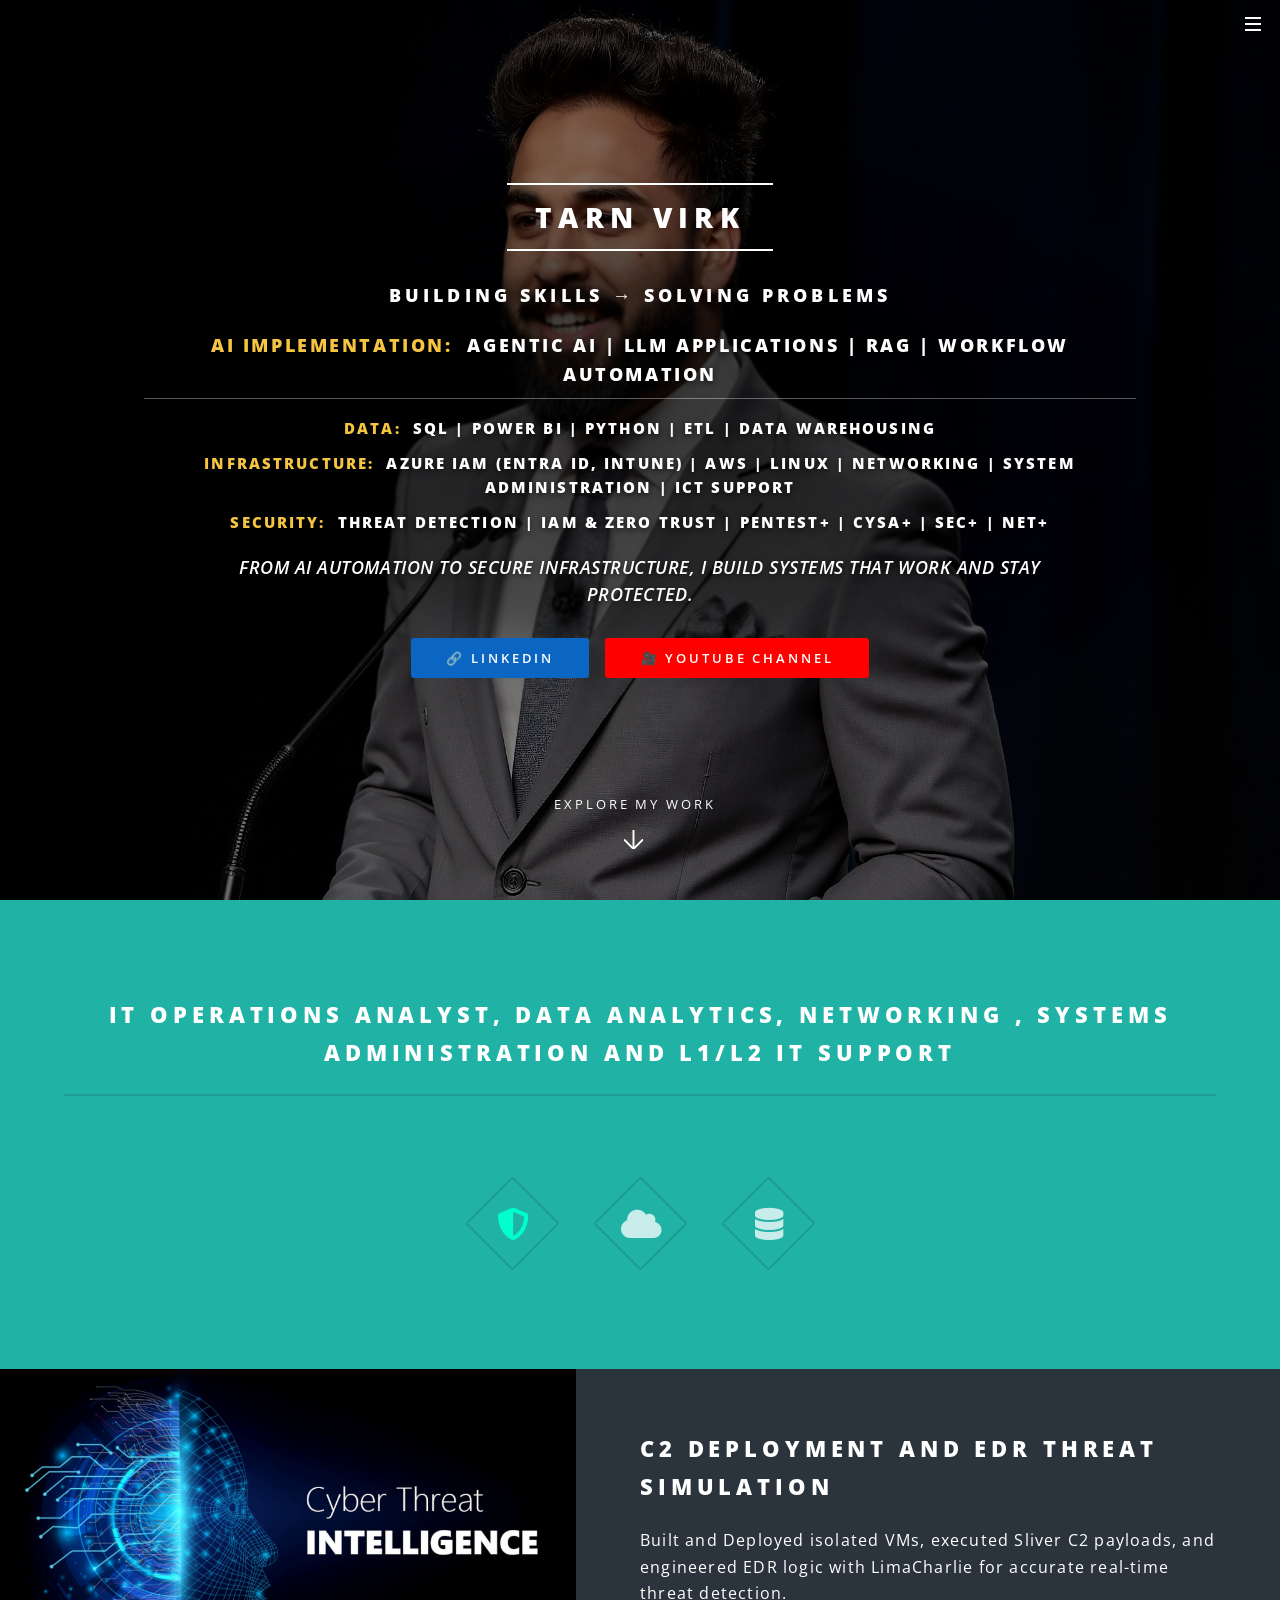
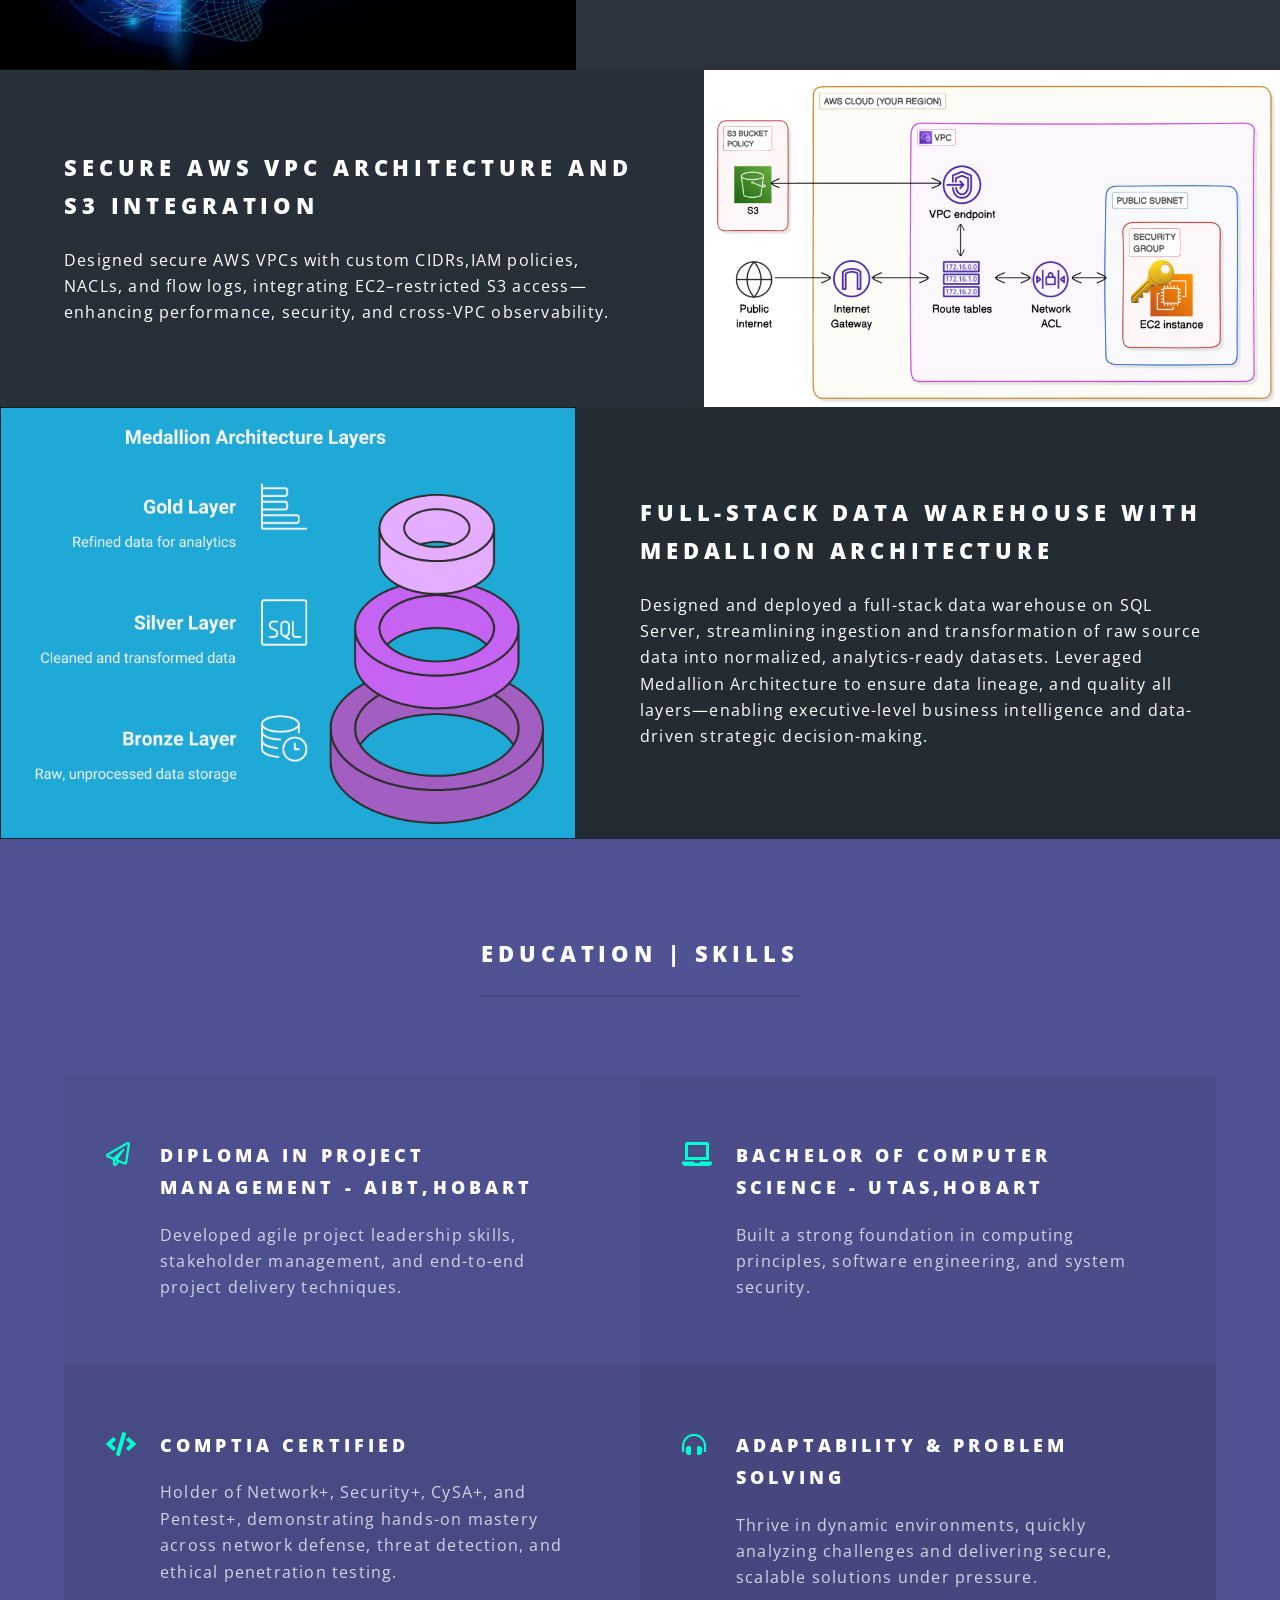
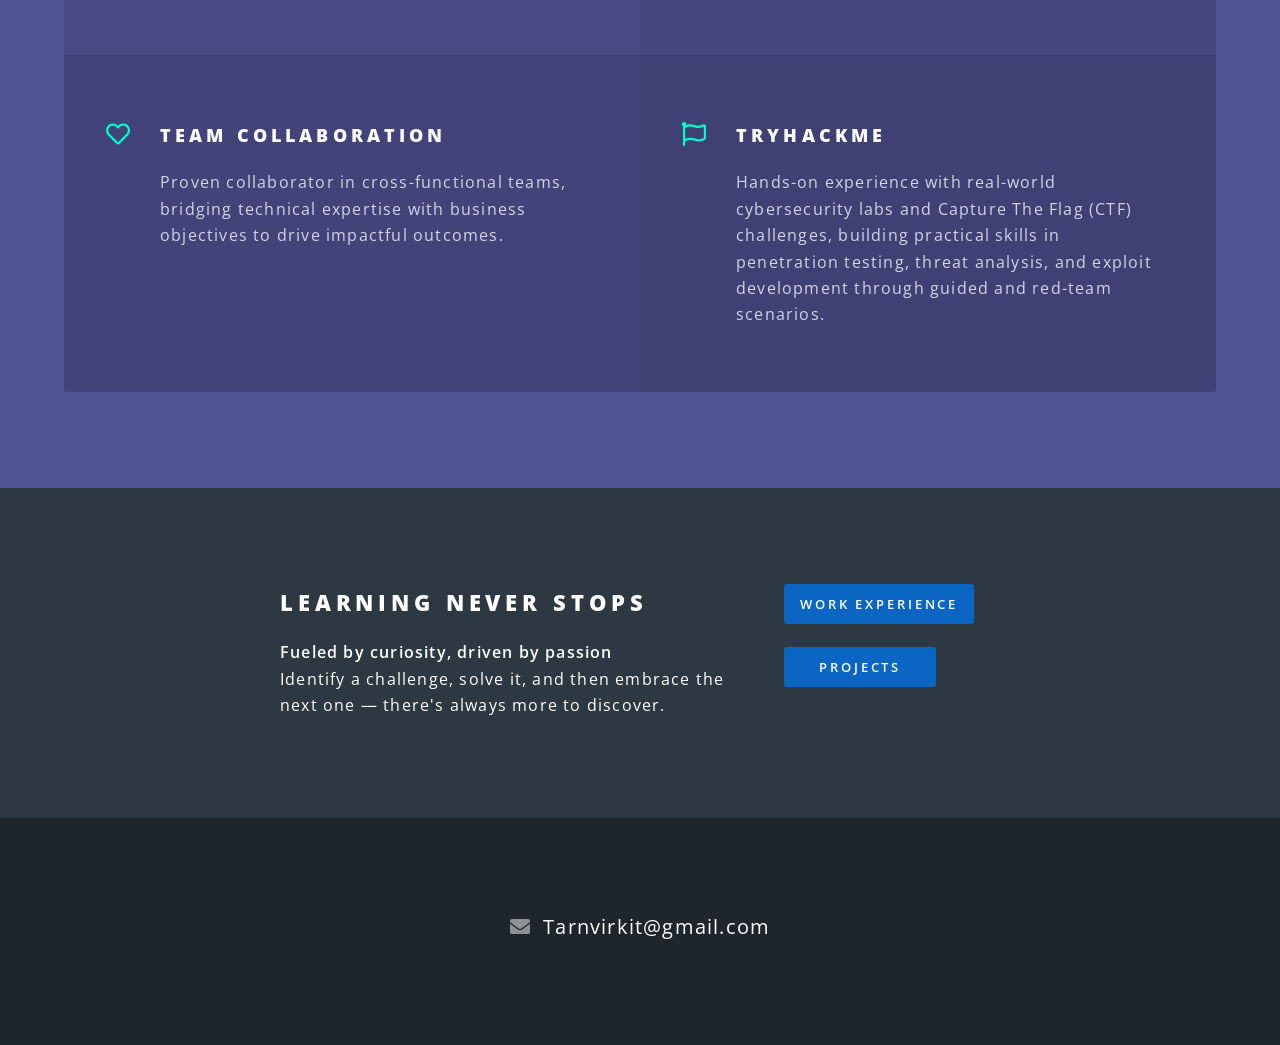
<file: index.html>
<!DOCTYPE HTML>

<html>
	<head>
		<title>Online Portfolio - Tarn Virk</title>
		<meta charset="utf-8" />
		<meta name="viewport" content="width=device-width, initial-scale=1, user-scalable=no" />
		<link rel="stylesheet" href="assets/css/main.css" />
		<noscript><link rel="stylesheet" href="assets/css/noscript.css" /></noscript>
	</head>
	<body class="landing is-preload">

		<!-- Page Wrapper -->
			<div id="page-wrapper">

				<!-- Header -->
					<header id="header" class="alt">
						<h1><a href="index.html">Tarn Virk</a></h1>
						<nav id="nav">
							<ul>
								<li class="special">
									<a href="#menu" class="menuToggle" aria-label="Open menu"></a>
									<div id="menu">
										<ul>
											<li><a href="index.html">Home</a></li>
											<li><a href="Projects.html">Projects</a></li>
											<li><a href="Work_Experience.html">Work Experience</a></li>
										</ul>
									</div>
								</li>
							</ul>
						</nav>
					</header>

				<!-- Banner -->
				<section id="banner">
					<div class="inner">
						<h2>TARN VIRK</h2>
						<h3>Building skills → Solving problems</h3>
				
						<div class="skill-lines">
							<p class="ai-line"><span class="label">AI Implementation:</span> Agentic AI | LLM Applications | RAG | Workflow Automation</p>
							<p><span class="label">Data:</span> SQL | Power BI | Python | ETL | Data Warehousing</p>
							<p><span class="label">Infrastructure:</span> Azure IAM (Entra ID, Intune) | AWS | Linux | Networking | System Administration | ICT Support</p>
							<p><span class="label">Security:</span> Threat Detection | IAM & Zero Trust | Pentest+ | CySA+ | Sec+ | Net+</p>
						</div>
				
						<p class="hook">From AI automation to secure infrastructure, I build systems that work and stay protected.</p>
				
						<ul class="actions special">
							<li><a href="https://www.linkedin.com/in/tarnvirk/" target="_blank" rel="noopener noreferrer" class="button primary linkedin">🔗 LinkedIn</a></li>
							<li><a href="https://www.youtube.com/@De_Tech_ify_with_Tarn" target="_blank" rel="noopener noreferrer" class="button primary youtube">🎥 YouTube Channel</a></li>
						</ul>
					</div>
					<a href="#one" class="more scrolly">Explore my work</a>
				</section>

				<!-- One -->
					<section id="one" class="wrapper style1 special">
						<div class="inner">
							<header class="major">
								<h2>IT Operations Analyst, Data Analytics, Networking , Systems Administration and L1/L2 IT Support</h2>
							</header>
							<ul class="icons major">
								<li><span class="icon solid fa-shield-alt major style1"><span class="label">Security</span></span></li>
								<li><span class="icon solid fa-cloud major style4"><span class="label">Cloud</span></span></li>
								<li><span class="icon solid fa-database major style8"><span class="label">Database</span></span></li>
							</ul>
						</div>
					</section>

				<!-- Two -->
					<section id="two" class="wrapper alt style2">
						<section class="spotlight">
							<div class="image"><img src="images/pic01.jpg"  alt="" /></div><div class="content">
								<h2>C2 Deployment and EDR Threat Simulation	</h2>
								<p>Built and Deployed isolated VMs, executed Sliver C2 payloads, and engineered EDR logic with LimaCharlie for accurate real-time threat detection.</p>
							</div>
						</section>
						<section class="spotlight">
							<div class="image"><img src="images/pic02.jpg" alt="" /></div><div class="content">
								<h2>Secure AWS VPC Architecture and S3 Integration</h2>
								<p>Designed secure AWS VPCs with custom CIDRs,IAM policies, NACLs, and flow logs, integrating EC2–restricted S3 access—enhancing performance, security, and cross-VPC observability.</p>
							</div>
						</section>
						<section class="spotlight">
							<div class="image"><img src="images/pic03.jpg" alt="" /></div><div class="content">
								<h2>Full-Stack Data Warehouse with Medallion Architecture</h2>
								<p>Designed and deployed a full-stack data warehouse on SQL Server, streamlining ingestion and transformation of raw source data into normalized, analytics-ready datasets. 
									Leveraged Medallion Architecture to ensure 
									data lineage, and quality all layers—enabling executive-level business intelligence and data-driven strategic decision-making.</p>
							</div>
						</section>
					</section>

				<!-- Three -->
					<section id="three" class="wrapper style3 special">
						<div class="inner">
							<header class="major">
								<h2>EDUCATION | SKILLS</h2>
						
							</header>
							<ul class="features">
								<li class="icon fa-paper-plane">
									<h3>Diploma in Project Management - AIBT,Hobart</h3>
									<p>Developed agile project leadership skills, stakeholder management, and end-to-end project delivery techniques.</p>
								</li>
						
								<li class="icon solid fa-laptop">
									<h3>Bachelor of Computer Science - UTAS,Hobart</h3>
									<p>Built a strong foundation in computing principles, software engineering, and system security.</p>
								</li>
								<li class="icon solid fa-code">
									<h3>CompTIA Certified </h3>
									<p>Holder of Network+, Security+, CySA+, and Pentest+, demonstrating hands-on mastery across network defense, threat detection, and ethical penetration testing.</p>
								</li>
								<li class="icon solid fa-headphones-alt">
									<h3>Adaptability & Problem Solving</h3>
									<p>Thrive in dynamic environments, quickly analyzing challenges and delivering secure, scalable solutions under pressure.</p>
								</li>
								<li class="icon fa-heart">
									<h3>Team Collaboration</h3>
									<p>Proven collaborator in cross-functional teams, bridging technical expertise with business objectives to drive impactful outcomes.</p>
								</li>
								<li class="icon fa-flag">
									<h3>TryHackMe</h3>
									<p>Hands-on experience with real-world cybersecurity labs and Capture The Flag (CTF) challenges, building practical skills in penetration testing, threat analysis, and exploit development through guided and red-team scenarios.</p>
								</li>
							</ul>
						</div>
					</section>

				<!-- CTA -->
					<section id="cta" class="wrapper style4">
						<div class="inner">
							<header>
								<h2>Learning Never Stops  </h2>
								<p><b>Fueled by curiosity, driven by passion</b>  <br>
									Identify a challenge, solve it, and then embrace the next one — there's always more to discover.</p>
							</header>
							<ul class="actions stacked">
								<!-- <li><a href="Work_Experience.html" class="button fit primary">Work Experience</a></li>  -->
								<li><a href="Work_Experience.html" class="button primary linkedin" style="width: auto; padding: 0.01em 1.25em;">Work Experience</a></li>

								<li><a href="Projects.html" class="button primary linkedin">Projects</a></li>
							</ul>
						</div>
					</section>

				<!-- Footer -->
					<footer id="footer">

						<ul class="icons">
							<!-- <li>
							  <a href="tel:+1234567890" class="icon solid fa-phone">
								<span class="label">Phone</span>
							  </a>
							  &nbsp;+61 470378240
							</li> -->
							<li>
							  <a href="mailto:tarnvirkit@gmail.com" class="icon solid fa-envelope">
								<span class="label">Email</span>
							  </a>
							  &nbsp;Tarnvirkit@gmail.com
							</li>
						  </ul>
						  
					</footer>

			</div>

		<!-- Scripts -->
			<script src="assets/js/jquery.min.js"></script>
			<script src="assets/js/jquery.scrollex.min.js"></script>
			<script src="assets/js/jquery.scrolly.min.js"></script>
			<script src="assets/js/browser.min.js"></script>
			<script src="assets/js/breakpoints.min.js"></script>
			<script src="assets/js/util.js"></script>
			<script src="assets/js/main.js"></script>

	</body>
</html>
</file>
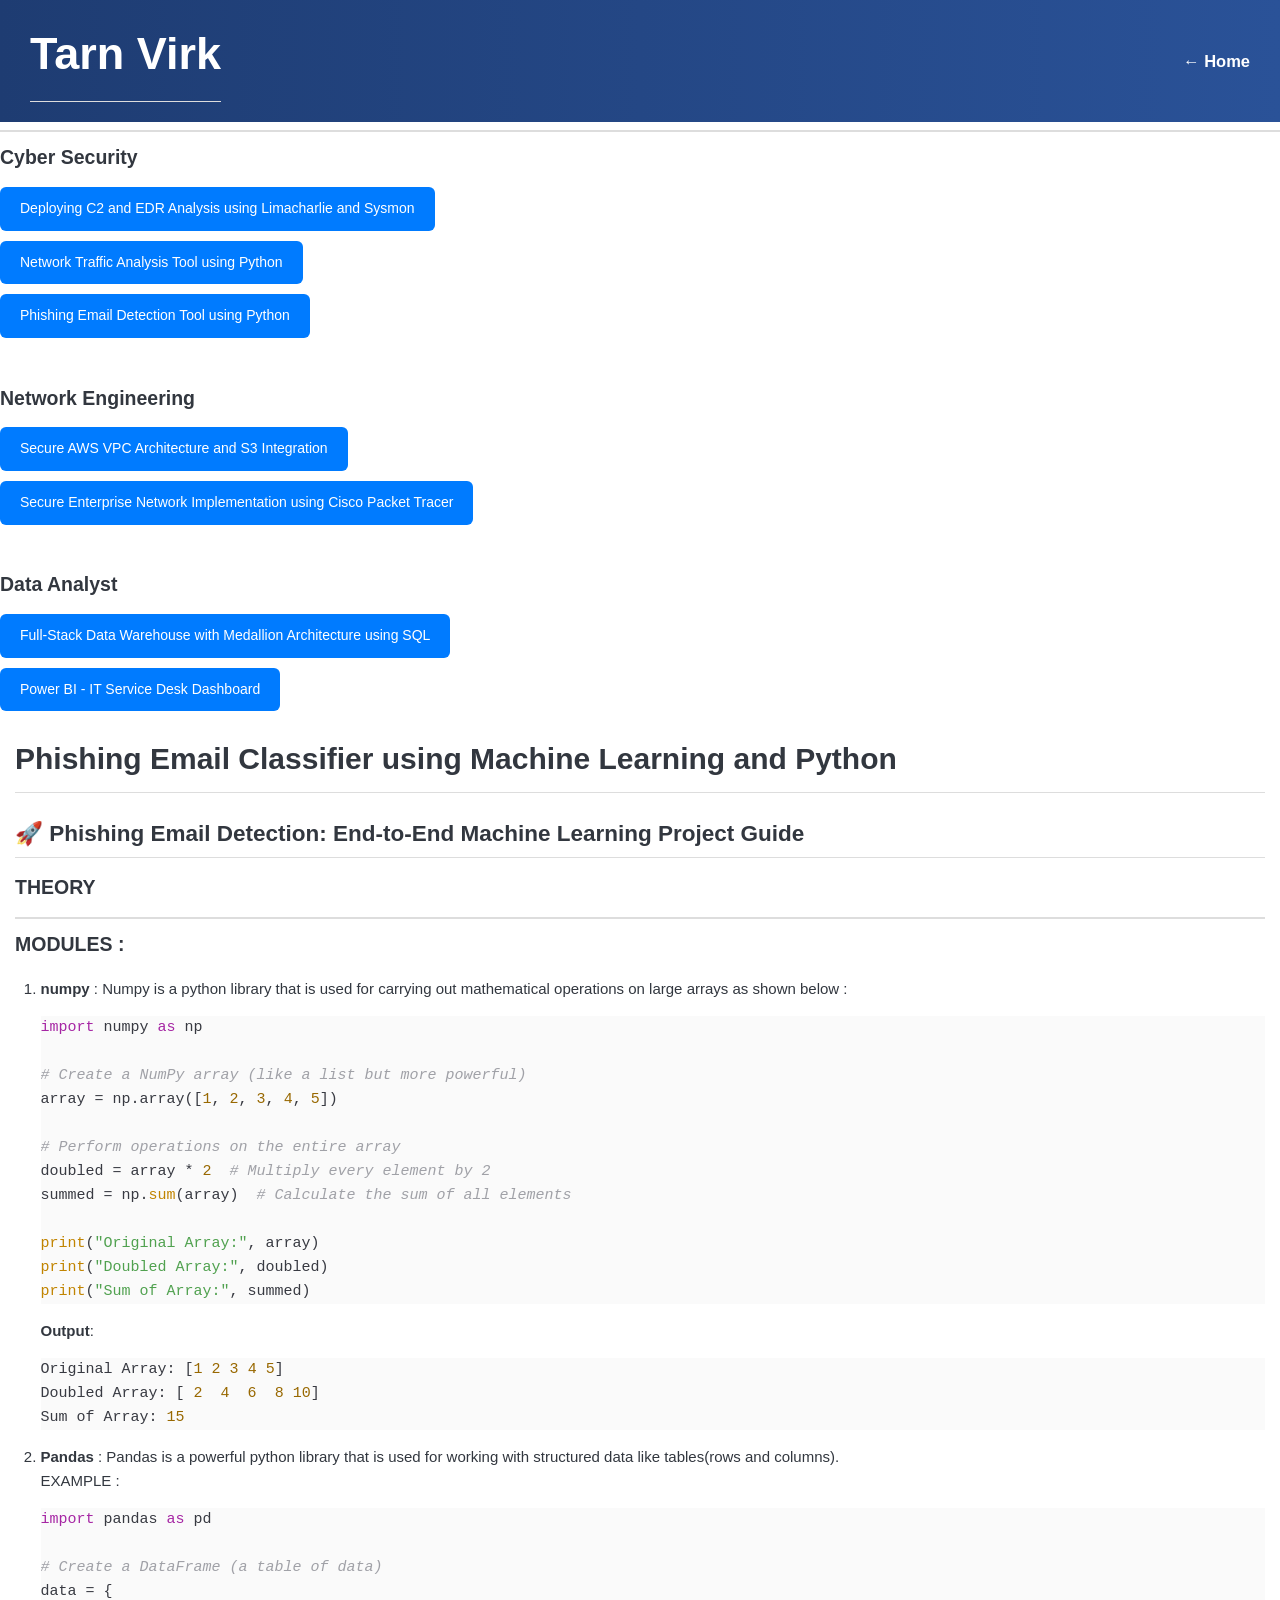
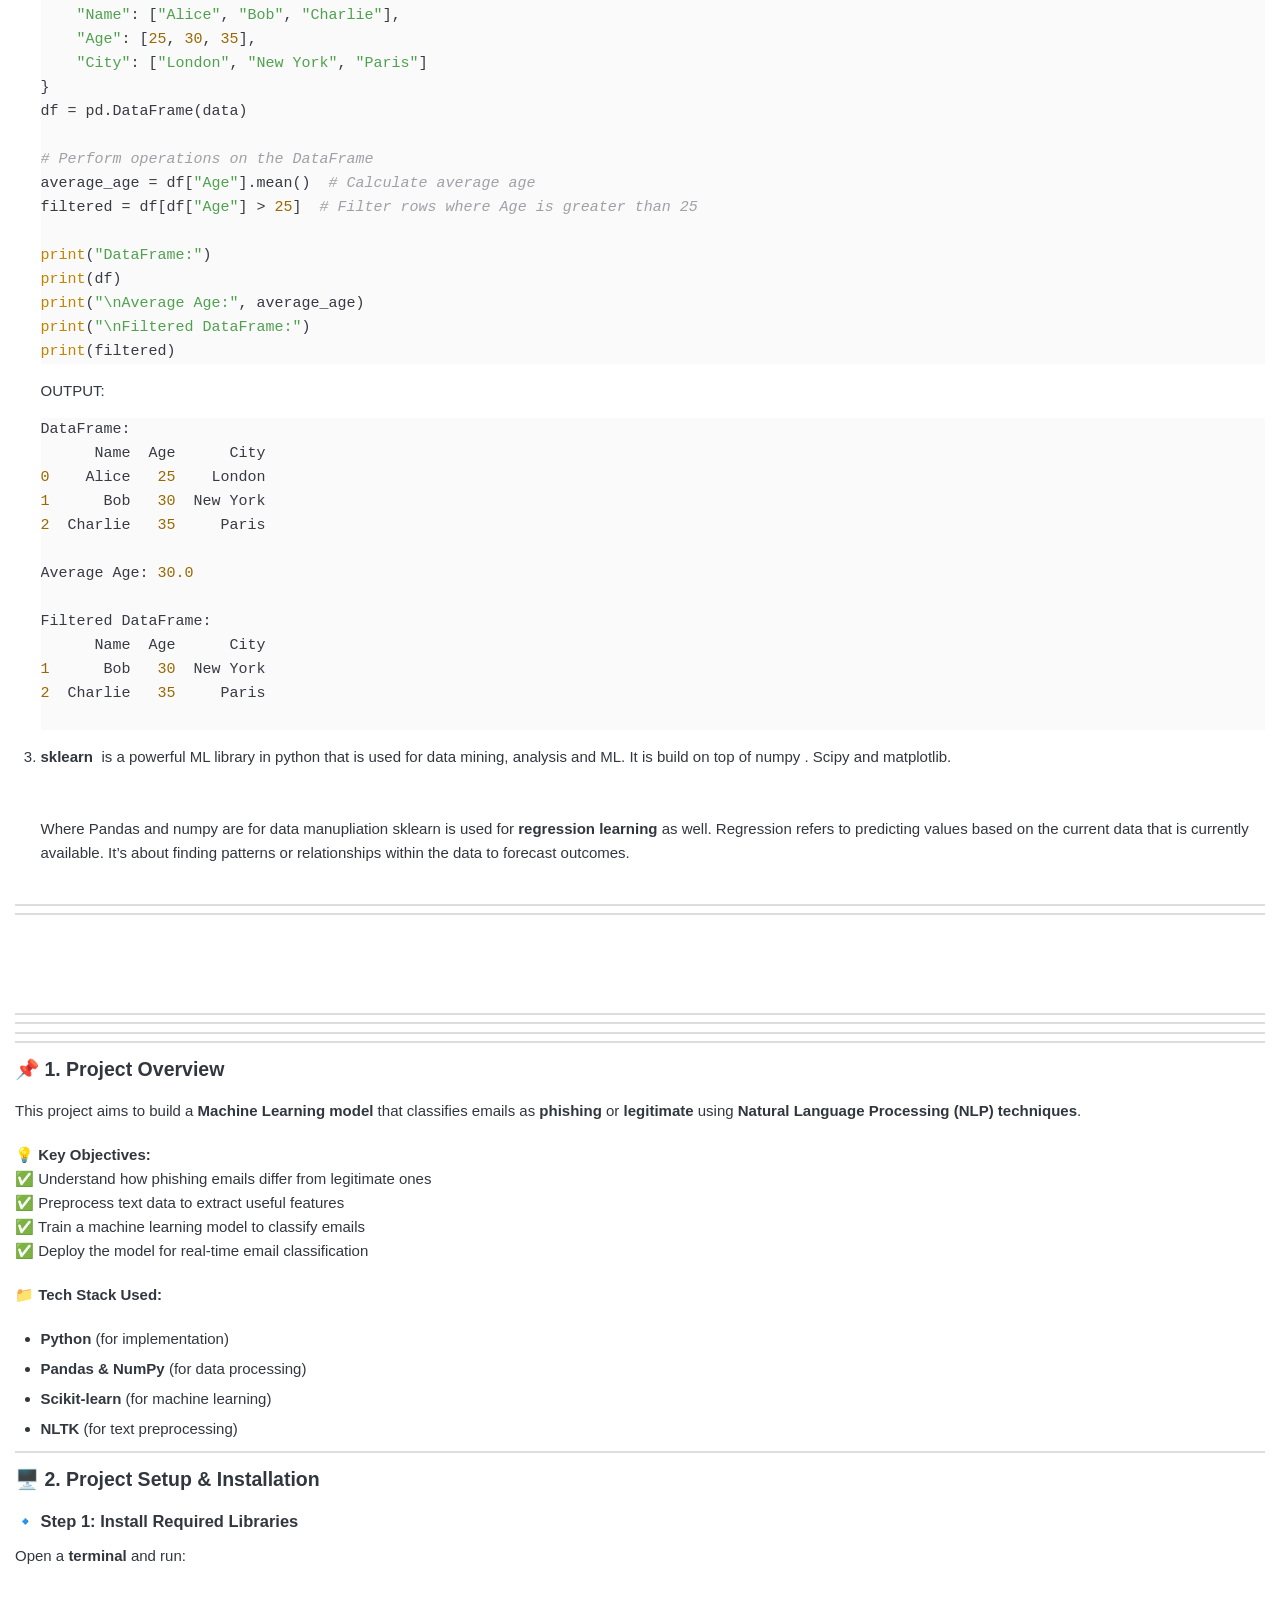
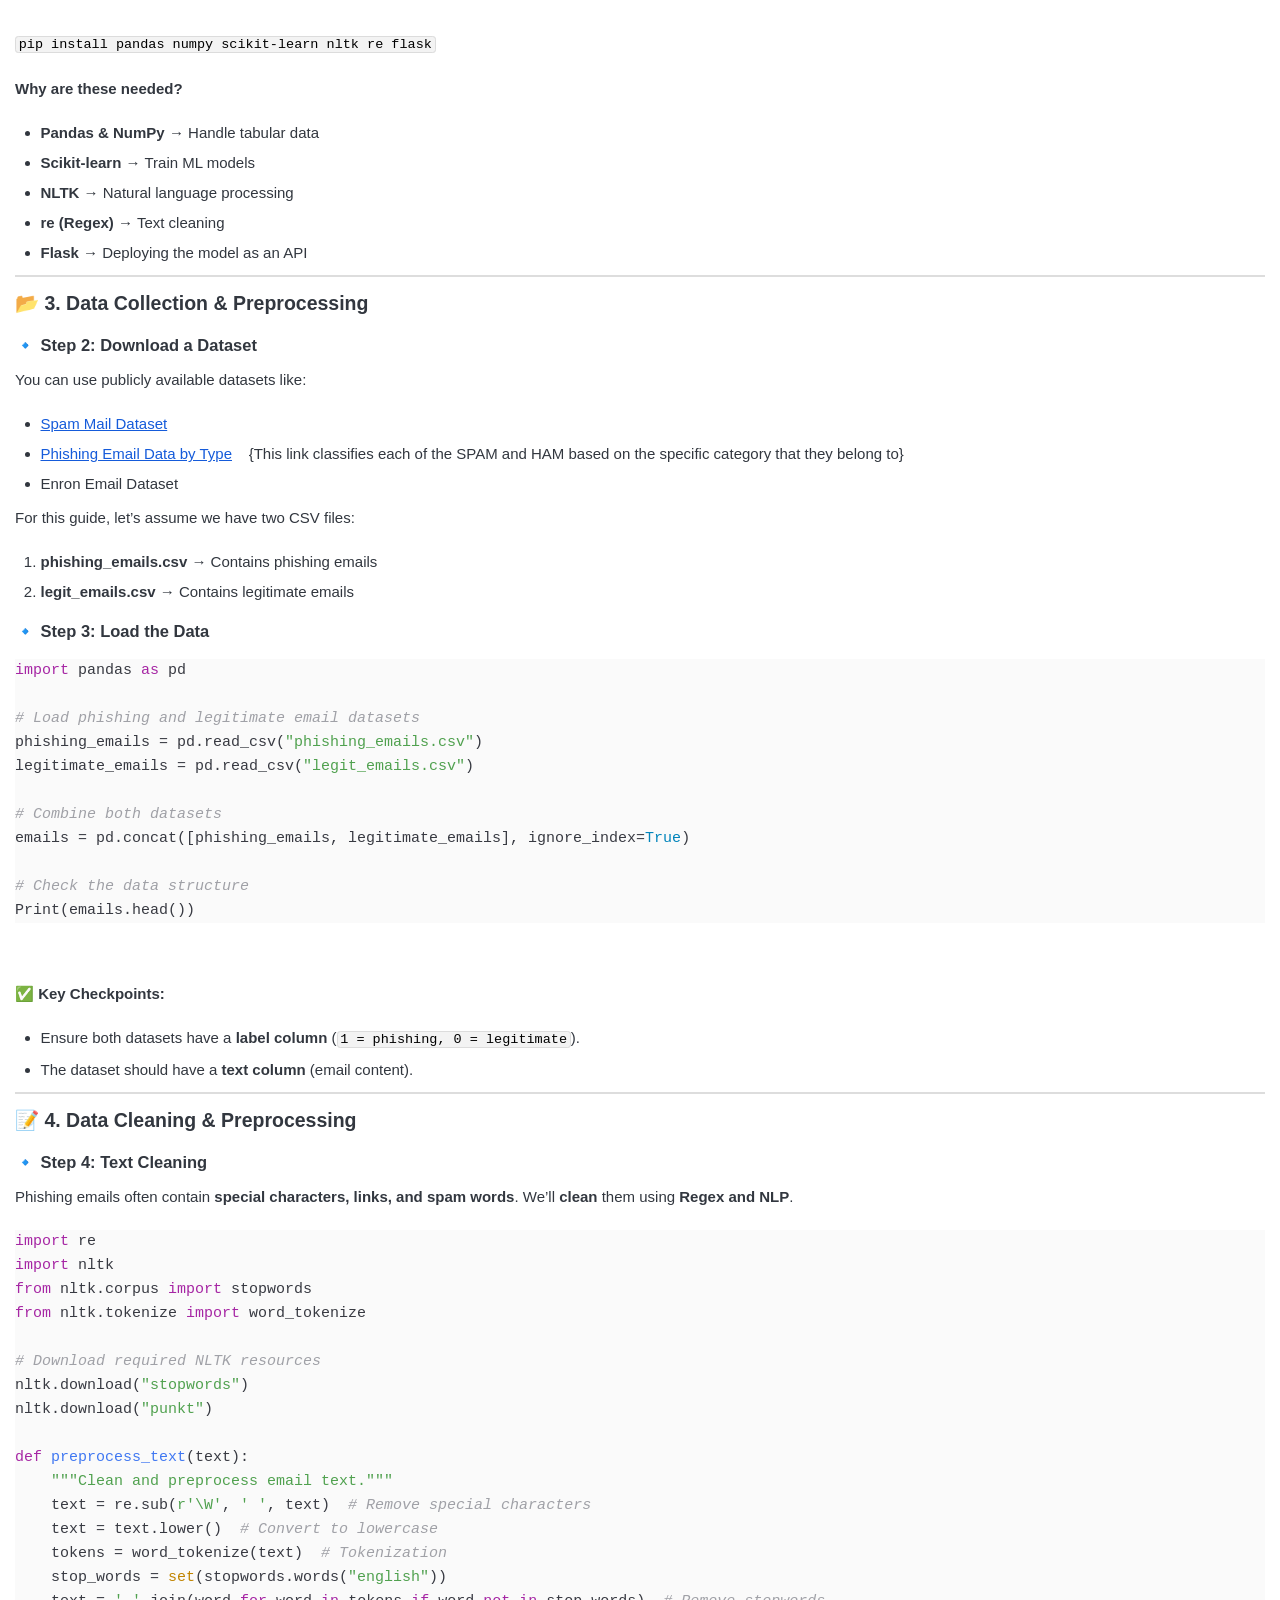
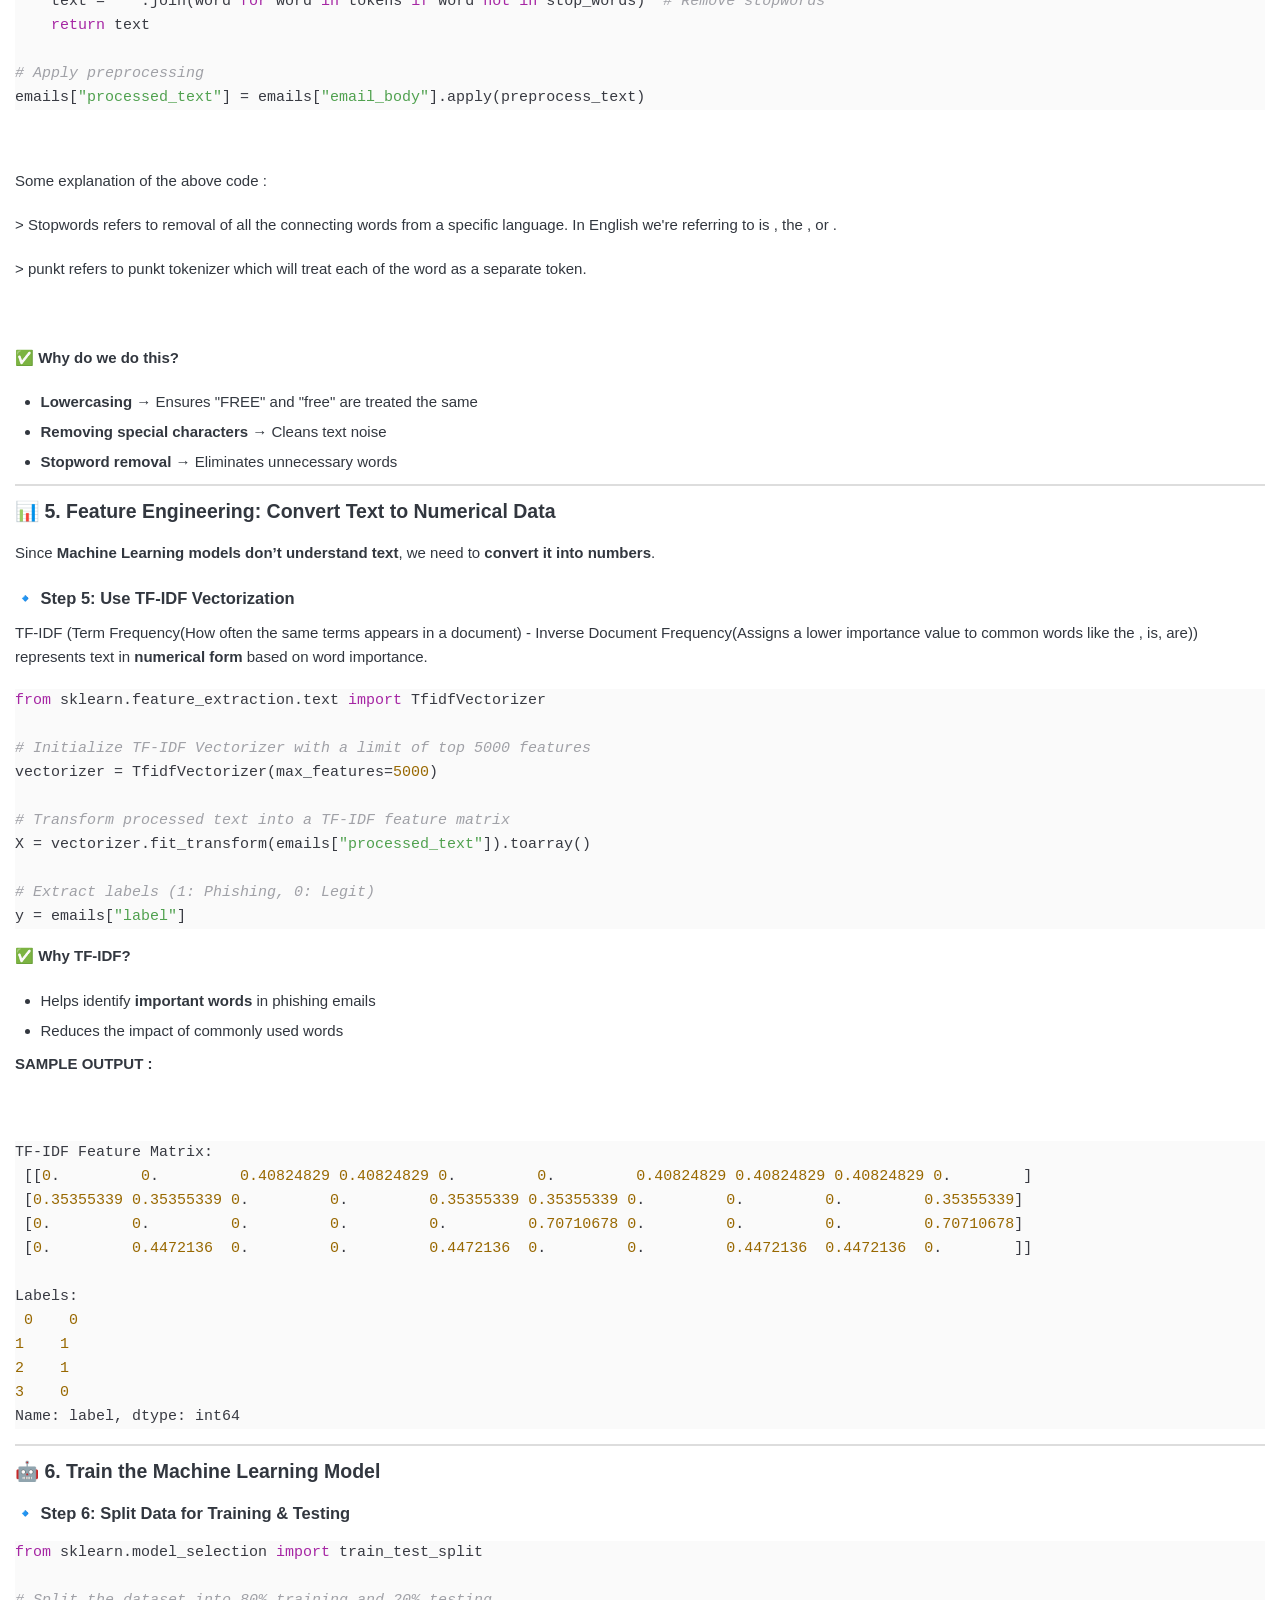
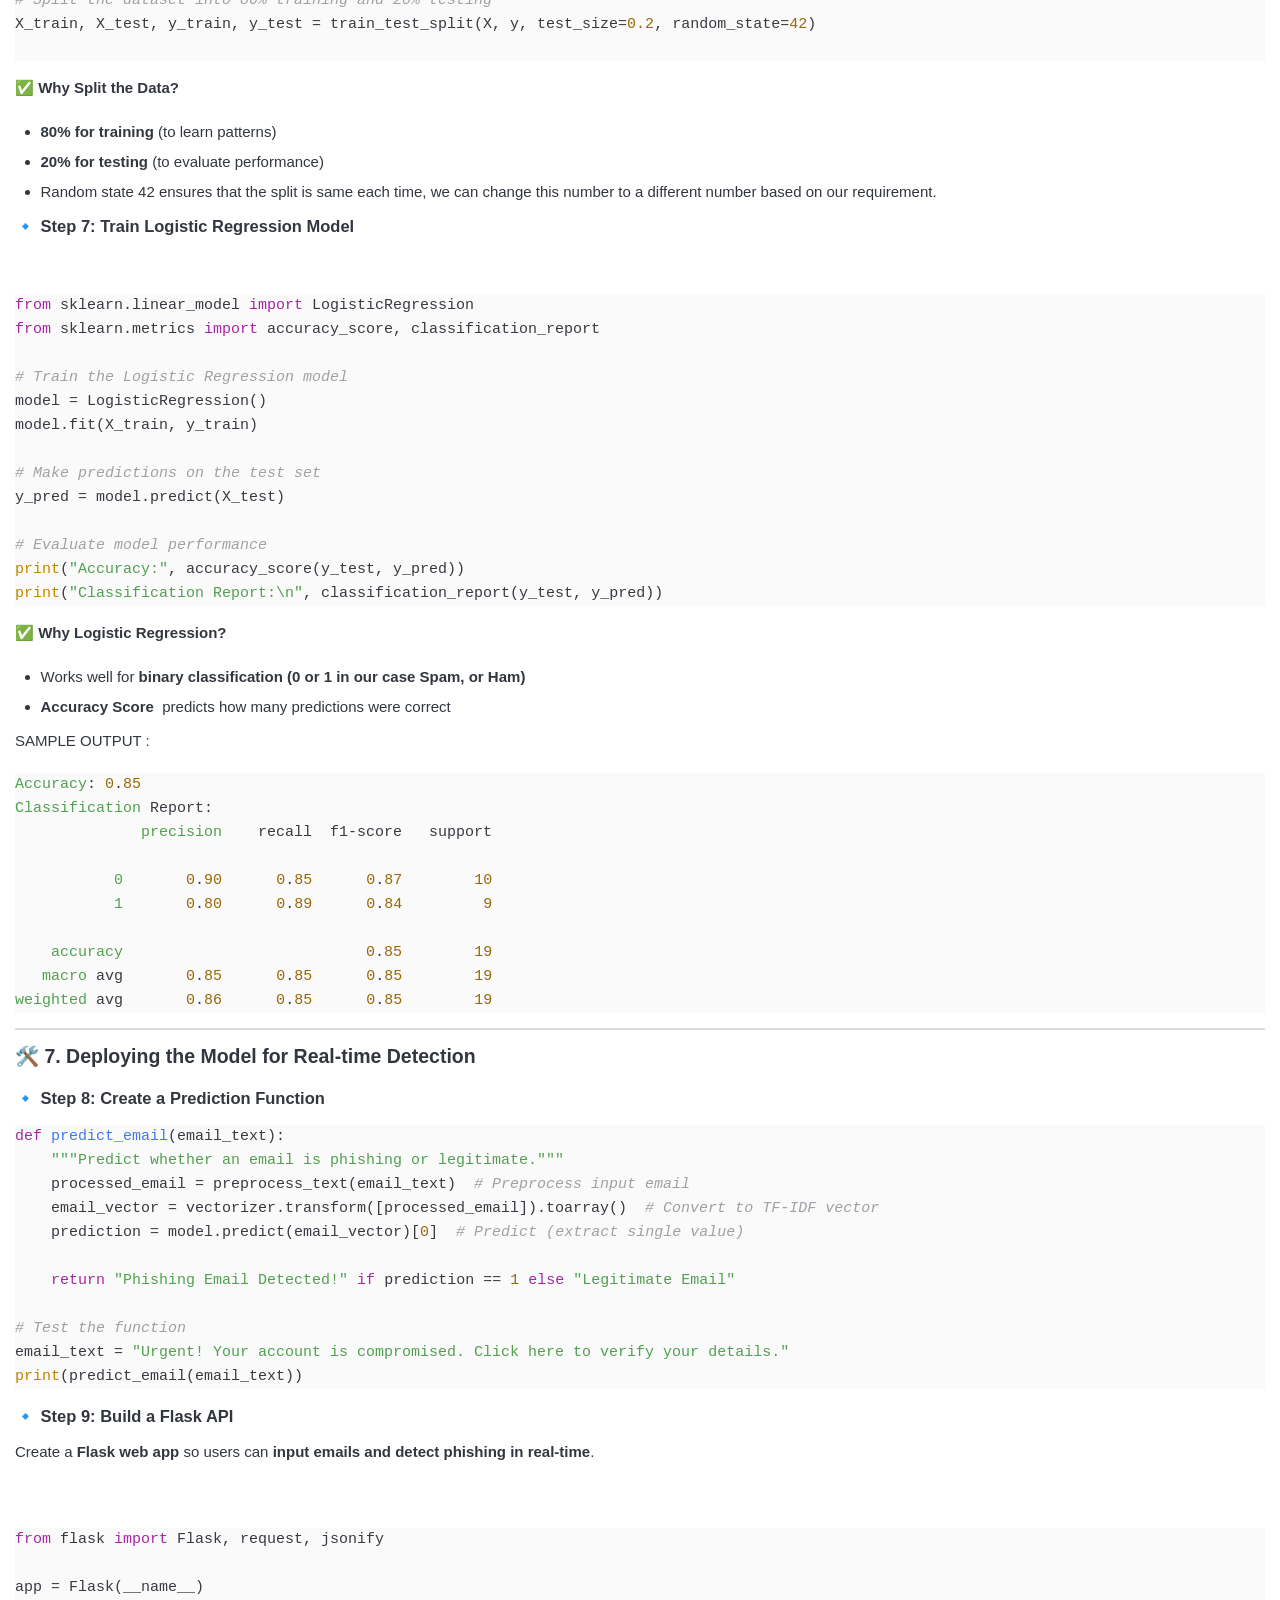
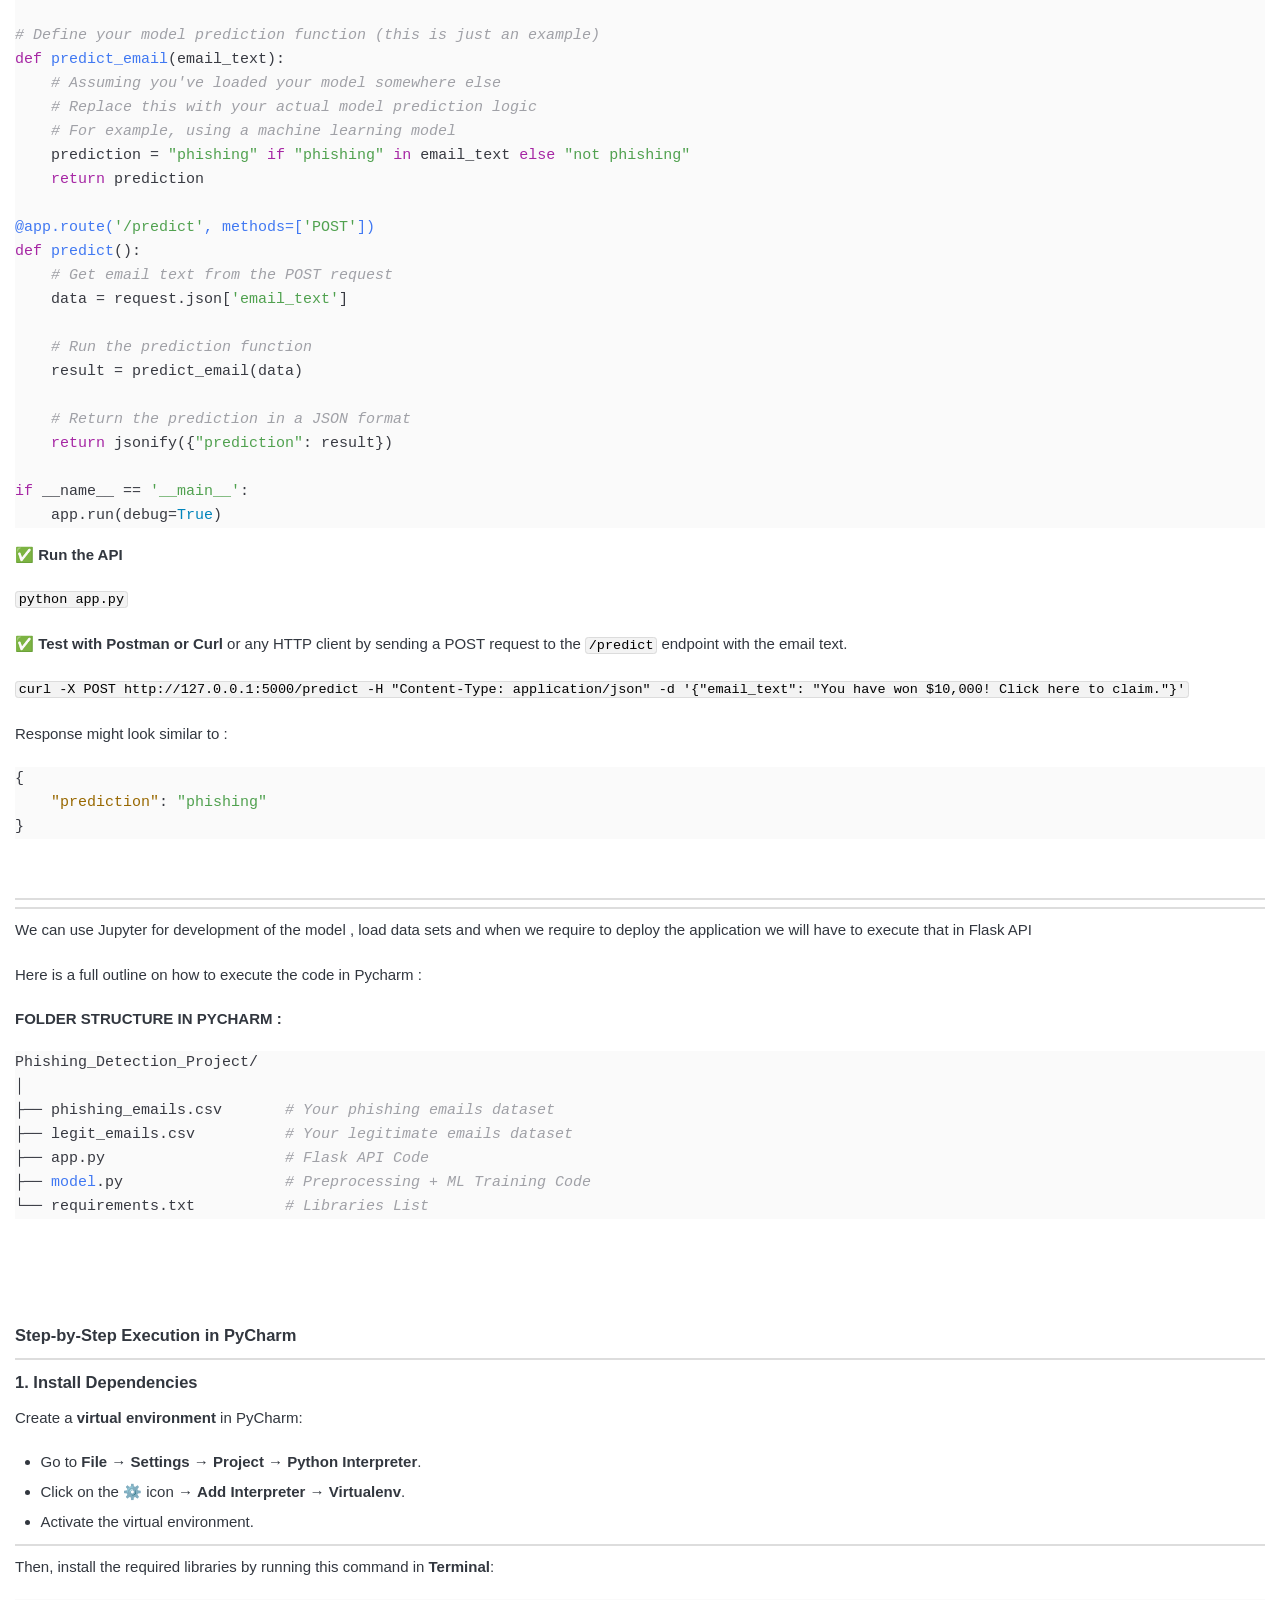
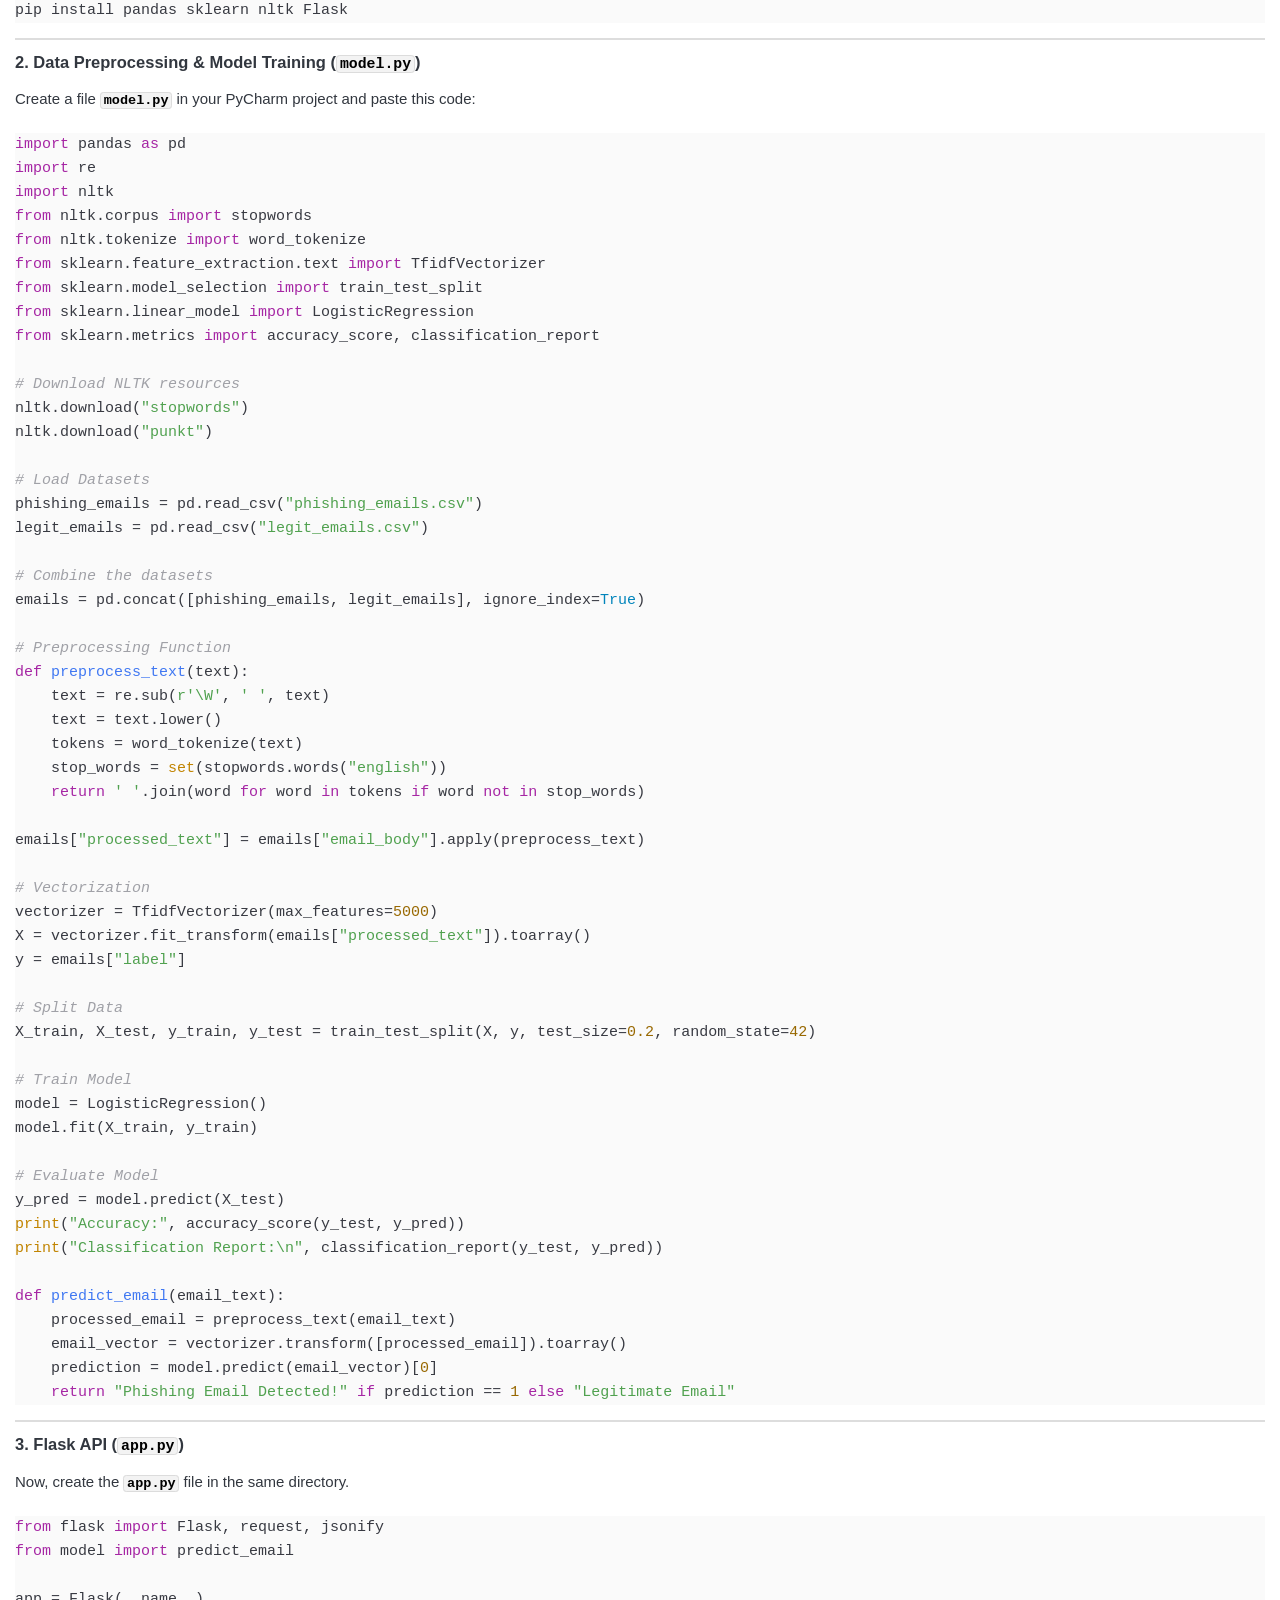
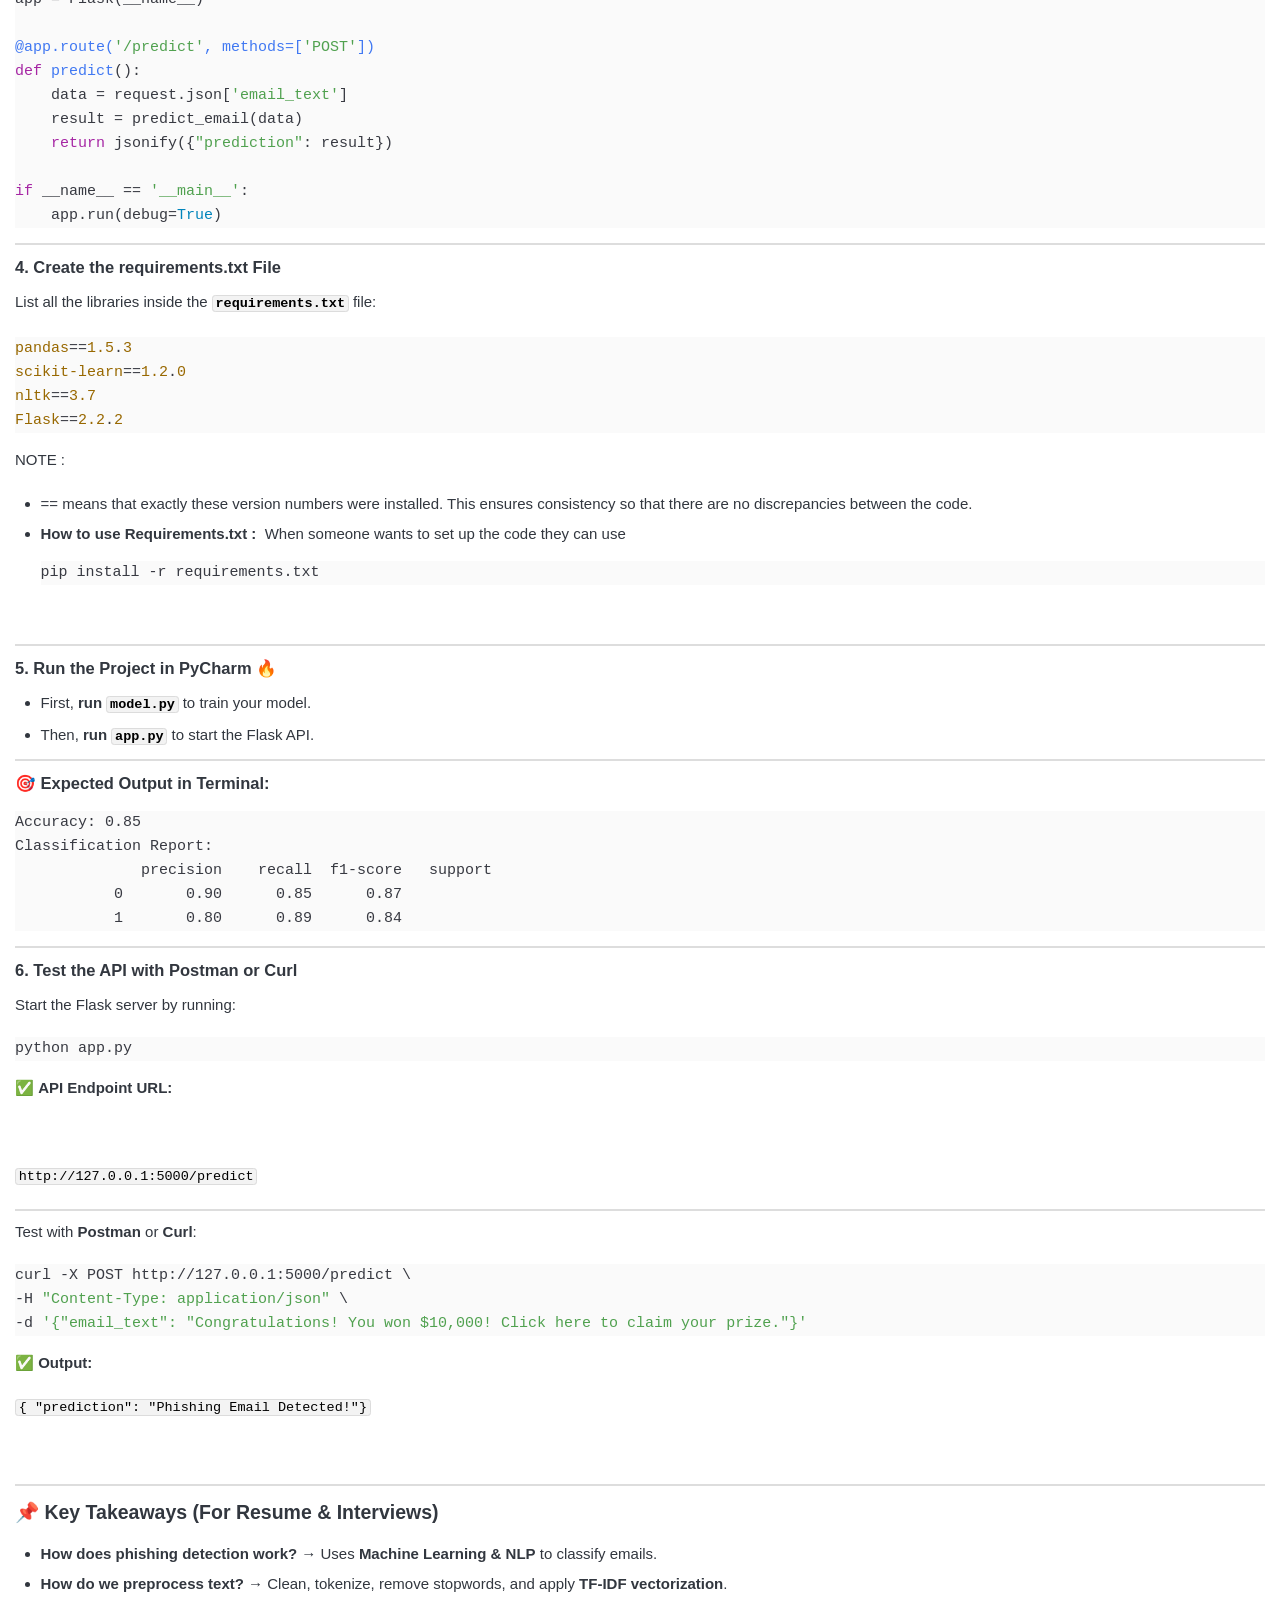
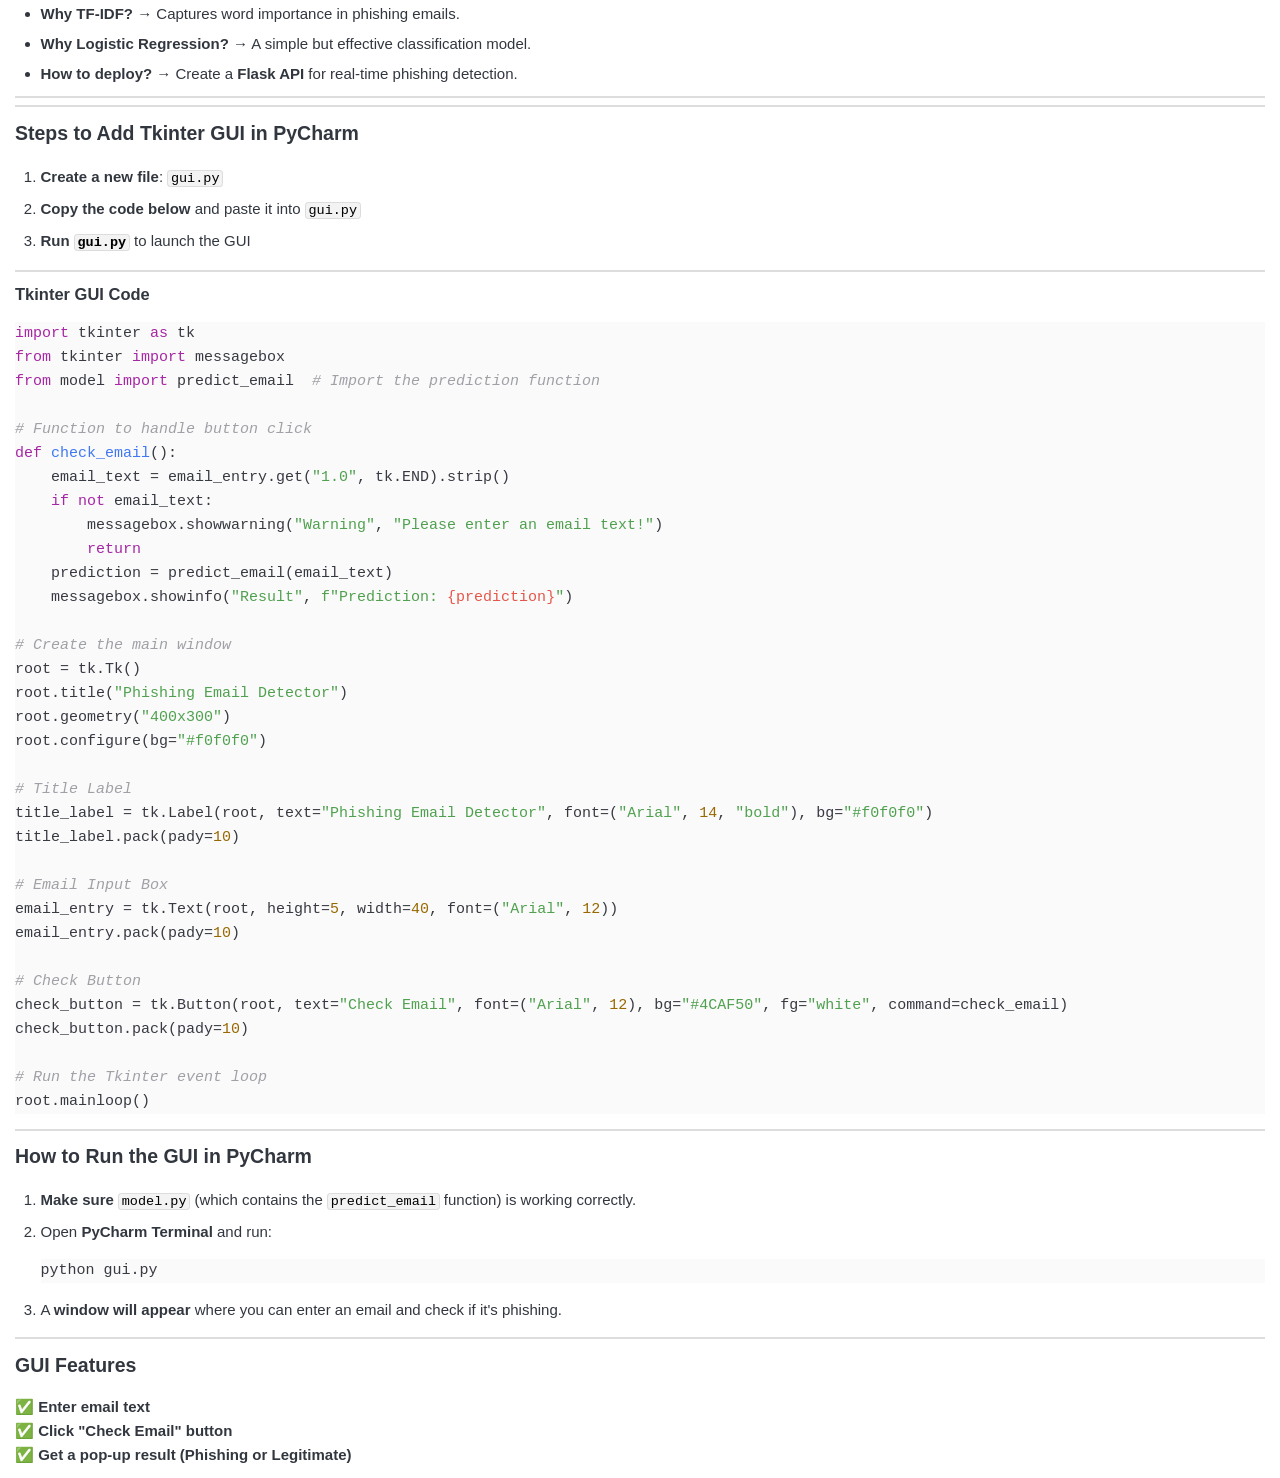
<file: Phishing-Email-Detection.html>
<html>
					<head>
		
							<div id="page-wrapper">
				 
								<!-- Header -->
								<header id="header" style="background: linear-gradient(to right, #1e3c72, #2a5298); padding: 20px 30px; display: flex; justify-content: space-between; align-items: center; color: white;">
									<h1 style="margin: 0; font-size: 3em;">
										<a href="index.html" style="color: white; text-decoration: none;">Tarn Virk</a>
									</h1>
									<nav id="nav">
										<div id="menu" class="special">
											<a href="index.html" style="color: white; text-decoration: none; font-size: 1.1em; font-weight: bold;">← Home</a>
										</div>
									</nav>
								</header>
				
							<!-- Main -->
							<article id="main">
						
								<section class="wrapper style5">
									<div class="inner">
				
										<hr />
										<h2>Cyber Security</h2>
				
										<style>
											.button {
												display: inline-flex;
												align-items: center;
												justify-content: center;
												padding: 12px 20px;
												line-height: 1.4;
												white-space: normal;
												max-width: 100%;
												text-align: center;
												vertical-align: middle;
												border: 1px solid #ccc;
												border-radius: 6px;
												font-size: 14px;
												font-family: sans-serif;
												text-decoration: none;
												color: #333;
												background-color: #f7f7f7;
												transition: background-color 0.3s ease, color 0.3s ease;
												margin-bottom: 10px;
											}
				
											.button:hover {
												background-color: #e2e2e2;
											}
				
											.button.primary {
												background-color: #007BFF;
												color: white;
												border: none;
											}
				
											.button.primary:hover {
												background-color: #0056b3;
											}
										</style>
				
										<!-- Cyber Security Projects -->
										<a href="C2-EDR.html" class="button primary">
											Deploying C2 and EDR Analysis using Limacharlie and Sysmon
										</a><br>
				
										<a href="Net-Traffic.html" class="button primary">
											Network Traffic Analysis Tool using Python
										</a><br>
				
										<a href="Phishing-Email-Detection.html" class="button primary">
											Phishing Email Detection Tool using Python
										</a><br>
				
										<br><h2>Network Engineering</h2>
										<a href="AWS-VPC.html" class="button primary">Secure AWS VPC Architecture and S3 Integration</a><br>
										<a href="Cisco-Enterprise.html" class="button primary">Secure Enterprise Network Implementation using Cisco Packet Tracer</a><br>
				
										<br><h2>Data Analyst</h2>
										<a href="SQL-Data-Warehouse.html" class="button primary">Full-Stack Data Warehouse with Medallion Architecture using SQL</a><br>
										<a href="Power-Bi-Service-Desk.html" class="button primary">Power BI - IT Service Desk Dashboard</a><br>
										
						<meta charset="UTF-8"/>
						<meta name="viewport" content="width=device-width, initial-scale=1"/>
						<style>.jsdraw--editButton {
  display: none;
  width: min-content;
  max-height: 50px;
  z-index: 1;
  opacity: 0.9;
  align-self: flex-end;
  justify-self: right;
}

.jsdraw--svgWrapper {
  display: inline-grid;
}

.jsdraw--svgWrapper > * {
  grid-row: 1;
  grid-column: 1;
}

.jsdraw--svgWrapper:hover .jsdraw--editButton,
.jsdraw--svgWrapper:focus .jsdraw--editButton,
.jsdraw--svgWrapper:focus-within .jsdraw--editButton,
.jsdraw--editButton:focus {
  display: block;
}</style><style>pre code.hljs {
  display: block;
  overflow-x: auto;
  padding: 1em;
}

code.hljs {
  padding: 3px 5px;
}

/*

Atom One Light by Daniel Gamage
Original One Light Syntax theme from https://github.com/atom/one-light-syntax

base:    #fafafa
mono-1:  #383a42
mono-2:  #686b77
mono-3:  #a0a1a7
hue-1:   #0184bb
hue-2:   #4078f2
hue-3:   #a626a4
hue-4:   #50a14f
hue-5:   #e45649
hue-5-2: #c91243
hue-6:   #986801
hue-6-2: #c18401

*/

.hljs {
  color: #383a42;
  background: #fafafa;
}

.hljs-comment,
.hljs-quote {
  color: #a0a1a7;
  font-style: italic;
}

.hljs-doctag,
.hljs-keyword,
.hljs-formula {
  color: #a626a4;
}

.hljs-section,
.hljs-name,
.hljs-selector-tag,
.hljs-deletion,
.hljs-subst {
  color: #e45649;
}

.hljs-literal {
  color: #0184bb;
}

.hljs-string,
.hljs-regexp,
.hljs-addition,
.hljs-attribute,
.hljs-meta .hljs-string {
  color: #50a14f;
}

.hljs-attr,
.hljs-variable,
.hljs-template-variable,
.hljs-type,
.hljs-selector-class,
.hljs-selector-attr,
.hljs-selector-pseudo,
.hljs-number {
  color: #986801;
}

.hljs-symbol,
.hljs-bullet,
.hljs-link,
.hljs-meta,
.hljs-selector-id,
.hljs-title {
  color: #4078f2;
}

.hljs-built_in,
.hljs-title.class_,
.hljs-class .hljs-title {
  color: #c18401;
}

.hljs-emphasis {
  font-style: italic;
}

.hljs-strong {
  font-weight: bold;
}

.hljs-link {
  text-decoration: underline;
}</style>
						<title>Phishing Email Classifier using Machine Learning and Python</title>
					</head>
					<body>
						<div class="exported-note"><div class="exported-note-title">Phishing Email Classifier using Machine Learning and Python</div>

<style>
		/* https://necolas.github.io/normalize.css/ */
		html{line-height:1.15;-ms-text-size-adjust:100%;-webkit-text-size-adjust:100%}body{margin:0}
		article,aside,footer,header,nav,section{display:block}h1{font-size:2em;margin:.67em 0}hr{box-sizing:content-box;height:0;overflow:visible}
		pre{font-family:monospace,monospace;font-size:1em}a{background-color:transparent;-webkit-text-decoration-skip:objects}
		b,strong{font-weight:bolder}small{font-size:80%}img{border-style:none}

		body {
			font-size: 15px;
			color: #32373F;
			word-wrap: break-word;
			line-height: 1.6em;
			background-color: #ffffff;
			font-family: 'Avenir Next', 'Avenir', 'Arial', sans-serif;
			padding-bottom: 0px;
			padding-top: 0px;
		}
		kbd {
			border: 1px solid rgb(220, 220, 220);
			box-shadow: inset 0 -1px 0 rgb(220, 220, 220);
			padding: 2px 4px;
			border-radius: 3px;
			background-color: rgb(243, 243, 243);
		}

		:root {
			--scrollbar-size: 7px;
		}

		::-webkit-scrollbar {
			width: var(--scrollbar-size);
			height: var(--scrollbar-size);
		}
		::-webkit-scrollbar-thumb {
			border-radius: calc(var(--scrollbar-size) / 2);
		}
		::-webkit-scrollbar-corner {
			background: none;
		}
		::-webkit-scrollbar-track {
			border: none;
		}
		::-webkit-scrollbar-thumb {
			background: rgba(100, 100, 100, 0.3); 
			border-radius: 5px;
		}
		::-webkit-scrollbar-track:hover {
			background: rgba(0, 0, 0, 0.1); 
		}
		::-webkit-scrollbar-thumb:hover {
			background: rgba(100, 100, 100, 0.7); 
		}

		

		/* Remove top padding and margin from first child so that top of rendered text is aligned to top of text editor text */

		#rendered-md > h1:first-child,
		#rendered-md > h2:first-child,
		#rendered-md > h3:first-child,
		#rendered-md > h4:first-child,
		#rendered-md > ul:first-child,
		#rendered-md > ol:first-child,
		#rendered-md > table:first-child,
		#rendered-md > blockquote:first-child,
		#rendered-md > img:first-child,
		#rendered-md > p:first-child {
			margin-top: 0;
			padding-top: 0;
		}
		
		p, h1, h2, h3, h4, h5, h6, ul, table {
			margin-top: .6em;
			margin-bottom: 1.35em;

			/*
				Adds support for RTL text in the note body. It automatically detects the direction using the content.
				Issue: https://github.com/laurent22/joplin/issues/3991
			*/
			unicode-bidi: plaintext;
		}

		h1, h2, h3, h4, h5, h6, ul, table {
			margin-bottom: 0.65em;
		}

		h1, h2, h3, h4, h5, h6 {
			line-height: 1.5em;
		}
		h1 {
			font-size: 1.5em;
			font-weight: bold;
			border-bottom: 1px solid #dddddd;
			padding-bottom: .3em;
		}
		h2 {
			font-size: 1.3em;
			font-weight: bold;
			padding-bottom: .1em; */
		}
		h3 {
			font-size: 1.1em;
			font-weight: bold;
		}
		h4, h5, h6 {
			font-size: 1em;
			font-weight: bold;
		}

		.exported-note-title {
			font-size: 2em;
			font-weight: bold;
			margin-bottom: 0.8em;
			line-height: 1.5em;
			padding-bottom: .35em;
			border-bottom: 1px solid #dddddd;
		}

		a {
			color: #155BDA;
		}
		ul, ol {
			padding-left: 0;
			margin-left: 1.7em;
		}
		li {
			margin-bottom: .4em;
		}
		li p {
			margin-top: 0.2em;
			margin-bottom: 0;
		}

		.resource-icon {
			display: inline-block;
			position: relative;
			top: 0.3em;
			text-decoration: none;
			width: 1.2em;
			height: 1.4em;
			margin-right: 0.4em;
			background-color:  #155BDA;
		}
    /* These icons are obtained from the wonderful ForkAwesome project by copying the src svgs 
     * into the css classes below.
     * svgs are obtained from https://github.com/ForkAwesome/Fork-Awesome/tree/master/src/icons/svg
     * instead of the svg width, height property you must use a viewbox here, 0 0 1536 1792 is typically the actual size of the icon
     * each line begins with the pre-amble -webkit-mask: url("data:image/svg+xml;utf8,
     * and of course finishes with ");
     * to prevent artifacts it is also necessary to include -webkit-mask-repeat: no-repeat;
     * on the following line
     * */
		.fa-joplin {
			/* Awesome Font file */
			-webkit-mask: url("data:image/svg+xml;utf8,<svg viewBox='0 0 1536 1792' xmlns='http://www.w3.org/2000/svg'><path d='M373.834 128C168.227 128 0 296.223 0 501.834v788.336C0 1495.778 168.227 1664 373.834 1664h788.336c205.608 0 373.83-168.222 373.83-373.83V501.834C1536 296.224 1367.778 128 1162.17 128zm397.222 205.431h417.424a7.132 7.132 0 0 1 7.132 7.133v132.552c0 4.461-3.619 8.073-8.077 8.073h-57.23c-24.168 0-43.768 19.338-44.284 43.374v2.377h-.017v136.191h-.053l-.466 509.375c-5.02 77.667-39.222 149.056-96.324 201.046-60.28 54.834-141.948 85.017-229.962 85.017-12.45 0-25.208-.61-37.907-1.785-92.157-8.682-181.494-48.601-251.662-112.438-71.99-65.517-117.147-150.03-127.164-238-11.226-98.763 23.42-192.783 95.045-257.937 81.99-74.637 198.185-101.768 316.613-75.704 5.574 1.227 9.55 6.282 9.55 11.997v199.52c-.199 2.625-1.481 6.599-8.183 2.896-.663-.365-1.194-.511-1.653-.531-21.987-10.587-45.159-17.57-68.559-19.916-.38-.04-.757-.124-1.138-.163-.537-.048-1.034-.033-1.556-.075-4.13-.354-8.183-.517-12.203-.58-.87-.011-1.771-.127-2.641-.127-.486 0-.951.05-1.437.057-1.464.011-2.886.115-4.33.163-2.76.102-5.497.211-8.182.448-.273.024-.547.07-.835.097-25.509 2.4-47.864 11.104-65.012 25.47-.954.802-1.974 1.53-2.9 2.36a1.34 1.34 0 0 1-.168.146c-23.96 21.8-34.881 53.872-30.726 90.316 4.62 40.737 26.94 81.156 62.841 113.823 35.908 32.67 80.335 52.977 125.113 57.186 35.118 3.36 66.547-3.919 89.899-20.461a97.255 97.255 0 0 0 9.365-7.501c2.925-2.661 5.569-5.5 8.086-8.416.3-.348.672-.673.975-1.024 8.253-9.864 14.222-21.067 17.996-33.148.639-2.034 1.051-4.148 1.564-6.227.381-1.563.81-3.106 1.112-4.693.555-2.784.923-5.632 1.253-8.49.086-.709.183-1.414.237-2.128.492-4.893.693-9.858.55-14.91h.013V521.623c-2.01-22.626-20.78-40.434-43.928-40.434h-57.23a8.071 8.071 0 0 1-8.077-8.073V340.564a7.132 7.132 0 0 1 7.136-7.133z'/></svg>");
		}
		.fa-file-image {
			-webkit-mask: url("data:image/svg+xml;utf8,<svg viewBox='0 0 1536 1792' xmlns='http://www.w3.org/2000/svg'><path d='M1468 380c37 37 68 111 68 164v1152c0 53-43 96-96 96H96c-53 0-96-43-96-96V96C0 43 43 0 96 0h896c53 0 127 31 164 68zm-444-244v376h376c-6-17-15-34-22-41l-313-313c-7-7-24-16-41-22zm384 1528V640H992c-53 0-96-43-96-96V128H128v1536h1280zm-128-448v320H256v-192l192-192 128 128 384-384zm-832-192c-106 0-192-86-192-192s86-192 192-192 192 86 192 192-86 192-192 192z'/></svg>");
      -webkit-mask-repeat: no-repeat;
		}
		.fa-file-pdf {
			-webkit-mask: url("data:image/svg+xml;utf8,<svg viewBox='0 0 1536 1792' xmlns='http://www.w3.org/2000/svg'><path d='M1468 380c37 37 68 111 68 164v1152c0 53-43 96-96 96H96c-53 0-96-43-96-96V96C0 43 43 0 96 0h896c53 0 127 31 164 68zm-444-244v376h376c-6-17-15-34-22-41l-313-313c-7-7-24-16-41-22zm384 1528V640H992c-53 0-96-43-96-96V128H128v1536h1280zm-514-593c25 20 53 38 84 56 42-5 81-7 117-7 67 0 152 8 177 49 7 10 13 28 2 52-1 1-2 3-3 4v1c-3 18-18 38-71 38-64 0-161-29-245-73-139 15-285 46-392 83-103 176-182 262-242 262-10 0-19-2-28-7l-24-12c-3-1-4-3-6-5-5-5-9-16-6-36 10-46 64-123 188-188 8-5 18-2 23 6 1 1 2 3 2 4 31-51 67-116 107-197 45-90 80-178 104-262-32-109-42-221-24-287 7-25 22-40 42-40h22c15 0 27 5 35 15 12 14 15 36 9 68-1 3-2 6-4 8 1 3 1 5 1 8v30c-1 63-2 123-14 192 35 105 87 190 146 238zm-576 411c30-14 73-57 137-158-75 58-122 124-137 158zm398-920c-10 28-10 76-2 132 3-16 5-31 7-44 2-17 5-31 7-43 1-3 2-5 4-8-1-1-1-3-2-5-1-18-7-29-13-36 0 2-1 3-1 4zm-124 661c88-35 186-63 284-81-10-8-20-15-29-23-49-43-93-103-127-176-19 61-47 126-83 197-15 28-30 56-45 83zm646-16c-5-5-31-24-140-24 49 18 94 28 124 28 9 0 14 0 18-1 0-1-1-2-2-3z'/></svg>");
      -webkit-mask-repeat: no-repeat;
		}
		.fa-file-word {
			-webkit-mask: url("data:image/svg+xml;utf8,<svg viewBox='0 0 1536 1792' xmlns='http://www.w3.org/2000/svg'><path d='M1468 380c37 37 68 111 68 164v1152c0 53-43 96-96 96H96c-53 0-96-43-96-96V96C0 43 43 0 96 0h896c53 0 127 31 164 68zm-444-244v376h376c-6-17-15-34-22-41l-313-313c-7-7-24-16-41-22zm384 1528V640H992c-53 0-96-43-96-96V128H128v1536h1280zM233 768v107h70l164 661h159l128-485c5-15 8-30 10-46 1-8 2-16 2-24h4l3 24c3 14 4 30 9 46l128 485h159l164-661h70V768h-300v107h90l-99 438c-4 16-6 33-7 46l-2 21h-4c0-6-2-14-3-21-3-13-5-30-9-46L825 768H711l-144 545c-4 16-5 33-8 46l-4 21h-4l-2-21c-1-13-3-30-7-46l-99-438h90V768H233z'/></svg>");
      -webkit-mask-repeat: no-repeat;
		}
		.fa-file-powerpoint {
			-webkit-mask: url("data:image/svg+xml;utf8,<svg viewBox='0 0 1536 1792' xmlns='http://www.w3.org/2000/svg'><path d='M1468 380c37 37 68 111 68 164v1152c0 53-43 96-96 96H96c-53 0-96-43-96-96V96C0 43 43 0 96 0h896c53 0 127 31 164 68zm-444-244v376h376c-6-17-15-34-22-41l-313-313c-7-7-24-16-41-22zm384 1528V640H992c-53 0-96-43-96-96V128H128v1536h1280zm-992-234v106h327v-106h-93v-167h137c43 0 82-2 118-15 90-31 146-124 146-233s-54-193-137-228c-38-15-84-19-130-19H416v107h92v555h-92zm353-280H650V882h120c35 0 62 6 83 18 36 21 56 62 56 115 0 56-20 99-62 120-21 10-47 15-78 15z'/></svg>");
      -webkit-mask-repeat: no-repeat;
		}
		.fa-file-excel {
			-webkit-mask: url("data:image/svg+xml;utf8,<svg viewBox='0 0 1536 1792' xmlns='http://www.w3.org/2000/svg'><path d='M1468 380c37 37 68 111 68 164v1152c0 53-43 96-96 96H96c-53 0-96-43-96-96V96C0 43 43 0 96 0h896c53 0 127 31 164 68zm-444-244v376h376c-6-17-15-34-22-41l-313-313c-7-7-24-16-41-22zm384 1528V640H992c-53 0-96-43-96-96V128H128v1536h1280zm-979-234v106h281v-106h-75l103-161c12-19 18-34 21-34h2c1 4 3 7 5 10 4 8 10 14 17 24l107 161h-76v106h291v-106h-68l-192-273 195-282h67V768H828v107h74l-103 159c-12 19-21 34-21 33h-2c-1-4-3-7-5-10-4-7-9-14-17-23L648 875h76V768H434v107h68l189 272-194 283h-68z'/></svg>");
      -webkit-mask-repeat: no-repeat;
		}
		.fa-file-audio {
			-webkit-mask: url("data:image/svg+xml;utf8,<svg viewBox='0 0 1536 1792' xmlns='http://www.w3.org/2000/svg'><path d='M1468 380c37 37 68 111 68 164v1152c0 53-43 96-96 96H96c-53 0-96-43-96-96V96C0 43 43 0 96 0h896c53 0 127 31 164 68zm-444-244v376h376c-6-17-15-34-22-41l-313-313c-7-7-24-16-41-22zm384 1528V640H992c-53 0-96-43-96-96V128H128v1536h1280zM620 850c12 5 20 17 20 30v544c0 13-8 25-20 30-4 1-8 2-12 2-8 0-16-3-23-9l-166-167H288c-18 0-32-14-32-32v-192c0-18 14-32 32-32h131l166-167c10-9 23-12 35-7zm417 689c19 0 37-8 50-24 83-102 129-231 129-363s-46-261-129-363c-22-28-63-32-90-10-28 23-32 63-9 91 65 80 100 178 100 282s-35 202-100 282c-23 28-19 68 9 90 12 10 26 15 40 15zm-211-148c17 0 34-7 47-20 56-60 87-137 87-219s-31-159-87-219c-24-26-65-27-91-3-25 24-27 65-2 91 33 36 52 82 52 131s-19 95-52 131c-25 26-23 67 2 91 13 11 29 17 44 17z'/></svg>");
      -webkit-mask-repeat: no-repeat;
		}
		.fa-file-video {
			-webkit-mask: url("data:image/svg+xml;utf8,<svg viewBox='0 0 1536 1792' xmlns='http://www.w3.org/2000/svg'><path d='M1468 380c37 37 68 111 68 164v1152c0 53-43 96-96 96H96c-53 0-96-43-96-96V96C0 43 43 0 96 0h896c53 0 127 31 164 68zm-444-244v376h376c-6-17-15-34-22-41l-313-313c-7-7-24-16-41-22zm384 1528V640H992c-53 0-96-43-96-96V128H128v1536h1280zM768 768c70 0 128 58 128 128v384c0 70-58 128-128 128H384c-70 0-128-58-128-128V896c0-70 58-128 128-128h384zm492 2c12 5 20 17 20 30v576c0 13-8 25-20 30-4 1-8 2-12 2-8 0-17-3-23-9l-265-266v-90l265-266c6-6 15-9 23-9 4 0 8 1 12 2z'/></svg>");
      -webkit-mask-repeat: no-repeat;
		}
		.fa-file-archive {
			-webkit-mask: url("data:image/svg+xml;utf8,<svg viewBox='0 0 1536 1792' xmlns='http://www.w3.org/2000/svg'><path d='M640 384V256H512v128h128zm128 128V384H640v128h128zM640 640V512H512v128h128zm128 128V640H640v128h128zm700-388c37 37 68 111 68 164v1152c0 53-43 96-96 96H96c-53 0-96-43-96-96V96C0 43 43 0 96 0h896c53 0 127 31 164 68zm-444-244v376h376c-6-17-15-34-22-41l-313-313c-7-7-24-16-41-22zm384 1528V640H992c-53 0-96-43-96-96V128H768v128H640V128H128v1536h1280zM781 943c85 287 107 349 107 349 5 17 8 34 8 52 0 111-108 192-256 192s-256-81-256-192c0-18 3-35 8-52 0 0 21-62 120-396V768h128v128h79c29 0 54 19 62 47zm-141 465c71 0 128-29 128-64s-57-64-128-64-128 29-128 64 57 64 128 64z'/></svg>");
      -webkit-mask-repeat: no-repeat;
		}
		.fa-file-code {
			-webkit-mask: url("data:image/svg+xml;utf8,<svg viewBox='0 0 1536 1792' xmlns='http://www.w3.org/2000/svg'><path d='M1468 380c37 37 68 111 68 164v1152c0 53-43 96-96 96H96c-53 0-96-43-96-96V96C0 43 43 0 96 0h896c53 0 127 31 164 68zm-444-244v376h376c-6-17-15-34-22-41l-313-313c-7-7-24-16-41-22zm384 1528V640H992c-53 0-96-43-96-96V128H128v1536h1280zM480 768c11-14 31-17 45-6l51 38c14 11 17 31 6 45l-182 243 182 243c11 14 8 34-6 45l-51 38c-14 11-34 8-45-6l-226-301c-8-11-8-27 0-38zm802 301c8 11 8 27 0 38l-226 301c-11 14-31 17-45 6l-51-38c-14-11-17-31-6-45l182-243-182-243c-11-14-8-34 6-45l51-38c14-11 34-8 45 6zm-620 461c-18-3-29-20-26-37l138-831c3-18 20-29 37-26l63 10c18 3 29 20 26 37l-138 831c-3 18-20 29-37 26z'/></svg>");
      -webkit-mask-repeat: no-repeat;
		}
		.fa-file-alt, .fa-file-csv {
      /* fork-awesome doesn't have csv so we use the text icon */
			-webkit-mask: url("data:image/svg+xml;utf8,<svg viewBox='0 0 1536 1792' xmlns='http://www.w3.org/2000/svg'><path d='M1468 380c37 37 68 111 68 164v1152c0 53-43 96-96 96H96c-53 0-96-43-96-96V96C0 43 43 0 96 0h896c53 0 127 31 164 68zm-444-244v376h376c-6-17-15-34-22-41l-313-313c-7-7-24-16-41-22zm384 1528V640H992c-53 0-96-43-96-96V128H128v1536h1280zM384 800c0-18 14-32 32-32h704c18 0 32 14 32 32v64c0 18-14 32-32 32H416c-18 0-32-14-32-32v-64zm736 224c18 0 32 14 32 32v64c0 18-14 32-32 32H416c-18 0-32-14-32-32v-64c0-18 14-32 32-32h704zm0 256c18 0 32 14 32 32v64c0 18-14 32-32 32H416c-18 0-32-14-32-32v-64c0-18 14-32 32-32h704z'/></svg>");
      -webkit-mask-repeat: no-repeat;
		}
		.fa-file {
			-webkit-mask: url("data:image/svg+xml;utf8,<svg viewBox='0 0 1536 1792' xmlns='http://www.w3.org/2000/svg'><path d='M1468 380c37 37 68 111 68 164v1152c0 53-43 96-96 96H96c-53 0-96-43-96-96V96C0 43 43 0 96 0h896c53 0 127 31 164 68zm-444-244v376h376c-6-17-15-34-22-41l-313-313c-7-7-24-16-41-22zm384 1528V640H992c-53 0-96-43-96-96V128H128v1536h1280z'/></svg>");
      -webkit-mask-repeat: no-repeat;
		}
		blockquote {
			border-left: 4px solid rgb(220, 220, 220);
			padding-left: 1.2em;
			margin-left: 0;
			opacity: 0.7;
		}

		.jop-tinymce table,
		table {
			text-align: left;
			border-collapse: collapse;
			border: 1px solid rgb(220, 220, 220);
			background-color: #ffffff;
		}

		.jop-tinymce table td, .jop-tinymce table th,
		table td, th {
			text-align: left;
			padding: .5em 1em .5em 1em;
			font-size: 15;
			color: #32373F;
			font-family: 'Avenir Next', 'Avenir', 'Arial', sans-serif;
		}

		.jop-tinymce table td,
		table td {
			border: 1px solid rgb(220, 220, 220);
		}

		.jop-tinymce table th,
		table th {
			border: 1px solid rgb(220, 220, 220);
			border-bottom: 2px solid rgb(220, 220, 220);
			background-color: rgb(247, 247, 247);
		}

		.jop-tinymce table tr:nth-child(even),
		table tr:nth-child(even) {
			background-color: rgb(247, 247, 247);
		}

		.jop-tinymce table tr:hover,
		table tr:hover {
			background-color: #e5e5e5;
		}

		hr {
			border: none;
			border-bottom: 2px solid #dddddd;
		}
		img {
			max-width: 100%;
			height: auto;
		}
		
		.inline-code,
		.mce-content-body code {
			border: 1px solid rgb(220, 220, 220);
			background-color: rgb(243, 243, 243);
			padding-right: .2em;
			padding-left: .2em;
			border-radius: .25em;
			color: rgb(0,0,0);
			font-size: .9em;
		}

		.highlighted-keyword {
			background-color: #F3B717;
			color: black;
		}

		
	.not-loaded-resource img {
		width: 1.15em;
		height: 1.15em;
		background: white;
		padding: 2px !important;
		border-radius: 2px;
		box-shadow: 0 1px 3px #000000aa;
	}

	a.not-loaded-resource img {
		margin-right: .2em;
	}

	a.not-loaded-resource {
		display: flex;
		flex-direction: row;
		align-items: center;
	}


		.md-checkbox input[type=checkbox]:checked {
			opacity: 0.7;
		}

		.jop-tinymce ul.joplin-checklist .checked,
		.md-checkbox .checkbox-label-checked {
			opacity: 0.5;
		}

		.exported-note {
			padding: 1em;
		}

		.joplin-editable .joplin-source {
			display: none;
		}

		mark {
			background: #F7D26E;
			color: black;
		}

		/* =============================================== */
		/* For TinyMCE */
		/* =============================================== */

		.mce-content-body {
			/* Note: we give a bit more padding at the bottom, to allow scrolling past the end of the document */
			padding: 5px 10px 10em 0;
		}

		/*
		.mce-content-body code {
			background-color: transparent;
		}
		*/

		.mce-content-body [data-mce-selected=inline-boundary] {
			background-color: transparent;
		}

		.mce-content-body .joplin-editable {
			cursor: pointer !important;
		}

		.mce-content-body.mce-content-readonly {
			opacity: 0.5;
		}

		/* We need that to make sure click events have the A has a target */
		.katex a span {
			pointer-events: none;
		}

		.media-player {
			width: 100%;
			margin-top: 10px;
		}

		.media-player.media-pdf {
			min-height: 35rem;
			width: 100%;
			max-width: 1000px;
			margin: 0;
			border: 0;
			display: block;
		}

		/* Clear the CODE style if the element is within a joplin-editable block */
		.mce-content-body .joplin-editable code {
			border: none;
			background: none;
			padding: 0;
			color: inherit;
			font-size: inherit;
		}

		/* To make code blocks horizontally scrollable */
		/* https://github.com/laurent22/joplin/issues/5740 */
		pre.hljs {
			overflow-x: auto;
		}

		.joplin-table-wrapper{
			overflow-x: auto;
			overflow-y: hidden;
		}

		/* =============================================== */
		/* For TinyMCE */
		/* =============================================== */

		@media print {
			body {
				height: auto !important;
			}

			pre {
				white-space: pre-wrap;
			}

			.code, .inline-code {
				border: 1px solid #CBCBCB;
			}

			#joplin-container-content {
				/* The height of the content is set dynamically by JavaScript (in updateBodyHeight) to go
				   around various issues related to scrolling. However when printing we don't want this
				   fixed size as that would crop the content. So we set it to auto here. "important" is
				   needed to override the style set by JavaScript at the element-level. */
				height: auto !important;
			}
		}
	

				/*
					FOR THE MARKDOWN EDITOR
				*/

				/* Remove the indentation from the checkboxes at the root of the document
				   (otherwise they are too far right), but keep it for their children to allow
				   nested lists. Make sure this value matches the UL margin. */

				li.md-checkbox {
					list-style-type: none;
				}

				li.md-checkbox input[type=checkbox] {
					margin-left: -1.71em;
					margin-right: 0.7em;
					position: relative;
					top: 1px;
				}
				
				ul.joplin-checklist {
					list-style:none;
				}

				/*
					FOR THE RICH TEXT EDITOR
				*/

				ul.joplin-checklist li::before {
					content:"\f14a";
					font-family:"Font Awesome 5 Free";
					background-size: 16px 16px;
					pointer-events: all;
					cursor: pointer;
					width: 1em;
					height: 1em;
					margin-left: -1.3em;
					position: absolute;
					color: #32373F;
				}

				.joplin-checklist li:not(.checked)::before {
					content:"\f0c8";
				}
.mermaid { width: 640px; }
pre.mermaid[data-processed=true] { white-space: unset; }
.mermaid-export-graph {
					opacity: 0;
					height: 0;
					z-index: 1;
					position: relative;
				} 
				.joplin-editable:hover .mermaid-export-graph,
				.joplin-editable .mermaid-export-graph:has(:focus-visible) {
					opacity: 1;
				}
				.mermaid-export-graph > button:hover {
					background-color: #CBDAF1 !important;
				}</style><div id="rendered-md"><h1 id="rocket-phishing-email-detection-end-to-end-machine-learning-project-guide"><strong>🚀 Phishing Email Detection: End-to-End Machine Learning Project Guide</strong></h1>
<h2 id="theory">THEORY</h2>
<hr/>
<h2 id="modules">MODULES :</h2>
<ol>
<li>
<p><strong>numpy</strong> : Numpy is a python library that is used for carrying out mathematical operations on large arrays as shown below :</p>
<div class="joplin-editable"><pre class="joplin-source" data-joplin-language="python" data-joplin-source-open="```python
" data-joplin-source-close="
```">import numpy as np

# Create a NumPy array (like a list but more powerful)
array = np.array([1, 2, 3, 4, 5])

# Perform operations on the entire array
doubled = array * 2  # Multiply every element by 2
summed = np.sum(array)  # Calculate the sum of all elements

print(&quot;Original Array:&quot;, array)
print(&quot;Doubled Array:&quot;, doubled)
print(&quot;Sum of Array:&quot;, summed)
</pre><pre class="hljs"><code><span class="hljs-keyword">import</span> numpy <span class="hljs-keyword">as</span> np

<span class="hljs-comment"># Create a NumPy array (like a list but more powerful)</span>
array = np.array([<span class="hljs-number">1</span>, <span class="hljs-number">2</span>, <span class="hljs-number">3</span>, <span class="hljs-number">4</span>, <span class="hljs-number">5</span>])

<span class="hljs-comment"># Perform operations on the entire array</span>
doubled = array * <span class="hljs-number">2</span>  <span class="hljs-comment"># Multiply every element by 2</span>
summed = np.<span class="hljs-built_in">sum</span>(array)  <span class="hljs-comment"># Calculate the sum of all elements</span>

<span class="hljs-built_in">print</span>(<span class="hljs-string">&quot;Original Array:&quot;</span>, array)
<span class="hljs-built_in">print</span>(<span class="hljs-string">&quot;Doubled Array:&quot;</span>, doubled)
<span class="hljs-built_in">print</span>(<span class="hljs-string">&quot;Sum of Array:&quot;</span>, summed)
</code></pre></div>
<p><strong>Output</strong>:</p>
<div class="joplin-editable"><pre class="joplin-source" data-joplin-language="Python" data-joplin-source-open="```Python
" data-joplin-source-close="
```">Original Array: [1 2 3 4 5]
Doubled Array: [ 2  4  6  8 10]
Sum of Array: 15
</pre><pre class="hljs"><code>Original Array: [<span class="hljs-number">1</span> <span class="hljs-number">2</span> <span class="hljs-number">3</span> <span class="hljs-number">4</span> <span class="hljs-number">5</span>]
Doubled Array: [ <span class="hljs-number">2</span>  <span class="hljs-number">4</span>  <span class="hljs-number">6</span>  <span class="hljs-number">8</span> <span class="hljs-number">10</span>]
Sum of Array: <span class="hljs-number">15</span>
</code></pre></div>
</li>
<li>
<p><strong>Pandas</strong> : Pandas is a powerful python library that is used for working with structured data like tables(rows and columns).&nbsp;<br/>
EXAMPLE :</p>
<div class="joplin-editable"><pre class="joplin-source" data-joplin-language="python" data-joplin-source-open="```python
" data-joplin-source-close="
```">import pandas as pd

# Create a DataFrame (a table of data)
data = {
    &quot;Name&quot;: [&quot;Alice&quot;, &quot;Bob&quot;, &quot;Charlie&quot;],
    &quot;Age&quot;: [25, 30, 35],
    &quot;City&quot;: [&quot;London&quot;, &quot;New York&quot;, &quot;Paris&quot;]
}
df = pd.DataFrame(data)

# Perform operations on the DataFrame
average_age = df[&quot;Age&quot;].mean()  # Calculate average age
filtered = df[df[&quot;Age&quot;] &gt; 25]  # Filter rows where Age is greater than 25

print(&quot;DataFrame:&quot;)
print(df)
print(&quot;\nAverage Age:&quot;, average_age)
print(&quot;\nFiltered DataFrame:&quot;)
print(filtered)
</pre><pre class="hljs"><code><span class="hljs-keyword">import</span> pandas <span class="hljs-keyword">as</span> pd

<span class="hljs-comment"># Create a DataFrame (a table of data)</span>
data = {
    <span class="hljs-string">&quot;Name&quot;</span>: [<span class="hljs-string">&quot;Alice&quot;</span>, <span class="hljs-string">&quot;Bob&quot;</span>, <span class="hljs-string">&quot;Charlie&quot;</span>],
    <span class="hljs-string">&quot;Age&quot;</span>: [<span class="hljs-number">25</span>, <span class="hljs-number">30</span>, <span class="hljs-number">35</span>],
    <span class="hljs-string">&quot;City&quot;</span>: [<span class="hljs-string">&quot;London&quot;</span>, <span class="hljs-string">&quot;New York&quot;</span>, <span class="hljs-string">&quot;Paris&quot;</span>]
}
df = pd.DataFrame(data)

<span class="hljs-comment"># Perform operations on the DataFrame</span>
average_age = df[<span class="hljs-string">&quot;Age&quot;</span>].mean()  <span class="hljs-comment"># Calculate average age</span>
filtered = df[df[<span class="hljs-string">&quot;Age&quot;</span>] &gt; <span class="hljs-number">25</span>]  <span class="hljs-comment"># Filter rows where Age is greater than 25</span>

<span class="hljs-built_in">print</span>(<span class="hljs-string">&quot;DataFrame:&quot;</span>)
<span class="hljs-built_in">print</span>(df)
<span class="hljs-built_in">print</span>(<span class="hljs-string">&quot;\nAverage Age:&quot;</span>, average_age)
<span class="hljs-built_in">print</span>(<span class="hljs-string">&quot;\nFiltered DataFrame:&quot;</span>)
<span class="hljs-built_in">print</span>(filtered)
</code></pre></div>
<p>OUTPUT:</p>
<div class="joplin-editable"><pre class="joplin-source" data-joplin-language="python" data-joplin-source-open="```python
" data-joplin-source-close="
```">DataFrame:
      Name  Age      City
0    Alice   25    London
1      Bob   30  New York
2  Charlie   35     Paris

Average Age: 30.0

Filtered DataFrame:
      Name  Age      City
1      Bob   30  New York
2  Charlie   35     Paris
    </pre><pre class="hljs"><code>DataFrame:
      Name  Age      City
<span class="hljs-number">0</span>    Alice   <span class="hljs-number">25</span>    London
<span class="hljs-number">1</span>      Bob   <span class="hljs-number">30</span>  New York
<span class="hljs-number">2</span>  Charlie   <span class="hljs-number">35</span>     Paris

Average Age: <span class="hljs-number">30.0</span>

Filtered DataFrame:
      Name  Age      City
<span class="hljs-number">1</span>      Bob   <span class="hljs-number">30</span>  New York
<span class="hljs-number">2</span>  Charlie   <span class="hljs-number">35</span>     Paris
    </code></pre></div>
</li>
<li>
<p><strong>sklearn</strong>&nbsp; is a powerful ML library in python that is used for data mining, analysis and ML. It is build on top of numpy . Scipy and matplotlib.<br/>
<br class="jop-noMdConv"/><br class="jop-noMdConv"/>Where Pandas and numpy are for data manupliation sklearn is used for&nbsp;<strong>regression learning</strong>&nbsp;as well. Regression refers to predicting values based on the current data that is currently available. It&rsquo;s about finding patterns or relationships within the data to forecast outcomes.<br/>
<br class="jop-noMdConv"/></p>
</li>
</ol>
<hr/>
<hr/>
<p>&nbsp;</p>
<p>&nbsp;</p>
<hr/>
<hr/>
<hr/>
<hr/>
<h2 id="pushpin-1-project-overview"><strong>📌 1. Project Overview</strong></h2>
<p>This project aims to build a <strong>Machine Learning model</strong> that classifies emails as <strong>phishing</strong> or <strong>legitimate</strong> using <strong>Natural Language Processing (NLP) techniques</strong>.</p>
<p>💡 <strong>Key Objectives:</strong><br/>
✅ Understand how phishing emails differ from legitimate ones<br/>
✅ Preprocess text data to extract useful features<br/>
✅ Train a machine learning model to classify emails<br/>
✅ Deploy the model for real-time email classification</p>
<p>📁 <strong>Tech Stack Used:</strong></p>
<ul>
<li><strong>Python</strong> (for implementation)</li>
<li><strong>Pandas &amp; NumPy</strong> (for data processing)</li>
<li><strong>Scikit-learn</strong> (for machine learning)</li>
<li><strong>NLTK</strong> (for text preprocessing)</li>
</ul>
<hr/>
<h2 id="desktop_computer-2-project-setup-installation"><strong>🖥️ 2. Project Setup &amp; Installation</strong></h2>
<h3 id="small_blue_diamond-step-1-install-required-libraries"><strong>🔹 Step 1: Install Required Libraries</strong></h3>
<p>Open a <strong>terminal</strong> and run:</p>
<p>&nbsp;</p>
<p><code class="inline-code">pip install pandas numpy scikit-learn nltk re flask</code></p>
<p><strong>Why are these needed?</strong></p>
<ul>
<li><strong>Pandas &amp; NumPy</strong> &rarr; Handle tabular data</li>
<li><strong>Scikit-learn</strong> &rarr; Train ML models</li>
<li><strong>NLTK</strong> &rarr; Natural language processing</li>
<li><strong>re (Regex)</strong> &rarr; Text cleaning</li>
<li><strong>Flask</strong> &rarr; Deploying the model as an API</li>
</ul>
<hr/>
<h2 id="open_file_folder-3-data-collection-preprocessing"><strong>📂 3. Data Collection &amp; Preprocessing</strong></h2>
<h3 id="small_blue_diamond-step-2-download-a-dataset"><strong>🔹 Step 2: Download a Dataset</strong></h3>
<p>You can use publicly available datasets like:</p>
<ul>
<li><a data-from-md="" title="https://www.kaggle.com/datasets/venky73/spam-mails-dataset/data" href="https://www.kaggle.com/datasets/venky73/spam-mails-dataset/data">Spam Mail Dataset</a></li>
<li><a data-from-md="" title="https://www.kaggle.com/datasets/charlottehall/phishing-email-data-by-type" href="https://www.kaggle.com/datasets/charlottehall/phishing-email-data-by-type">Phishing Email Data by Type</a>&nbsp; &nbsp; {This link classifies each of the SPAM and HAM based on the specific category that they belong to}</li>
<li>Enron Email Dataset</li>
</ul>
<p>For this guide, let&rsquo;s assume we have two CSV files:</p>
<ol>
<li><strong>phishing_emails.csv</strong> &rarr; Contains phishing emails</li>
<li><strong>legit_emails.csv</strong> &rarr; Contains legitimate emails</li>
</ol>
<h3 id="small_blue_diamond-step-3-load-the-data"><strong>🔹 Step 3: Load the Data</strong></h3>
<div class="joplin-editable"><pre class="joplin-source" data-joplin-language="python" data-joplin-source-open="```python
" data-joplin-source-close="
```">import pandas as pd

# Load phishing and legitimate email datasets
phishing_emails = pd.read_csv(&quot;phishing_emails.csv&quot;)
legitimate_emails = pd.read_csv(&quot;legit_emails.csv&quot;)

# Combine both datasets
emails = pd.concat([phishing_emails, legitimate_emails], ignore_index=True)

# Check the data structure
Print(emails.head())</pre><pre class="hljs"><code><span class="hljs-keyword">import</span> pandas <span class="hljs-keyword">as</span> pd

<span class="hljs-comment"># Load phishing and legitimate email datasets</span>
phishing_emails = pd.read_csv(<span class="hljs-string">&quot;phishing_emails.csv&quot;</span>)
legitimate_emails = pd.read_csv(<span class="hljs-string">&quot;legit_emails.csv&quot;</span>)

<span class="hljs-comment"># Combine both datasets</span>
emails = pd.concat([phishing_emails, legitimate_emails], ignore_index=<span class="hljs-literal">True</span>)

<span class="hljs-comment"># Check the data structure</span>
Print(emails.head())</code></pre></div>
<p>&nbsp;</p>
<p>✅ <strong>Key Checkpoints:</strong></p>
<ul>
<li>Ensure both datasets have a <strong>label column</strong> (<code class="inline-code">1 = phishing, 0 = legitimate</code>).</li>
<li>The dataset should have a <strong>text column</strong> (email content).</li>
</ul>
<hr/>
<h2 id="pencil-4-data-cleaning-preprocessing"><strong>📝 4. Data Cleaning &amp; Preprocessing</strong></h2>
<h3 id="small_blue_diamond-step-4-text-cleaning"><strong>🔹 Step 4: Text Cleaning</strong></h3>
<p>Phishing emails often contain <strong>special characters, links, and spam words</strong>. We&rsquo;ll <strong>clean</strong> them using <strong>Regex and NLP</strong>.</p>
<div class="joplin-editable"><pre class="joplin-source" data-joplin-language="Python" data-joplin-source-open="```Python
" data-joplin-source-close="
```">import re
import nltk
from nltk.corpus import stopwords
from nltk.tokenize import word_tokenize

# Download required NLTK resources
nltk.download(&quot;stopwords&quot;)
nltk.download(&quot;punkt&quot;)

def preprocess_text(text):
    &quot;&quot;&quot;Clean and preprocess email text.&quot;&quot;&quot;
    text = re.sub(r&apos;\W&apos;, &apos; &apos;, text)  # Remove special characters
    text = text.lower()  # Convert to lowercase
    tokens = word_tokenize(text)  # Tokenization
    stop_words = set(stopwords.words(&quot;english&quot;))
    text = &apos; &apos;.join(word for word in tokens if word not in stop_words)  # Remove stopwords
    return text

# Apply preprocessing
emails[&quot;processed_text&quot;] = emails[&quot;email_body&quot;].apply(preprocess_text)</pre><pre class="hljs"><code><span class="hljs-keyword">import</span> re
<span class="hljs-keyword">import</span> nltk
<span class="hljs-keyword">from</span> nltk.corpus <span class="hljs-keyword">import</span> stopwords
<span class="hljs-keyword">from</span> nltk.tokenize <span class="hljs-keyword">import</span> word_tokenize

<span class="hljs-comment"># Download required NLTK resources</span>
nltk.download(<span class="hljs-string">&quot;stopwords&quot;</span>)
nltk.download(<span class="hljs-string">&quot;punkt&quot;</span>)

<span class="hljs-keyword">def</span> <span class="hljs-title function_">preprocess_text</span>(<span class="hljs-params">text</span>):
    <span class="hljs-string">&quot;&quot;&quot;Clean and preprocess email text.&quot;&quot;&quot;</span>
    text = re.sub(<span class="hljs-string">r&apos;\W&apos;</span>, <span class="hljs-string">&apos; &apos;</span>, text)  <span class="hljs-comment"># Remove special characters</span>
    text = text.lower()  <span class="hljs-comment"># Convert to lowercase</span>
    tokens = word_tokenize(text)  <span class="hljs-comment"># Tokenization</span>
    stop_words = <span class="hljs-built_in">set</span>(stopwords.words(<span class="hljs-string">&quot;english&quot;</span>))
    text = <span class="hljs-string">&apos; &apos;</span>.join(word <span class="hljs-keyword">for</span> word <span class="hljs-keyword">in</span> tokens <span class="hljs-keyword">if</span> word <span class="hljs-keyword">not</span> <span class="hljs-keyword">in</span> stop_words)  <span class="hljs-comment"># Remove stopwords</span>
    <span class="hljs-keyword">return</span> text

<span class="hljs-comment"># Apply preprocessing</span>
emails[<span class="hljs-string">&quot;processed_text&quot;</span>] = emails[<span class="hljs-string">&quot;email_body&quot;</span>].apply(preprocess_text)</code></pre></div>
<p>&nbsp;</p>
<p>Some explanation of the above code :</p>
<p>&gt; Stopwords refers to removal of all the connecting words from a specific language. In English we&apos;re referring to is , the , or .</p>
<p>&gt; punkt refers to punkt tokenizer which will treat each of the word as a separate token.</p>
<p>&nbsp;</p>
<p>✅ <strong>Why do we do this?</strong></p>
<ul>
<li><strong>Lowercasing</strong> &rarr; Ensures &quot;FREE&quot; and &quot;free&quot; are treated the same</li>
<li><strong>Removing special characters</strong> &rarr; Cleans text noise</li>
<li><strong>Stopword removal</strong> &rarr; Eliminates unnecessary words</li>
</ul>
<hr/>
<h2 id="bar_chart-5-feature-engineering-convert-text-to-numerical-data"><strong>📊 5. Feature Engineering: Convert Text to Numerical Data</strong></h2>
<p>Since <strong>Machine Learning models don&rsquo;t understand text</strong>, we need to <strong>convert it into numbers</strong>.</p>
<h3 id="small_blue_diamond-step-5-use-tf-idf-vectorization"><strong>🔹 Step 5: Use TF-IDF Vectorization</strong></h3>
<p>TF-IDF (Term Frequency(How often the same terms appears in a document) - Inverse Document Frequency(Assigns a lower importance value to common words like the , is, are)) represents text in <strong>numerical form</strong> based on word importance.</p>
<div class="joplin-editable"><pre class="joplin-source" data-joplin-language="python" data-joplin-source-open="```python
" data-joplin-source-close="
```">from sklearn.feature_extraction.text import TfidfVectorizer

# Initialize TF-IDF Vectorizer with a limit of top 5000 features
vectorizer = TfidfVectorizer(max_features=5000)

# Transform processed text into a TF-IDF feature matrix
X = vectorizer.fit_transform(emails[&quot;processed_text&quot;]).toarray()

# Extract labels (1: Phishing, 0: Legit)
y = emails[&quot;label&quot;]
</pre><pre class="hljs"><code><span class="hljs-keyword">from</span> sklearn.feature_extraction.text <span class="hljs-keyword">import</span> TfidfVectorizer

<span class="hljs-comment"># Initialize TF-IDF Vectorizer with a limit of top 5000 features</span>
vectorizer = TfidfVectorizer(max_features=<span class="hljs-number">5000</span>)

<span class="hljs-comment"># Transform processed text into a TF-IDF feature matrix</span>
X = vectorizer.fit_transform(emails[<span class="hljs-string">&quot;processed_text&quot;</span>]).toarray()

<span class="hljs-comment"># Extract labels (1: Phishing, 0: Legit)</span>
y = emails[<span class="hljs-string">&quot;label&quot;</span>]
</code></pre></div>
<p>✅ <strong>Why TF-IDF?</strong></p>
<ul>
<li>Helps identify <strong>important words</strong> in phishing emails</li>
<li>Reduces the impact of commonly used words</li>
</ul>
<p><strong>SAMPLE OUTPUT :</strong></p>
<p>&nbsp;</p>
<div class="joplin-editable"><pre class="joplin-source" data-joplin-language="less" data-joplin-source-open="```less
" data-joplin-source-close="
```">TF-IDF Feature Matrix:
 [[0.         0.         0.40824829 0.40824829 0.         0.         0.40824829 0.40824829 0.40824829 0.        ]
 [0.35355339 0.35355339 0.         0.         0.35355339 0.35355339 0.         0.         0.         0.35355339]
 [0.         0.         0.         0.         0.         0.70710678 0.         0.         0.         0.70710678]
 [0.         0.4472136  0.         0.         0.4472136  0.         0.         0.4472136  0.4472136  0.        ]]

Labels:
 0    0
1    1
2    1
3    0
Name: label, dtype: int64
</pre><pre class="hljs"><code>TF-IDF Feature Matrix:
 [[<span class="hljs-number">0</span>.         <span class="hljs-number">0</span>.         <span class="hljs-number">0.40824829</span> <span class="hljs-number">0.40824829</span> <span class="hljs-number">0</span>.         <span class="hljs-number">0</span>.         <span class="hljs-number">0.40824829</span> <span class="hljs-number">0.40824829</span> <span class="hljs-number">0.40824829</span> <span class="hljs-number">0</span>.        ]
 [<span class="hljs-number">0.35355339</span> <span class="hljs-number">0.35355339</span> <span class="hljs-number">0</span>.         <span class="hljs-number">0</span>.         <span class="hljs-number">0.35355339</span> <span class="hljs-number">0.35355339</span> <span class="hljs-number">0</span>.         <span class="hljs-number">0</span>.         <span class="hljs-number">0</span>.         <span class="hljs-number">0.35355339</span>]
 [<span class="hljs-number">0</span>.         <span class="hljs-number">0</span>.         <span class="hljs-number">0</span>.         <span class="hljs-number">0</span>.         <span class="hljs-number">0</span>.         <span class="hljs-number">0.70710678</span> <span class="hljs-number">0</span>.         <span class="hljs-number">0</span>.         <span class="hljs-number">0</span>.         <span class="hljs-number">0.70710678</span>]
 [<span class="hljs-number">0</span>.         <span class="hljs-number">0.4472136</span>  <span class="hljs-number">0</span>.         <span class="hljs-number">0</span>.         <span class="hljs-number">0.4472136</span>  <span class="hljs-number">0</span>.         <span class="hljs-number">0</span>.         <span class="hljs-number">0.4472136</span>  <span class="hljs-number">0.4472136</span>  <span class="hljs-number">0</span>.        ]]

Labels:
 <span class="hljs-number">0</span>    <span class="hljs-number">0</span>
<span class="hljs-number">1</span>    <span class="hljs-number">1</span>
<span class="hljs-number">2</span>    <span class="hljs-number">1</span>
<span class="hljs-number">3</span>    <span class="hljs-number">0</span>
Name: label, dtype: int64
</code></pre></div>
<hr/>
<h2 id="robot_face-6-train-the-machine-learning-model"><strong>🤖 6. Train the Machine Learning Model</strong></h2>
<h3 id="small_blue_diamond-step-6-split-data-for-training-testing"><strong>🔹 Step 6: Split Data for Training &amp; Testing</strong></h3>
<div class="joplin-editable"><pre class="joplin-source" data-joplin-language="python" data-joplin-source-open="```python
" data-joplin-source-close="
```">from sklearn.model_selection import train_test_split

# Split the dataset into 80% training and 20% testing
X_train, X_test, y_train, y_test = train_test_split(X, y, test_size=0.2, random_state=42)

</pre><pre class="hljs"><code><span class="hljs-keyword">from</span> sklearn.model_selection <span class="hljs-keyword">import</span> train_test_split

<span class="hljs-comment"># Split the dataset into 80% training and 20% testing</span>
X_train, X_test, y_train, y_test = train_test_split(X, y, test_size=<span class="hljs-number">0.2</span>, random_state=<span class="hljs-number">42</span>)

</code></pre></div>
<p>✅ <strong>Why Split the Data?</strong></p>
<ul>
<li><strong>80% for training</strong> (to learn patterns)</li>
<li><strong>20% for testing</strong> (to evaluate performance)</li>
<li>Random state 42 ensures that the split is same each time, we can change this number to a different number based on our requirement.</li>
</ul>
<h3 id="small_blue_diamond-step-7-train-logistic-regression-model"><strong>🔹 Step 7: Train Logistic Regression Model</strong></h3>
<p>&nbsp;</p>
<div class="joplin-editable"><pre class="joplin-source" data-joplin-language="python" data-joplin-source-open="```python
" data-joplin-source-close="
```">from sklearn.linear_model import LogisticRegression
from sklearn.metrics import accuracy_score, classification_report

# Train the Logistic Regression model
model = LogisticRegression()
model.fit(X_train, y_train)

# Make predictions on the test set
y_pred = model.predict(X_test)

# Evaluate model performance
print(&quot;Accuracy:&quot;, accuracy_score(y_test, y_pred))
print(&quot;Classification Report:\n&quot;, classification_report(y_test, y_pred))
</pre><pre class="hljs"><code><span class="hljs-keyword">from</span> sklearn.linear_model <span class="hljs-keyword">import</span> LogisticRegression
<span class="hljs-keyword">from</span> sklearn.metrics <span class="hljs-keyword">import</span> accuracy_score, classification_report

<span class="hljs-comment"># Train the Logistic Regression model</span>
model = LogisticRegression()
model.fit(X_train, y_train)

<span class="hljs-comment"># Make predictions on the test set</span>
y_pred = model.predict(X_test)

<span class="hljs-comment"># Evaluate model performance</span>
<span class="hljs-built_in">print</span>(<span class="hljs-string">&quot;Accuracy:&quot;</span>, accuracy_score(y_test, y_pred))
<span class="hljs-built_in">print</span>(<span class="hljs-string">&quot;Classification Report:\n&quot;</span>, classification_report(y_test, y_pred))
</code></pre></div>
<p>✅ <strong>Why Logistic Regression?</strong></p>
<ul>
<li>Works well for <strong>binary classification (0 or 1 in our case Spam, or Ham)</strong></li>
<li><strong>Accuracy Score</strong>&nbsp; predicts how many predictions were correct</li>
</ul>
<p>SAMPLE OUTPUT :</p>
<div class="joplin-editable"><pre class="joplin-source" data-joplin-language="less" data-joplin-source-open="```less
" data-joplin-source-close="
```">Accuracy: 0.85
Classification Report:
              precision    recall  f1-score   support

           0       0.90      0.85      0.87        10
           1       0.80      0.89      0.84         9

    accuracy                           0.85        19
   macro avg       0.85      0.85      0.85        19
weighted avg       0.86      0.85      0.85        19
</pre><pre class="hljs"><code><span class="hljs-attribute">Accuracy</span>: <span class="hljs-number">0</span>.<span class="hljs-number">85</span>
<span class="hljs-attribute">Classification</span> Report:
              <span class="hljs-attribute">precision</span>    recall  f1-score   support

           <span class="hljs-attribute">0</span>       <span class="hljs-number">0</span>.<span class="hljs-number">90</span>      <span class="hljs-number">0</span>.<span class="hljs-number">85</span>      <span class="hljs-number">0</span>.<span class="hljs-number">87</span>        <span class="hljs-number">10</span>
           <span class="hljs-attribute">1</span>       <span class="hljs-number">0</span>.<span class="hljs-number">80</span>      <span class="hljs-number">0</span>.<span class="hljs-number">89</span>      <span class="hljs-number">0</span>.<span class="hljs-number">84</span>         <span class="hljs-number">9</span>

    <span class="hljs-attribute">accuracy</span>                           <span class="hljs-number">0</span>.<span class="hljs-number">85</span>        <span class="hljs-number">19</span>
   <span class="hljs-attribute">macro</span> avg       <span class="hljs-number">0</span>.<span class="hljs-number">85</span>      <span class="hljs-number">0</span>.<span class="hljs-number">85</span>      <span class="hljs-number">0</span>.<span class="hljs-number">85</span>        <span class="hljs-number">19</span>
<span class="hljs-attribute">weighted</span> avg       <span class="hljs-number">0</span>.<span class="hljs-number">86</span>      <span class="hljs-number">0</span>.<span class="hljs-number">85</span>      <span class="hljs-number">0</span>.<span class="hljs-number">85</span>        <span class="hljs-number">19</span>
</code></pre></div>
<hr/>
<h2 id="hammer_and_wrench-7-deploying-the-model-for-real-time-detection"><strong>🛠️ 7. Deploying the Model for Real-time Detection</strong></h2>
<h3 id="small_blue_diamond-step-8-create-a-prediction-function"><strong>🔹 Step 8: Create a Prediction Function</strong></h3>
<div class="joplin-editable"><pre class="joplin-source" data-joplin-language="python" data-joplin-source-open="```python
" data-joplin-source-close="
```">def predict_email(email_text):
    &quot;&quot;&quot;Predict whether an email is phishing or legitimate.&quot;&quot;&quot;
    processed_email = preprocess_text(email_text)  # Preprocess input email
    email_vector = vectorizer.transform([processed_email]).toarray()  # Convert to TF-IDF vector
    prediction = model.predict(email_vector)[0]  # Predict (extract single value)
    
    return &quot;Phishing Email Detected!&quot; if prediction == 1 else &quot;Legitimate Email&quot;

# Test the function
email_text = &quot;Urgent! Your account is compromised. Click here to verify your details.&quot;
print(predict_email(email_text))
</pre><pre class="hljs"><code><span class="hljs-keyword">def</span> <span class="hljs-title function_">predict_email</span>(<span class="hljs-params">email_text</span>):
    <span class="hljs-string">&quot;&quot;&quot;Predict whether an email is phishing or legitimate.&quot;&quot;&quot;</span>
    processed_email = preprocess_text(email_text)  <span class="hljs-comment"># Preprocess input email</span>
    email_vector = vectorizer.transform([processed_email]).toarray()  <span class="hljs-comment"># Convert to TF-IDF vector</span>
    prediction = model.predict(email_vector)[<span class="hljs-number">0</span>]  <span class="hljs-comment"># Predict (extract single value)</span>
    
    <span class="hljs-keyword">return</span> <span class="hljs-string">&quot;Phishing Email Detected!&quot;</span> <span class="hljs-keyword">if</span> prediction == <span class="hljs-number">1</span> <span class="hljs-keyword">else</span> <span class="hljs-string">&quot;Legitimate Email&quot;</span>

<span class="hljs-comment"># Test the function</span>
email_text = <span class="hljs-string">&quot;Urgent! Your account is compromised. Click here to verify your details.&quot;</span>
<span class="hljs-built_in">print</span>(predict_email(email_text))
</code></pre></div>
<h3 id="small_blue_diamond-step-9-build-a-flask-api"><strong>🔹 Step 9: Build a Flask API</strong></h3>
<p>Create a <strong>Flask web app</strong> so users can <strong>input emails and detect phishing in real-time</strong>.</p>
<p>&nbsp;</p>
<div class="joplin-editable"><pre class="joplin-source" data-joplin-language="python" data-joplin-source-open="```python
" data-joplin-source-close="
```">from flask import Flask, request, jsonify

app = Flask(__name__)

# Define your model prediction function (this is just an example)
def predict_email(email_text):
    # Assuming you&apos;ve loaded your model somewhere else
    # Replace this with your actual model prediction logic
    # For example, using a machine learning model
    prediction = &quot;phishing&quot; if &quot;phishing&quot; in email_text else &quot;not phishing&quot;
    return prediction

@app.route(&apos;/predict&apos;, methods=[&apos;POST&apos;])
def predict():
    # Get email text from the POST request
    data = request.json[&apos;email_text&apos;]
    
    # Run the prediction function
    result = predict_email(data)
    
    # Return the prediction in a JSON format
    return jsonify({&quot;prediction&quot;: result})

if __name__ == &apos;__main__&apos;:
    app.run(debug=True)
</pre><pre class="hljs"><code><span class="hljs-keyword">from</span> flask <span class="hljs-keyword">import</span> Flask, request, jsonify

app = Flask(__name__)

<span class="hljs-comment"># Define your model prediction function (this is just an example)</span>
<span class="hljs-keyword">def</span> <span class="hljs-title function_">predict_email</span>(<span class="hljs-params">email_text</span>):
    <span class="hljs-comment"># Assuming you&apos;ve loaded your model somewhere else</span>
    <span class="hljs-comment"># Replace this with your actual model prediction logic</span>
    <span class="hljs-comment"># For example, using a machine learning model</span>
    prediction = <span class="hljs-string">&quot;phishing&quot;</span> <span class="hljs-keyword">if</span> <span class="hljs-string">&quot;phishing&quot;</span> <span class="hljs-keyword">in</span> email_text <span class="hljs-keyword">else</span> <span class="hljs-string">&quot;not phishing&quot;</span>
    <span class="hljs-keyword">return</span> prediction

<span class="hljs-meta">@app.route(<span class="hljs-params"><span class="hljs-string">&apos;/predict&apos;</span>, methods=[<span class="hljs-string">&apos;POST&apos;</span>]</span>)</span>
<span class="hljs-keyword">def</span> <span class="hljs-title function_">predict</span>():
    <span class="hljs-comment"># Get email text from the POST request</span>
    data = request.json[<span class="hljs-string">&apos;email_text&apos;</span>]
    
    <span class="hljs-comment"># Run the prediction function</span>
    result = predict_email(data)
    
    <span class="hljs-comment"># Return the prediction in a JSON format</span>
    <span class="hljs-keyword">return</span> jsonify({<span class="hljs-string">&quot;prediction&quot;</span>: result})

<span class="hljs-keyword">if</span> __name__ == <span class="hljs-string">&apos;__main__&apos;</span>:
    app.run(debug=<span class="hljs-literal">True</span>)
</code></pre></div>
<p>✅ <strong>Run the API</strong></p>
<p><code class="inline-code">python app.py</code></p>
<p>✅ <strong>Test with Postman or Curl</strong>&nbsp;or any HTTP client by sending a POST request to the <code class="inline-code">/predict</code> endpoint with the email text.</p>
<p><code class="inline-code">curl -X POST http://127.0.0.1:5000/predict -H &quot;Content-Type: application/json&quot; -d &apos;{&quot;email_text&quot;: &quot;You have won $10,000! Click here to claim.&quot;}&apos;</code></p>
<p>Response might look similar to :</p>
<div class="joplin-editable"><pre class="joplin-source" data-joplin-language="JSON" data-joplin-source-open="```JSON
" data-joplin-source-close="
```">{
    &quot;prediction&quot;: &quot;phishing&quot;
}
</pre><pre class="hljs"><code><span class="hljs-punctuation">{</span>
    <span class="hljs-attr">&quot;prediction&quot;</span><span class="hljs-punctuation">:</span> <span class="hljs-string">&quot;phishing&quot;</span>
<span class="hljs-punctuation">}</span>
</code></pre></div>
<p>&nbsp;</p>
<hr/>
<hr/>
<p>We can use Jupyter for development of the model , load data sets and when we require to deploy the application we will have to execute that in Flask API</p>
<p>Here is a full outline on how to execute the code in Pycharm :</p>
<p><strong>FOLDER STRUCTURE IN PYCHARM :</strong></p>
<div class="joplin-editable"><pre class="joplin-source" data-joplin-language="less" data-joplin-source-open="```less
" data-joplin-source-close="
```">Phishing_Detection_Project/
&boxv;
&boxvr;&boxh;&boxh; phishing_emails.csv       # Your phishing emails dataset
&boxvr;&boxh;&boxh; legit_emails.csv          # Your legitimate emails dataset
&boxvr;&boxh;&boxh; app.py                    # Flask API Code
&boxvr;&boxh;&boxh; model.py                  # Preprocessing + ML Training Code
&boxur;&boxh;&boxh; requirements.txt          # Libraries List
</pre><pre class="hljs"><code>Phishing_Detection_Project/
&boxv;
&boxvr;&boxh;&boxh; phishing_emails.csv       <span class="hljs-comment"># Your phishing emails dataset</span>
&boxvr;&boxh;&boxh; legit_emails.csv          <span class="hljs-comment"># Your legitimate emails dataset</span>
&boxvr;&boxh;&boxh; app.py                    <span class="hljs-comment"># Flask API Code</span>
&boxvr;&boxh;&boxh; <span class="hljs-title">model</span>.py                  <span class="hljs-comment"># Preprocessing + ML Training Code</span>
&boxur;&boxh;&boxh; requirements.txt          <span class="hljs-comment"># Libraries List</span>
</code></pre></div>
<p>&nbsp;</p>
<p>&nbsp;</p>
<h3 id="step-by-step-execution-in-pycharm"><strong>Step-by-Step Execution in PyCharm</strong></h3>
<hr/>
<h3 id="1-install-dependencies">1. Install Dependencies</h3>
<p>Create a <strong>virtual environment</strong> in PyCharm:</p>
<ul>
<li>Go to <strong>File &rarr; Settings &rarr; Project &rarr; Python Interpreter</strong>.</li>
<li>Click on the ⚙️ icon &rarr; <strong>Add Interpreter &rarr; Virtualenv</strong>.</li>
<li>Activate the virtual environment.</li>
</ul>
<hr/>
<p>Then, install the required libraries by running this command in <strong>Terminal</strong>:</p>
<div class="joplin-editable"><pre class="joplin-source" data-joplin-language="bash" data-joplin-source-open="```bash
" data-joplin-source-close="
```">pip install pandas sklearn nltk Flask</pre><pre class="hljs"><code>pip install pandas sklearn nltk Flask</code></pre></div>
<hr/>
<h3 id="2-data-preprocessing-model-training-modelpy">2. Data Preprocessing &amp; Model Training (<code class="inline-code">model.py</code>)</h3>
<p>Create a file <strong><code class="inline-code">model.py</code></strong> in your PyCharm project and paste this code:</p>
<div class="joplin-editable"><pre class="joplin-source" data-joplin-language="python" data-joplin-source-open="```python
" data-joplin-source-close="
```">import pandas as pd
import re
import nltk
from nltk.corpus import stopwords
from nltk.tokenize import word_tokenize
from sklearn.feature_extraction.text import TfidfVectorizer
from sklearn.model_selection import train_test_split
from sklearn.linear_model import LogisticRegression
from sklearn.metrics import accuracy_score, classification_report

# Download NLTK resources
nltk.download(&quot;stopwords&quot;)
nltk.download(&quot;punkt&quot;)

# Load Datasets
phishing_emails = pd.read_csv(&quot;phishing_emails.csv&quot;)
legit_emails = pd.read_csv(&quot;legit_emails.csv&quot;)

# Combine the datasets
emails = pd.concat([phishing_emails, legit_emails], ignore_index=True)

# Preprocessing Function
def preprocess_text(text):
    text = re.sub(r&apos;\W&apos;, &apos; &apos;, text)
    text = text.lower()
    tokens = word_tokenize(text)
    stop_words = set(stopwords.words(&quot;english&quot;))
    return &apos; &apos;.join(word for word in tokens if word not in stop_words)

emails[&quot;processed_text&quot;] = emails[&quot;email_body&quot;].apply(preprocess_text)

# Vectorization
vectorizer = TfidfVectorizer(max_features=5000)
X = vectorizer.fit_transform(emails[&quot;processed_text&quot;]).toarray()
y = emails[&quot;label&quot;]

# Split Data
X_train, X_test, y_train, y_test = train_test_split(X, y, test_size=0.2, random_state=42)

# Train Model
model = LogisticRegression()
model.fit(X_train, y_train)

# Evaluate Model
y_pred = model.predict(X_test)
print(&quot;Accuracy:&quot;, accuracy_score(y_test, y_pred))
print(&quot;Classification Report:\n&quot;, classification_report(y_test, y_pred))

def predict_email(email_text):
    processed_email = preprocess_text(email_text)
    email_vector = vectorizer.transform([processed_email]).toarray()
    prediction = model.predict(email_vector)[0]
    return &quot;Phishing Email Detected!&quot; if prediction == 1 else &quot;Legitimate Email&quot;
</pre><pre class="hljs"><code><span class="hljs-keyword">import</span> pandas <span class="hljs-keyword">as</span> pd
<span class="hljs-keyword">import</span> re
<span class="hljs-keyword">import</span> nltk
<span class="hljs-keyword">from</span> nltk.corpus <span class="hljs-keyword">import</span> stopwords
<span class="hljs-keyword">from</span> nltk.tokenize <span class="hljs-keyword">import</span> word_tokenize
<span class="hljs-keyword">from</span> sklearn.feature_extraction.text <span class="hljs-keyword">import</span> TfidfVectorizer
<span class="hljs-keyword">from</span> sklearn.model_selection <span class="hljs-keyword">import</span> train_test_split
<span class="hljs-keyword">from</span> sklearn.linear_model <span class="hljs-keyword">import</span> LogisticRegression
<span class="hljs-keyword">from</span> sklearn.metrics <span class="hljs-keyword">import</span> accuracy_score, classification_report

<span class="hljs-comment"># Download NLTK resources</span>
nltk.download(<span class="hljs-string">&quot;stopwords&quot;</span>)
nltk.download(<span class="hljs-string">&quot;punkt&quot;</span>)

<span class="hljs-comment"># Load Datasets</span>
phishing_emails = pd.read_csv(<span class="hljs-string">&quot;phishing_emails.csv&quot;</span>)
legit_emails = pd.read_csv(<span class="hljs-string">&quot;legit_emails.csv&quot;</span>)

<span class="hljs-comment"># Combine the datasets</span>
emails = pd.concat([phishing_emails, legit_emails], ignore_index=<span class="hljs-literal">True</span>)

<span class="hljs-comment"># Preprocessing Function</span>
<span class="hljs-keyword">def</span> <span class="hljs-title function_">preprocess_text</span>(<span class="hljs-params">text</span>):
    text = re.sub(<span class="hljs-string">r&apos;\W&apos;</span>, <span class="hljs-string">&apos; &apos;</span>, text)
    text = text.lower()
    tokens = word_tokenize(text)
    stop_words = <span class="hljs-built_in">set</span>(stopwords.words(<span class="hljs-string">&quot;english&quot;</span>))
    <span class="hljs-keyword">return</span> <span class="hljs-string">&apos; &apos;</span>.join(word <span class="hljs-keyword">for</span> word <span class="hljs-keyword">in</span> tokens <span class="hljs-keyword">if</span> word <span class="hljs-keyword">not</span> <span class="hljs-keyword">in</span> stop_words)

emails[<span class="hljs-string">&quot;processed_text&quot;</span>] = emails[<span class="hljs-string">&quot;email_body&quot;</span>].apply(preprocess_text)

<span class="hljs-comment"># Vectorization</span>
vectorizer = TfidfVectorizer(max_features=<span class="hljs-number">5000</span>)
X = vectorizer.fit_transform(emails[<span class="hljs-string">&quot;processed_text&quot;</span>]).toarray()
y = emails[<span class="hljs-string">&quot;label&quot;</span>]

<span class="hljs-comment"># Split Data</span>
X_train, X_test, y_train, y_test = train_test_split(X, y, test_size=<span class="hljs-number">0.2</span>, random_state=<span class="hljs-number">42</span>)

<span class="hljs-comment"># Train Model</span>
model = LogisticRegression()
model.fit(X_train, y_train)

<span class="hljs-comment"># Evaluate Model</span>
y_pred = model.predict(X_test)
<span class="hljs-built_in">print</span>(<span class="hljs-string">&quot;Accuracy:&quot;</span>, accuracy_score(y_test, y_pred))
<span class="hljs-built_in">print</span>(<span class="hljs-string">&quot;Classification Report:\n&quot;</span>, classification_report(y_test, y_pred))

<span class="hljs-keyword">def</span> <span class="hljs-title function_">predict_email</span>(<span class="hljs-params">email_text</span>):
    processed_email = preprocess_text(email_text)
    email_vector = vectorizer.transform([processed_email]).toarray()
    prediction = model.predict(email_vector)[<span class="hljs-number">0</span>]
    <span class="hljs-keyword">return</span> <span class="hljs-string">&quot;Phishing Email Detected!&quot;</span> <span class="hljs-keyword">if</span> prediction == <span class="hljs-number">1</span> <span class="hljs-keyword">else</span> <span class="hljs-string">&quot;Legitimate Email&quot;</span>
</code></pre></div>
<hr/>
<h3 id="3-flask-api-apppy">3. Flask API (<code class="inline-code">app.py</code>)</h3>
<p>Now, create the <strong><code class="inline-code">app.py</code></strong> file in the same directory.</p>
<div class="joplin-editable"><pre class="joplin-source" data-joplin-language="python" data-joplin-source-open="```python
" data-joplin-source-close="
```">from flask import Flask, request, jsonify
from model import predict_email

app = Flask(__name__)

@app.route(&apos;/predict&apos;, methods=[&apos;POST&apos;])
def predict():
    data = request.json[&apos;email_text&apos;]
    result = predict_email(data)
    return jsonify({&quot;prediction&quot;: result})

if __name__ == &apos;__main__&apos;:
    app.run(debug=True)
</pre><pre class="hljs"><code><span class="hljs-keyword">from</span> flask <span class="hljs-keyword">import</span> Flask, request, jsonify
<span class="hljs-keyword">from</span> model <span class="hljs-keyword">import</span> predict_email

app = Flask(__name__)

<span class="hljs-meta">@app.route(<span class="hljs-params"><span class="hljs-string">&apos;/predict&apos;</span>, methods=[<span class="hljs-string">&apos;POST&apos;</span>]</span>)</span>
<span class="hljs-keyword">def</span> <span class="hljs-title function_">predict</span>():
    data = request.json[<span class="hljs-string">&apos;email_text&apos;</span>]
    result = predict_email(data)
    <span class="hljs-keyword">return</span> jsonify({<span class="hljs-string">&quot;prediction&quot;</span>: result})

<span class="hljs-keyword">if</span> __name__ == <span class="hljs-string">&apos;__main__&apos;</span>:
    app.run(debug=<span class="hljs-literal">True</span>)
</code></pre></div>
<hr/>
<h3 id="4-create-the-requirementstxt-file">4. <strong>Create the requirements.txt File</strong></h3>
<p>List all the libraries inside the <strong><code class="inline-code">requirements.txt</code></strong> file:</p>
<div class="joplin-editable"><pre class="joplin-source" data-joplin-language="ini" data-joplin-source-open="```ini
" data-joplin-source-close="
```">pandas==1.5.3
scikit-learn==1.2.0
nltk==3.7
Flask==2.2.2
</pre><pre class="hljs"><code><span class="hljs-attr">pandas</span>==<span class="hljs-number">1.5</span>.<span class="hljs-number">3</span>
<span class="hljs-attr">scikit-learn</span>==<span class="hljs-number">1.2</span>.<span class="hljs-number">0</span>
<span class="hljs-attr">nltk</span>==<span class="hljs-number">3.7</span>
<span class="hljs-attr">Flask</span>==<span class="hljs-number">2.2</span>.<span class="hljs-number">2</span>
</code></pre></div>
<p>NOTE :</p>
<ul>
<li>
<p>== means that exactly these version numbers were installed. This ensures consistency so that there are no discrepancies between the code.</p>
</li>
<li>
<p><strong>How to use Requirements.txt :</strong>&nbsp; When someone wants to set up the code they can use</p>
<div class="joplin-editable"><pre class="joplin-source" data-joplin-language="bash" data-joplin-source-open="```bash
" data-joplin-source-close="
```">pip install -r requirements.txt
</pre><pre class="hljs"><code>pip install -r requirements.txt
</code></pre></div>
</li>
</ul>
<p>&nbsp;</p>
<hr/>
<h3 id="5-run-the-project-in-pycharm-fire">5. Run the Project in PyCharm 🔥</h3>
<ul>
<li>First, <strong>run <code class="inline-code">model.py</code></strong> to train your model.</li>
<li>Then, <strong>run <code class="inline-code">app.py</code></strong> to start the Flask API.</li>
</ul>
<hr/>
<h3 id="dart-expected-output-in-terminal">🎯 Expected Output in Terminal:</h3>
<div class="joplin-editable"><pre class="joplin-source" data-joplin-language="bash" data-joplin-source-open="```bash
" data-joplin-source-close="
```">Accuracy: 0.85
Classification Report:
              precision    recall  f1-score   support
           0       0.90      0.85      0.87
           1       0.80      0.89      0.84
</pre><pre class="hljs"><code>Accuracy: 0.85
Classification Report:
              precision    recall  f1-score   support
           0       0.90      0.85      0.87
           1       0.80      0.89      0.84
</code></pre></div>
<hr/>
<h3 id="6-test-the-api-with-postman-or-curl">6. Test the API with Postman or Curl</h3>
<p>Start the Flask server by running:</p>
<div class="joplin-editable"><pre class="joplin-source" data-joplin-language="bash" data-joplin-source-open="```bash
" data-joplin-source-close="
```">python app.py</pre><pre class="hljs"><code>python app.py</code></pre></div>
<p>✅ <strong>API Endpoint URL:</strong></p>
<p>&nbsp;</p>
<p><code class="inline-code">http://127.0.0.1:5000/predict</code></p>
<hr/>
<p>Test with <strong>Postman</strong> or <strong>Curl</strong>:</p>
<div class="joplin-editable"><pre class="joplin-source" data-joplin-language="bash" data-joplin-source-open="```bash
" data-joplin-source-close="
```">curl -X POST http://127.0.0.1:5000/predict \
-H &quot;Content-Type: application/json&quot; \
-d &apos;{&quot;email_text&quot;: &quot;Congratulations! You won $10,000! Click here to claim your prize.&quot;}&apos;
</pre><pre class="hljs"><code>curl -X POST http://127.0.0.1:5000/predict \
-H <span class="hljs-string">&quot;Content-Type: application/json&quot;</span> \
-d <span class="hljs-string">&apos;{&quot;email_text&quot;: &quot;Congratulations! You won $10,000! Click here to claim your prize.&quot;}&apos;</span>
</code></pre></div>
<p>✅ <strong>Output:</strong></p>
<p><code class="inline-code">{ &quot;prediction&quot;: &quot;Phishing Email Detected!&quot;}</code></p>
<p>&nbsp;</p>
<hr/>
<h2 id="pushpin-key-takeaways-for-resume-interviews"><strong>📌 Key Takeaways (For Resume &amp; Interviews)</strong></h2>
<ul>
<li><strong>How does phishing detection work?</strong> &rarr; Uses <strong>Machine Learning &amp; NLP</strong> to classify emails.</li>
<li><strong>How do we preprocess text?</strong> &rarr; Clean, tokenize, remove stopwords, and apply <strong>TF-IDF vectorization</strong>.</li>
<li><strong>Why TF-IDF?</strong> &rarr; Captures word importance in phishing emails.</li>
<li><strong>Why Logistic Regression?</strong> &rarr; A simple but effective classification model.</li>
<li><strong>How to deploy?</strong> &rarr; Create a <strong>Flask API</strong> for real-time phishing detection.</li>
</ul>
<hr/>
<hr/>
<h2 id="steps-to-add-tkinter-gui-in-pycharm"><strong>Steps to Add Tkinter GUI in PyCharm</strong></h2>
<ol>
<li><strong>Create a new file</strong>: <code class="inline-code">gui.py</code></li>
<li><strong>Copy the code below</strong> and paste it into <code class="inline-code">gui.py</code></li>
<li><strong>Run <code class="inline-code">gui.py</code></strong> to launch the GUI</li>
</ol>
<hr/>
<h3 id="tkinter-gui-code"><strong>Tkinter GUI Code</strong></h3>
<div class="joplin-editable"><pre class="joplin-source" data-joplin-language="python" data-joplin-source-open="```python
" data-joplin-source-close="
```">import tkinter as tk
from tkinter import messagebox
from model import predict_email  # Import the prediction function

# Function to handle button click
def check_email():
    email_text = email_entry.get(&quot;1.0&quot;, tk.END).strip()
    if not email_text:
        messagebox.showwarning(&quot;Warning&quot;, &quot;Please enter an email text!&quot;)
        return
    prediction = predict_email(email_text)
    messagebox.showinfo(&quot;Result&quot;, f&quot;Prediction: {prediction}&quot;)

# Create the main window
root = tk.Tk()
root.title(&quot;Phishing Email Detector&quot;)
root.geometry(&quot;400x300&quot;)
root.configure(bg=&quot;#f0f0f0&quot;)

# Title Label
title_label = tk.Label(root, text=&quot;Phishing Email Detector&quot;, font=(&quot;Arial&quot;, 14, &quot;bold&quot;), bg=&quot;#f0f0f0&quot;)
title_label.pack(pady=10)

# Email Input Box
email_entry = tk.Text(root, height=5, width=40, font=(&quot;Arial&quot;, 12))
email_entry.pack(pady=10)

# Check Button
check_button = tk.Button(root, text=&quot;Check Email&quot;, font=(&quot;Arial&quot;, 12), bg=&quot;#4CAF50&quot;, fg=&quot;white&quot;, command=check_email)
check_button.pack(pady=10)

# Run the Tkinter event loop
root.mainloop()
</pre><pre class="hljs"><code><span class="hljs-keyword">import</span> tkinter <span class="hljs-keyword">as</span> tk
<span class="hljs-keyword">from</span> tkinter <span class="hljs-keyword">import</span> messagebox
<span class="hljs-keyword">from</span> model <span class="hljs-keyword">import</span> predict_email  <span class="hljs-comment"># Import the prediction function</span>

<span class="hljs-comment"># Function to handle button click</span>
<span class="hljs-keyword">def</span> <span class="hljs-title function_">check_email</span>():
    email_text = email_entry.get(<span class="hljs-string">&quot;1.0&quot;</span>, tk.END).strip()
    <span class="hljs-keyword">if</span> <span class="hljs-keyword">not</span> email_text:
        messagebox.showwarning(<span class="hljs-string">&quot;Warning&quot;</span>, <span class="hljs-string">&quot;Please enter an email text!&quot;</span>)
        <span class="hljs-keyword">return</span>
    prediction = predict_email(email_text)
    messagebox.showinfo(<span class="hljs-string">&quot;Result&quot;</span>, <span class="hljs-string">f&quot;Prediction: <span class="hljs-subst">{prediction}</span>&quot;</span>)

<span class="hljs-comment"># Create the main window</span>
root = tk.Tk()
root.title(<span class="hljs-string">&quot;Phishing Email Detector&quot;</span>)
root.geometry(<span class="hljs-string">&quot;400x300&quot;</span>)
root.configure(bg=<span class="hljs-string">&quot;#f0f0f0&quot;</span>)

<span class="hljs-comment"># Title Label</span>
title_label = tk.Label(root, text=<span class="hljs-string">&quot;Phishing Email Detector&quot;</span>, font=(<span class="hljs-string">&quot;Arial&quot;</span>, <span class="hljs-number">14</span>, <span class="hljs-string">&quot;bold&quot;</span>), bg=<span class="hljs-string">&quot;#f0f0f0&quot;</span>)
title_label.pack(pady=<span class="hljs-number">10</span>)

<span class="hljs-comment"># Email Input Box</span>
email_entry = tk.Text(root, height=<span class="hljs-number">5</span>, width=<span class="hljs-number">40</span>, font=(<span class="hljs-string">&quot;Arial&quot;</span>, <span class="hljs-number">12</span>))
email_entry.pack(pady=<span class="hljs-number">10</span>)

<span class="hljs-comment"># Check Button</span>
check_button = tk.Button(root, text=<span class="hljs-string">&quot;Check Email&quot;</span>, font=(<span class="hljs-string">&quot;Arial&quot;</span>, <span class="hljs-number">12</span>), bg=<span class="hljs-string">&quot;#4CAF50&quot;</span>, fg=<span class="hljs-string">&quot;white&quot;</span>, command=check_email)
check_button.pack(pady=<span class="hljs-number">10</span>)

<span class="hljs-comment"># Run the Tkinter event loop</span>
root.mainloop()
</code></pre></div>
<hr/>
<h2 id="how-to-run-the-gui-in-pycharm"><strong>How to Run the GUI in PyCharm</strong></h2>
<ol>
<li>
<p><strong>Make sure</strong> <code class="inline-code">model.py</code> (which contains the <code class="inline-code">predict_email</code> function) is working correctly.</p>
</li>
<li>
<p>Open <strong>PyCharm Terminal</strong> and run:</p>
<div class="joplin-editable"><pre class="joplin-source" data-joplin-language="bash" data-joplin-source-open="```bash
" data-joplin-source-close="
```">python gui.py</pre><pre class="hljs"><code>python gui.py</code></pre></div>
</li>
<li>
<p>A <strong>window will appear</strong> where you can enter an email and check if it&apos;s phishing.</p>
</li>
</ol>
<hr/>
<h2 id="gui-features"><strong>GUI Features</strong></h2>
<p>✅ <strong>Enter email text</strong><br/>
✅ <strong>Click &quot;Check Email&quot; button</strong><br/>
✅ <strong>Get a pop-up result (Phishing or Legitimate)</strong></p>
</div></div>
					</body>
				</html>
</file>
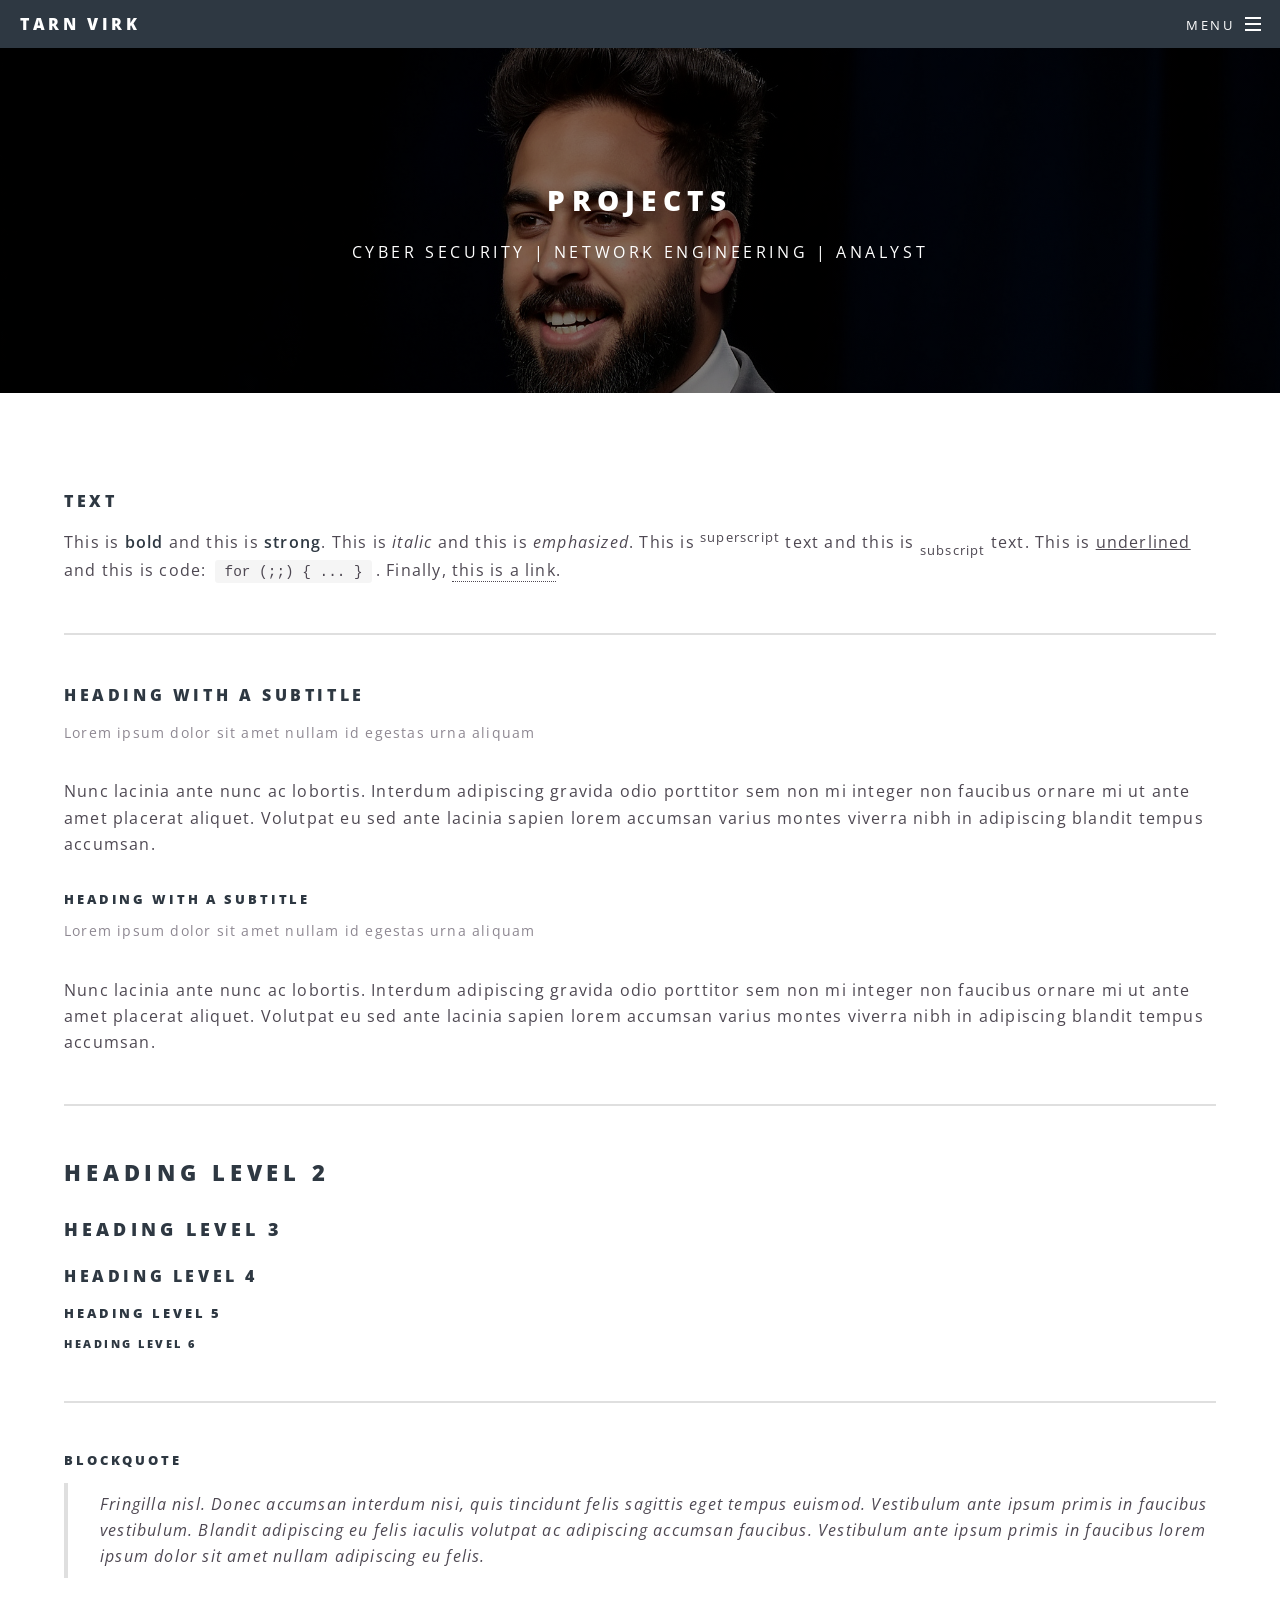
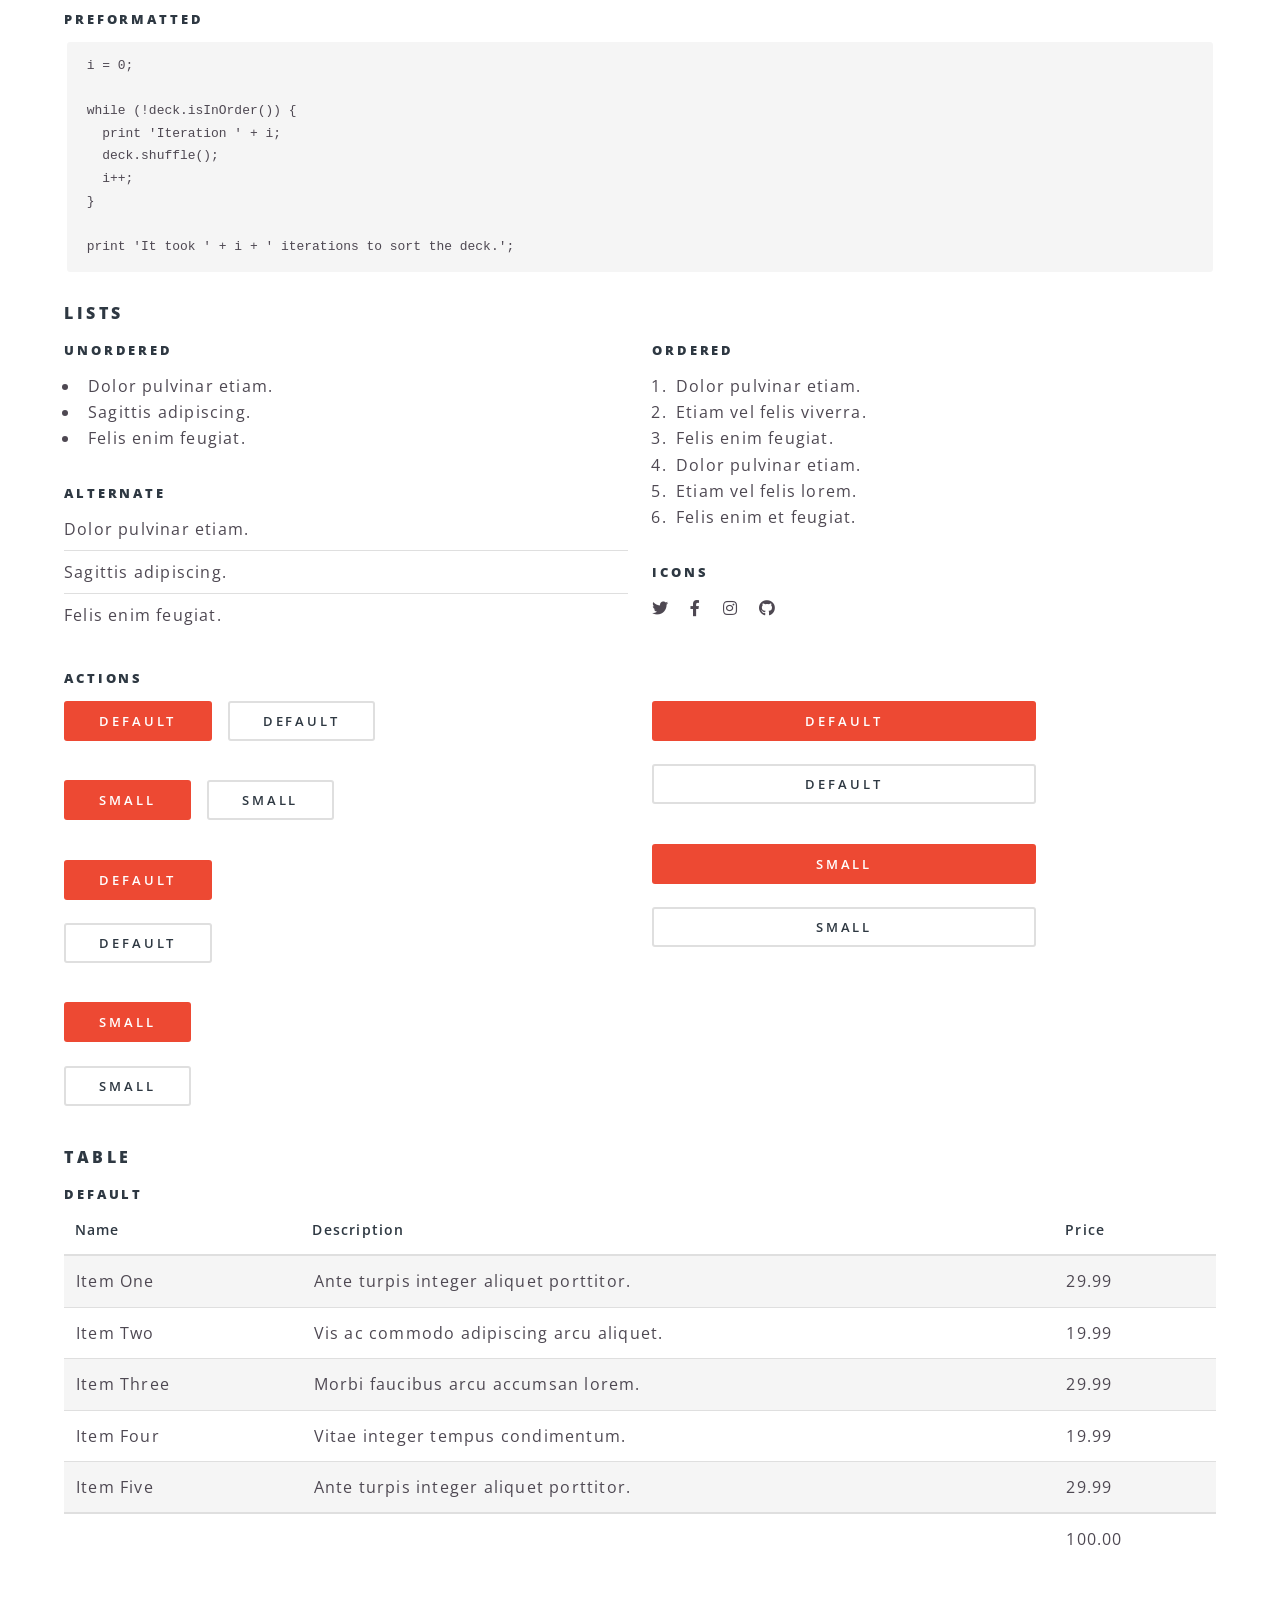
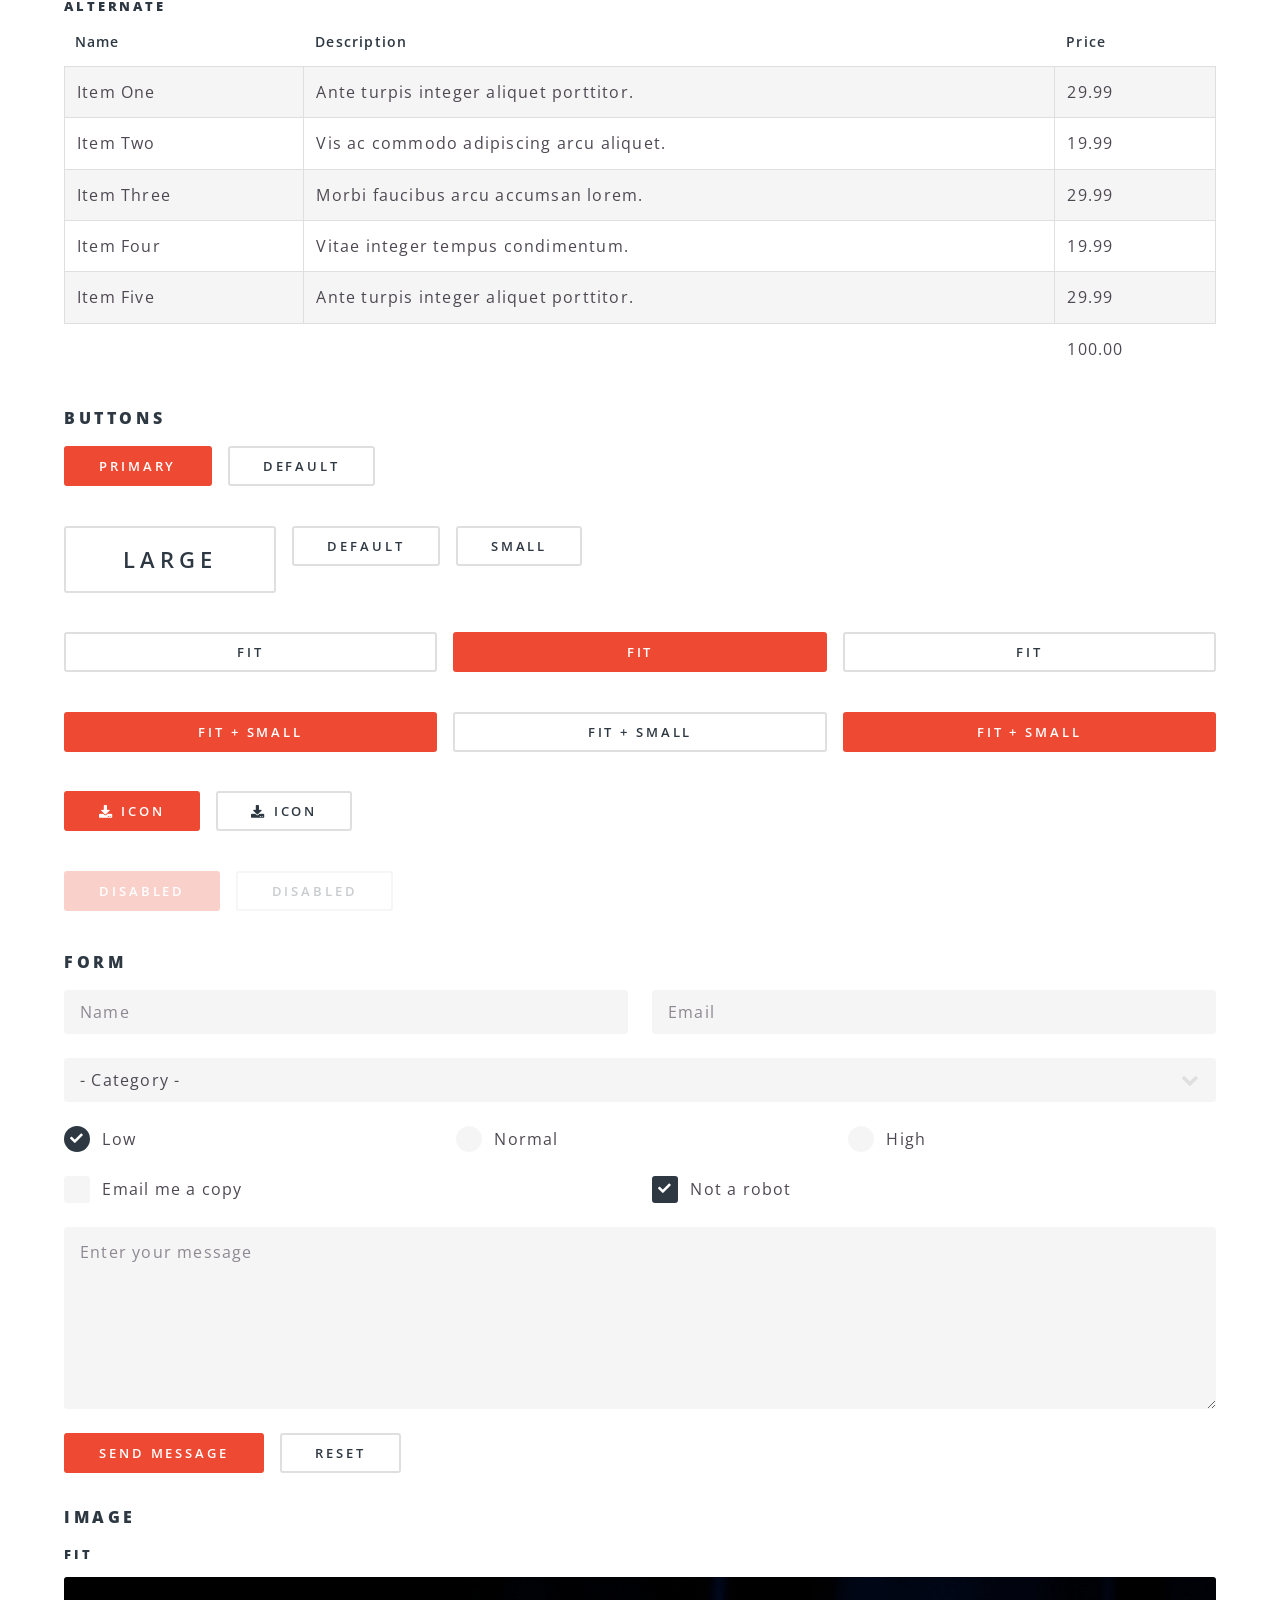
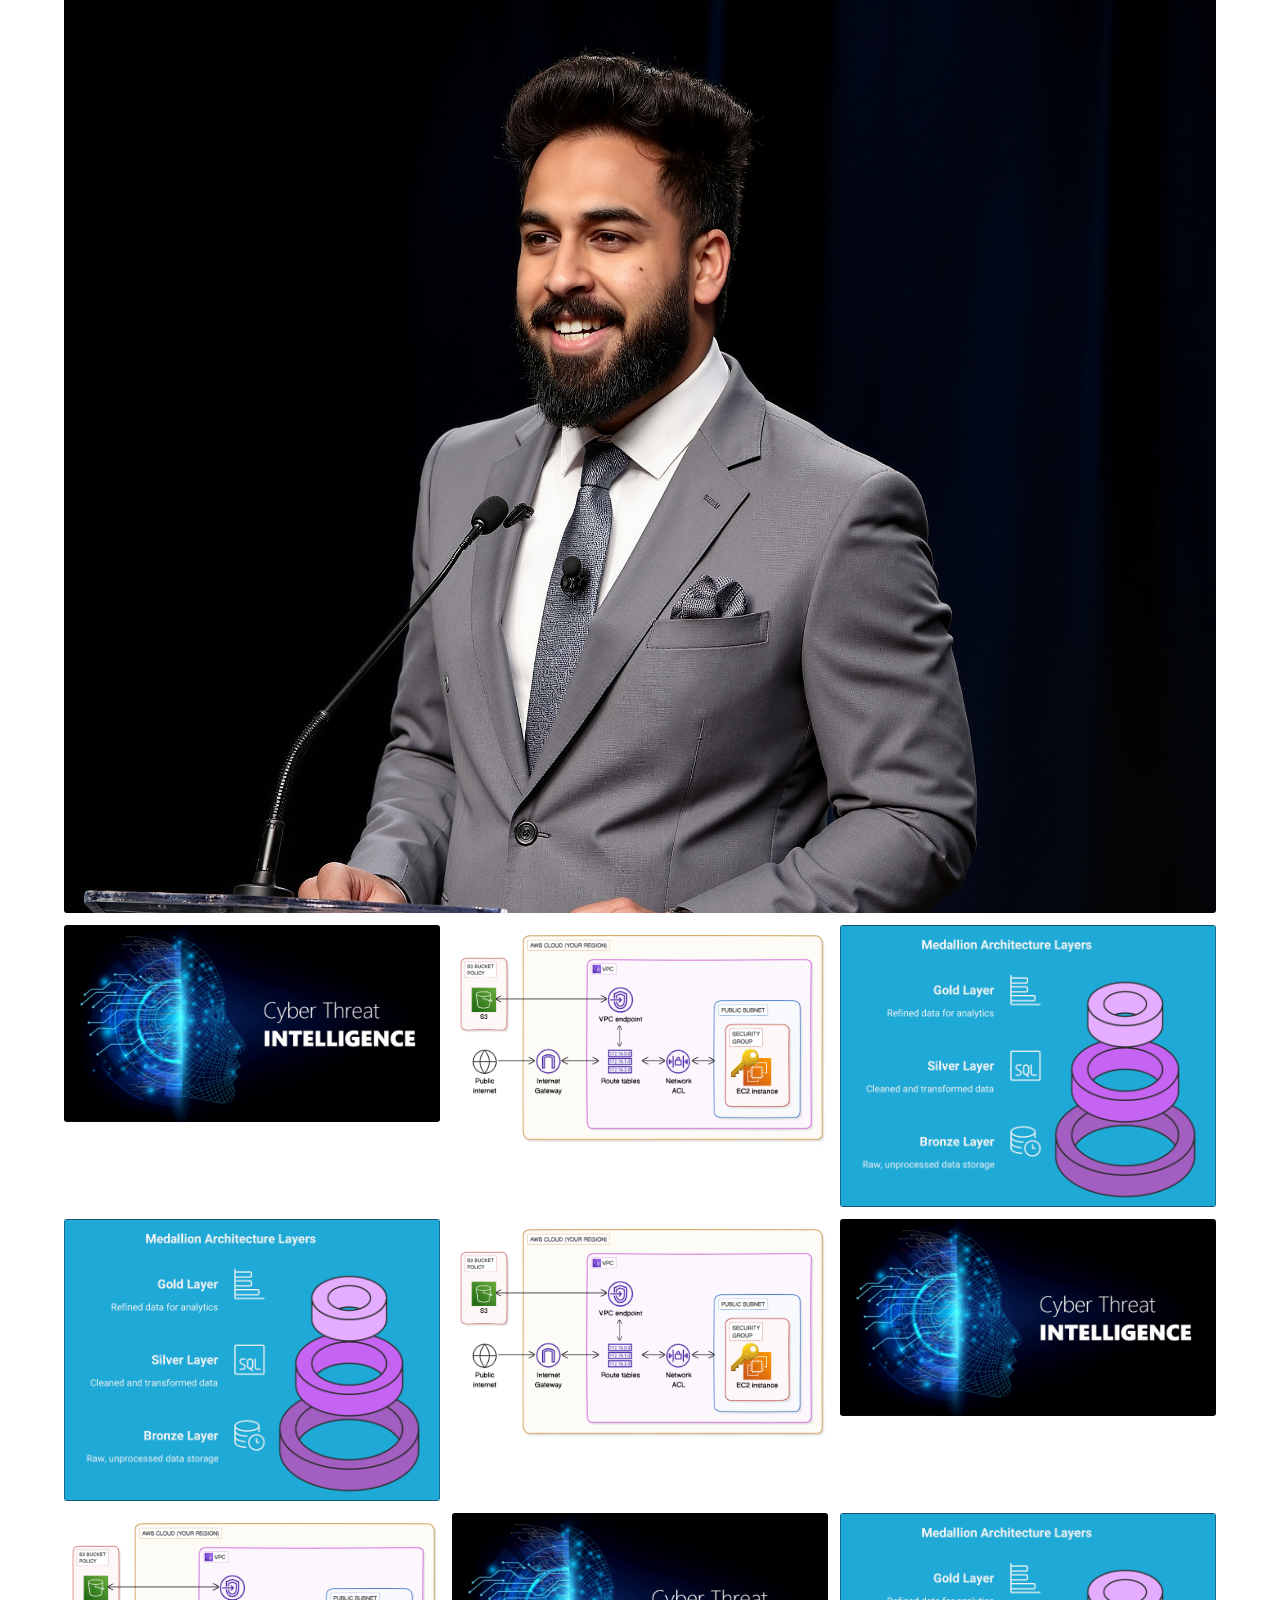
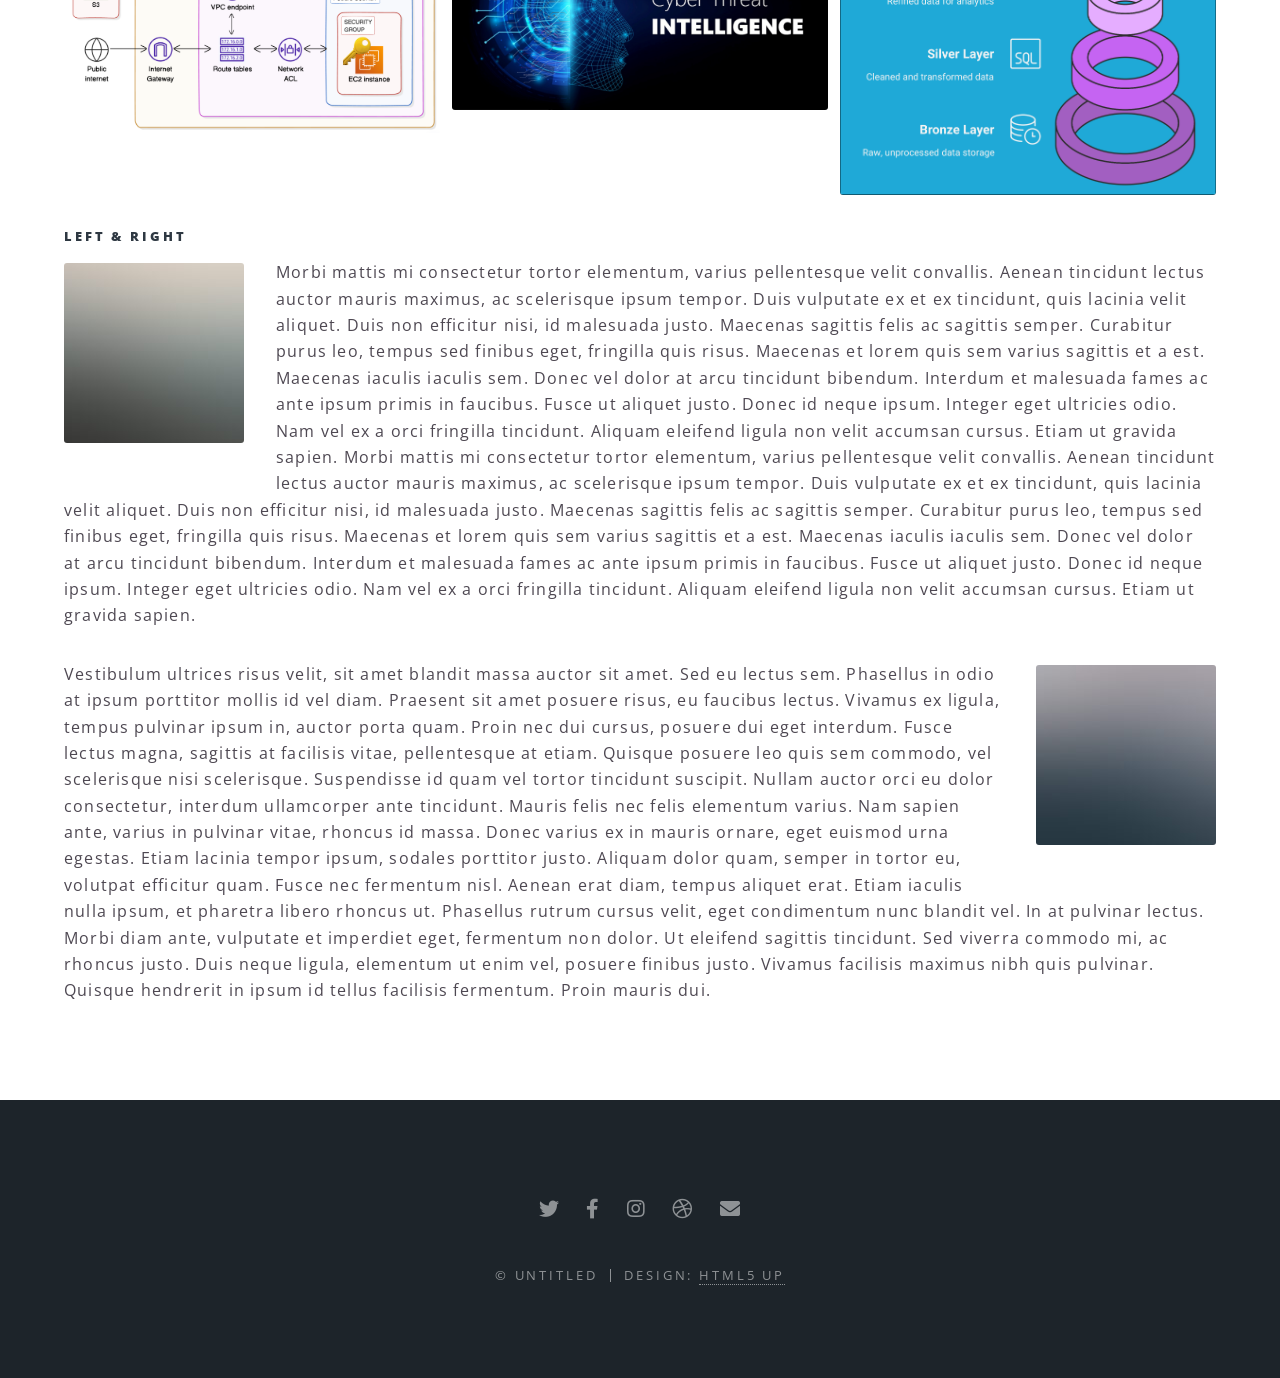
<file: Projects- OG.html>
<!DOCTYPE HTML>
<!--
	Spectral by HTML5 UP
	html5up.net | @ajlkn
	Free for personal and commercial use under the CCA 3.0 license (html5up.net/license)
-->
<html>
	<head>
		<title>Projects</title>
		<meta charset="utf-8" />
		<meta name="viewport" content="width=device-width, initial-scale=1, user-scalable=no" />
		<link rel="stylesheet" href="assets/css/main.css" />
		<noscript><link rel="stylesheet" href="assets/css/noscript.css" /></noscript>
	</head>
	<body class="is-preload">

		<!-- Page Wrapper -->
			<div id="page-wrapper">

				<!-- Header -->
					<header id="header">
						<h1><a href="index.html">Tarn Virk</a></h1>
						<nav id="nav">
							<ul>
								<li class="special">
									<a href="#menu" class="menuToggle"><span>Menu</span></a>
									<div id="menu">
										<ul>
											<li><a href="index.html">Home</a></li>
											<li><a href="Projects.html">Projects</a></li>
											<li><a href="Work_Experience.html">Work Experience</a></li>
										</ul>
									</div>
								</li>
							</ul>
						</nav>
					</header>

				<!-- Main -->
					<article id="main">
						<header>
							<h2>Projects</h2>
							<p>Cyber Security | Network Engineering | Analyst</p>
						</header>
						<section class="wrapper style5">
							<div class="inner">

								<section>
									<h4>Text</h4>
									<p>This is <b>bold</b> and this is <strong>strong</strong>. This is <i>italic</i> and this is <em>emphasized</em>.
									This is <sup>superscript</sup> text and this is <sub>subscript</sub> text.
									This is <u>underlined</u> and this is code: <code>for (;;) { ... }</code>. Finally, <a href="#">this is a link</a>.</p>
									<hr />
									<header>
										<h4>Heading with a Subtitle</h4>
										<p>Lorem ipsum dolor sit amet nullam id egestas urna aliquam</p>
									</header>
									<p>Nunc lacinia ante nunc ac lobortis. Interdum adipiscing gravida odio porttitor sem non mi integer non faucibus ornare mi ut ante amet placerat aliquet. Volutpat eu sed ante lacinia sapien lorem accumsan varius montes viverra nibh in adipiscing blandit tempus accumsan.</p>
									<header>
										<h5>Heading with a Subtitle</h5>
										<p>Lorem ipsum dolor sit amet nullam id egestas urna aliquam</p>
									</header>
									<p>Nunc lacinia ante nunc ac lobortis. Interdum adipiscing gravida odio porttitor sem non mi integer non faucibus ornare mi ut ante amet placerat aliquet. Volutpat eu sed ante lacinia sapien lorem accumsan varius montes viverra nibh in adipiscing blandit tempus accumsan.</p>
									<hr />
									<h2>Heading Level 2</h2>
									<h3>Heading Level 3</h3>
									<h4>Heading Level 4</h4>
									<h5>Heading Level 5</h5>
									<h6>Heading Level 6</h6>
									<hr />
									<h5>Blockquote</h5>
									<blockquote>Fringilla nisl. Donec accumsan interdum nisi, quis tincidunt felis sagittis eget tempus euismod. Vestibulum ante ipsum primis in faucibus vestibulum. Blandit adipiscing eu felis iaculis volutpat ac adipiscing accumsan faucibus. Vestibulum ante ipsum primis in faucibus lorem ipsum dolor sit amet nullam adipiscing eu felis.</blockquote>
									<h5>Preformatted</h5>
									<pre><code>i = 0;

while (!deck.isInOrder()) {
  print 'Iteration ' + i;
  deck.shuffle();
  i++;
}

print 'It took ' + i + ' iterations to sort the deck.';</code></pre>
								</section>

								<section>
									<h4>Lists</h4>
									<div class="row">
										<div class="col-6 col-12-medium">
											<h5>Unordered</h5>
											<ul>
												<li>Dolor pulvinar etiam.</li>
												<li>Sagittis adipiscing.</li>
												<li>Felis enim feugiat.</li>
											</ul>
											<h5>Alternate</h5>
											<ul class="alt">
												<li>Dolor pulvinar etiam.</li>
												<li>Sagittis adipiscing.</li>
												<li>Felis enim feugiat.</li>
											</ul>
										</div>
										<div class="col-6 col-12-medium">
											<h5>Ordered</h5>
											<ol>
												<li>Dolor pulvinar etiam.</li>
												<li>Etiam vel felis viverra.</li>
												<li>Felis enim feugiat.</li>
												<li>Dolor pulvinar etiam.</li>
												<li>Etiam vel felis lorem.</li>
												<li>Felis enim et feugiat.</li>
											</ol>
											<h5>Icons</h5>
											<ul class="icons">
												<li><a href="#" class="icon brands fa-twitter"><span class="label">Twitter</span></a></li>
												<li><a href="#" class="icon brands fa-facebook-f"><span class="label">Facebook</span></a></li>
												<li><a href="#" class="icon brands fa-instagram"><span class="label">Instagram</span></a></li>
												<li><a href="#" class="icon brands fa-github"><span class="label">Github</span></a></li>
											</ul>
										</div>
									</div>
									<h5>Actions</h5>
									<div class="row">
										<div class="col-6 col-12-medium">
											<ul class="actions">
												<li><a href="#" class="button primary">Default</a></li>
												<li><a href="#" class="button">Default</a></li>
											</ul>
											<ul class="actions small">
												<li><a href="#" class="button primary small">Small</a></li>
												<li><a href="#" class="button small">Small</a></li>
											</ul>
											<ul class="actions stacked">
												<li><a href="#" class="button primary">Default</a></li>
												<li><a href="#" class="button">Default</a></li>
											</ul>
											<ul class="actions stacked">
												<li><a href="#" class="button primary small">Small</a></li>
												<li><a href="#" class="button small">Small</a></li>
											</ul>
										</div>
										<div class="col-6 col-12-medium">
											<ul class="actions stacked">
												<li><a href="#" class="button primary fit">Default</a></li>
												<li><a href="#" class="button fit">Default</a></li>
											</ul>
											<ul class="actions stacked">
												<li><a href="#" class="button primary small fit">Small</a></li>
												<li><a href="#" class="button small fit">Small</a></li>
											</ul>
										</div>
									</div>
								</section>

								<section>
									<h4>Table</h4>
									<h5>Default</h5>
									<div class="table-wrapper">
										<table>
											<thead>
												<tr>
													<th>Name</th>
													<th>Description</th>
													<th>Price</th>
												</tr>
											</thead>
											<tbody>
												<tr>
													<td>Item One</td>
													<td>Ante turpis integer aliquet porttitor.</td>
													<td>29.99</td>
												</tr>
												<tr>
													<td>Item Two</td>
													<td>Vis ac commodo adipiscing arcu aliquet.</td>
													<td>19.99</td>
												</tr>
												<tr>
													<td>Item Three</td>
													<td> Morbi faucibus arcu accumsan lorem.</td>
													<td>29.99</td>
												</tr>
												<tr>
													<td>Item Four</td>
													<td>Vitae integer tempus condimentum.</td>
													<td>19.99</td>
												</tr>
												<tr>
													<td>Item Five</td>
													<td>Ante turpis integer aliquet porttitor.</td>
													<td>29.99</td>
												</tr>
											</tbody>
											<tfoot>
												<tr>
													<td colspan="2"></td>
													<td>100.00</td>
												</tr>
											</tfoot>
										</table>
									</div>

									<h5>Alternate</h5>
									<div class="table-wrapper">
										<table class="alt">
											<thead>
												<tr>
													<th>Name</th>
													<th>Description</th>
													<th>Price</th>
												</tr>
											</thead>
											<tbody>
												<tr>
													<td>Item One</td>
													<td>Ante turpis integer aliquet porttitor.</td>
													<td>29.99</td>
												</tr>
												<tr>
													<td>Item Two</td>
													<td>Vis ac commodo adipiscing arcu aliquet.</td>
													<td>19.99</td>
												</tr>
												<tr>
													<td>Item Three</td>
													<td> Morbi faucibus arcu accumsan lorem.</td>
													<td>29.99</td>
												</tr>
												<tr>
													<td>Item Four</td>
													<td>Vitae integer tempus condimentum.</td>
													<td>19.99</td>
												</tr>
												<tr>
													<td>Item Five</td>
													<td>Ante turpis integer aliquet porttitor.</td>
													<td>29.99</td>
												</tr>
											</tbody>
											<tfoot>
												<tr>
													<td colspan="2"></td>
													<td>100.00</td>
												</tr>
											</tfoot>
										</table>
									</div>
								</section>

								<section>
									<h4>Buttons</h4>
									<ul class="actions">
										<li><a href="#" class="button primary">Primary</a></li>
										<li><a href="#" class="button">Default</a></li>
									</ul>
									<ul class="actions">
										<li><a href="#" class="button large">Large</a></li>
										<li><a href="#" class="button">Default</a></li>
										<li><a href="#" class="button small">Small</a></li>
									</ul>
									<ul class="actions fit">
										<li><a href="#" class="button fit">Fit</a></li>
										<li><a href="#" class="button primary fit">Fit</a></li>
										<li><a href="#" class="button fit">Fit</a></li>
									</ul>
									<ul class="actions fit small">
										<li><a href="#" class="button primary fit small">Fit + Small</a></li>
										<li><a href="#" class="button fit small">Fit + Small</a></li>
										<li><a href="#" class="button primary fit small">Fit + Small</a></li>
									</ul>
									<ul class="actions">
										<li><a href="#" class="button primary icon solid fa-download">Icon</a></li>
										<li><a href="#" class="button icon solid fa-download">Icon</a></li>
									</ul>
									<ul class="actions">
										<li><span class="button primary disabled">Disabled</span></li>
										<li><span class="button disabled">Disabled</span></li>
									</ul>
								</section>

								<section>
									<h4>Form</h4>
									<form method="post" action="#">
										<div class="row gtr-uniform">
											<div class="col-6 col-12-xsmall">
												<input type="text" name="demo-name" id="demo-name" value="" placeholder="Name" />
											</div>
											<div class="col-6 col-12-xsmall">
												<input type="email" name="demo-email" id="demo-email" value="" placeholder="Email" />
											</div>
											<div class="col-12">
												<select name="demo-category" id="demo-category">
													<option value="">- Category -</option>
													<option value="1">Manufacturing</option>
													<option value="1">Shipping</option>
													<option value="1">Administration</option>
													<option value="1">Human Resources</option>
												</select>
											</div>
											<div class="col-4 col-12-small">
												<input type="radio" id="demo-priority-low" name="demo-priority" checked>
												<label for="demo-priority-low">Low</label>
											</div>
											<div class="col-4 col-12-small">
												<input type="radio" id="demo-priority-normal" name="demo-priority">
												<label for="demo-priority-normal">Normal</label>
											</div>
											<div class="col-4 col-12-small">
												<input type="radio" id="demo-priority-high" name="demo-priority">
												<label for="demo-priority-high">High</label>
											</div>
											<div class="col-6 col-12-small">
												<input type="checkbox" id="demo-copy" name="demo-copy">
												<label for="demo-copy">Email me a copy</label>
											</div>
											<div class="col-6 col-12-small">
												<input type="checkbox" id="demo-human" name="demo-human" checked>
												<label for="demo-human">Not a robot</label>
											</div>
											<div class="col-12">
												<textarea name="demo-message" id="demo-message" placeholder="Enter your message" rows="6"></textarea>
											</div>
											<div class="col-12">
												<ul class="actions">
													<li><input type="submit" value="Send Message" class="primary" /></li>
													<li><input type="reset" value="Reset" /></li>
												</ul>
											</div>
										</div>
									</form>
								</section>

								<section>
									<h4>Image</h4>
									<h5>Fit</h5>
									<div class="box alt">
										<div class="row gtr-50 gtr-uniform">
											<div class="col-12"><span class="image fit"><img src="images/banner.jpg" alt="" /></span></div>
											<div class="col-4"><span class="image fit"><img src="images/pic01.jpg" alt="" /></span></div>
											<div class="col-4"><span class="image fit"><img src="images/pic02.jpg" alt="" /></span></div>
											<div class="col-4"><span class="image fit"><img src="images/pic03.jpg" alt="" /></span></div>
											<div class="col-4"><span class="image fit"><img src="images/pic03.jpg" alt="" /></span></div>
											<div class="col-4"><span class="image fit"><img src="images/pic02.jpg" alt="" /></span></div>
											<div class="col-4"><span class="image fit"><img src="images/pic01.jpg" alt="" /></span></div>
											<div class="col-4"><span class="image fit"><img src="images/pic02.jpg" alt="" /></span></div>
											<div class="col-4"><span class="image fit"><img src="images/pic01.jpg" alt="" /></span></div>
											<div class="col-4"><span class="image fit"><img src="images/pic03.jpg" alt="" /></span></div>
										</div>
									</div>
									<h5>Left &amp; Right</h5>
									<p><span class="image left"><img src="images/pic04.jpg" alt="" /></span>Morbi mattis mi consectetur tortor elementum, varius pellentesque velit convallis. Aenean tincidunt lectus auctor mauris maximus, ac scelerisque ipsum tempor. Duis vulputate ex et ex tincidunt, quis lacinia velit aliquet. Duis non efficitur nisi, id malesuada justo. Maecenas sagittis felis ac sagittis semper. Curabitur purus leo, tempus sed finibus eget, fringilla quis risus. Maecenas et lorem quis sem varius sagittis et a est. Maecenas iaculis iaculis sem. Donec vel dolor at arcu tincidunt bibendum. Interdum et malesuada fames ac ante ipsum primis in faucibus. Fusce ut aliquet justo. Donec id neque ipsum. Integer eget ultricies odio. Nam vel ex a orci fringilla tincidunt. Aliquam eleifend ligula non velit accumsan cursus. Etiam ut gravida sapien. Morbi mattis mi consectetur tortor elementum, varius pellentesque velit convallis. Aenean tincidunt lectus auctor mauris maximus, ac scelerisque ipsum tempor. Duis vulputate ex et ex tincidunt, quis lacinia velit aliquet. Duis non efficitur nisi, id malesuada justo. Maecenas sagittis felis ac sagittis semper. Curabitur purus leo, tempus sed finibus eget, fringilla quis risus. Maecenas et lorem quis sem varius sagittis et a est. Maecenas iaculis iaculis sem. Donec vel dolor at arcu tincidunt bibendum. Interdum et malesuada fames ac ante ipsum primis in faucibus. Fusce ut aliquet justo. Donec id neque ipsum. Integer eget ultricies odio. Nam vel ex a orci fringilla tincidunt. Aliquam eleifend ligula non velit accumsan cursus. Etiam ut gravida sapien.</p>
									<p><span class="image right"><img src="images/pic05.jpg" alt="" /></span>Vestibulum ultrices risus velit, sit amet blandit massa auctor sit amet. Sed eu lectus sem. Phasellus in odio at ipsum porttitor mollis id vel diam. Praesent sit amet posuere risus, eu faucibus lectus. Vivamus ex ligula, tempus pulvinar ipsum in, auctor porta quam. Proin nec dui cursus, posuere dui eget interdum. Fusce lectus magna, sagittis at facilisis vitae, pellentesque at etiam. Quisque posuere leo quis sem commodo, vel scelerisque nisi scelerisque. Suspendisse id quam vel tortor tincidunt suscipit. Nullam auctor orci eu dolor consectetur, interdum ullamcorper ante tincidunt. Mauris felis nec felis elementum varius. Nam sapien ante, varius in pulvinar vitae, rhoncus id massa. Donec varius ex in mauris ornare, eget euismod urna egestas. Etiam lacinia tempor ipsum, sodales porttitor justo. Aliquam dolor quam, semper in tortor eu, volutpat efficitur quam. Fusce nec fermentum nisl. Aenean erat diam, tempus aliquet erat. Etiam iaculis nulla ipsum, et pharetra libero rhoncus ut. Phasellus rutrum cursus velit, eget condimentum nunc blandit vel. In at pulvinar lectus. Morbi diam ante, vulputate et imperdiet eget, fermentum non dolor. Ut eleifend sagittis tincidunt. Sed viverra commodo mi, ac rhoncus justo. Duis neque ligula, elementum ut enim vel, posuere finibus justo. Vivamus facilisis maximus nibh quis pulvinar. Quisque hendrerit in ipsum id tellus facilisis fermentum. Proin mauris dui.</p>
								</section>

							</div>
						</section>
					</article>

				<!-- Footer -->
					<footer id="footer">
						<ul class="icons">
							<li><a href="#" class="icon brands fa-twitter"><span class="label">Twitter</span></a></li>
							<li><a href="#" class="icon brands fa-facebook-f"><span class="label">Facebook</span></a></li>
							<li><a href="#" class="icon brands fa-instagram"><span class="label">Instagram</span></a></li>
							<li><a href="#" class="icon brands fa-dribbble"><span class="label">Dribbble</span></a></li>
							<li><a href="#" class="icon solid fa-envelope"><span class="label">Email</span></a></li>
						</ul>
						<ul class="copyright">
							<li>&copy; Untitled</li><li>Design: <a href="http://html5up.net">HTML5 UP</a></li>
						</ul>
					</footer>

			</div>

		<!-- Scripts -->
			<script src="assets/js/jquery.min.js"></script>
			<script src="assets/js/jquery.scrollex.min.js"></script>
			<script src="assets/js/jquery.scrolly.min.js"></script>
			<script src="assets/js/browser.min.js"></script>
			<script src="assets/js/breakpoints.min.js"></script>
			<script src="assets/js/util.js"></script>
			<script src="assets/js/main.js"></script>

	</body>
</html>
</file>
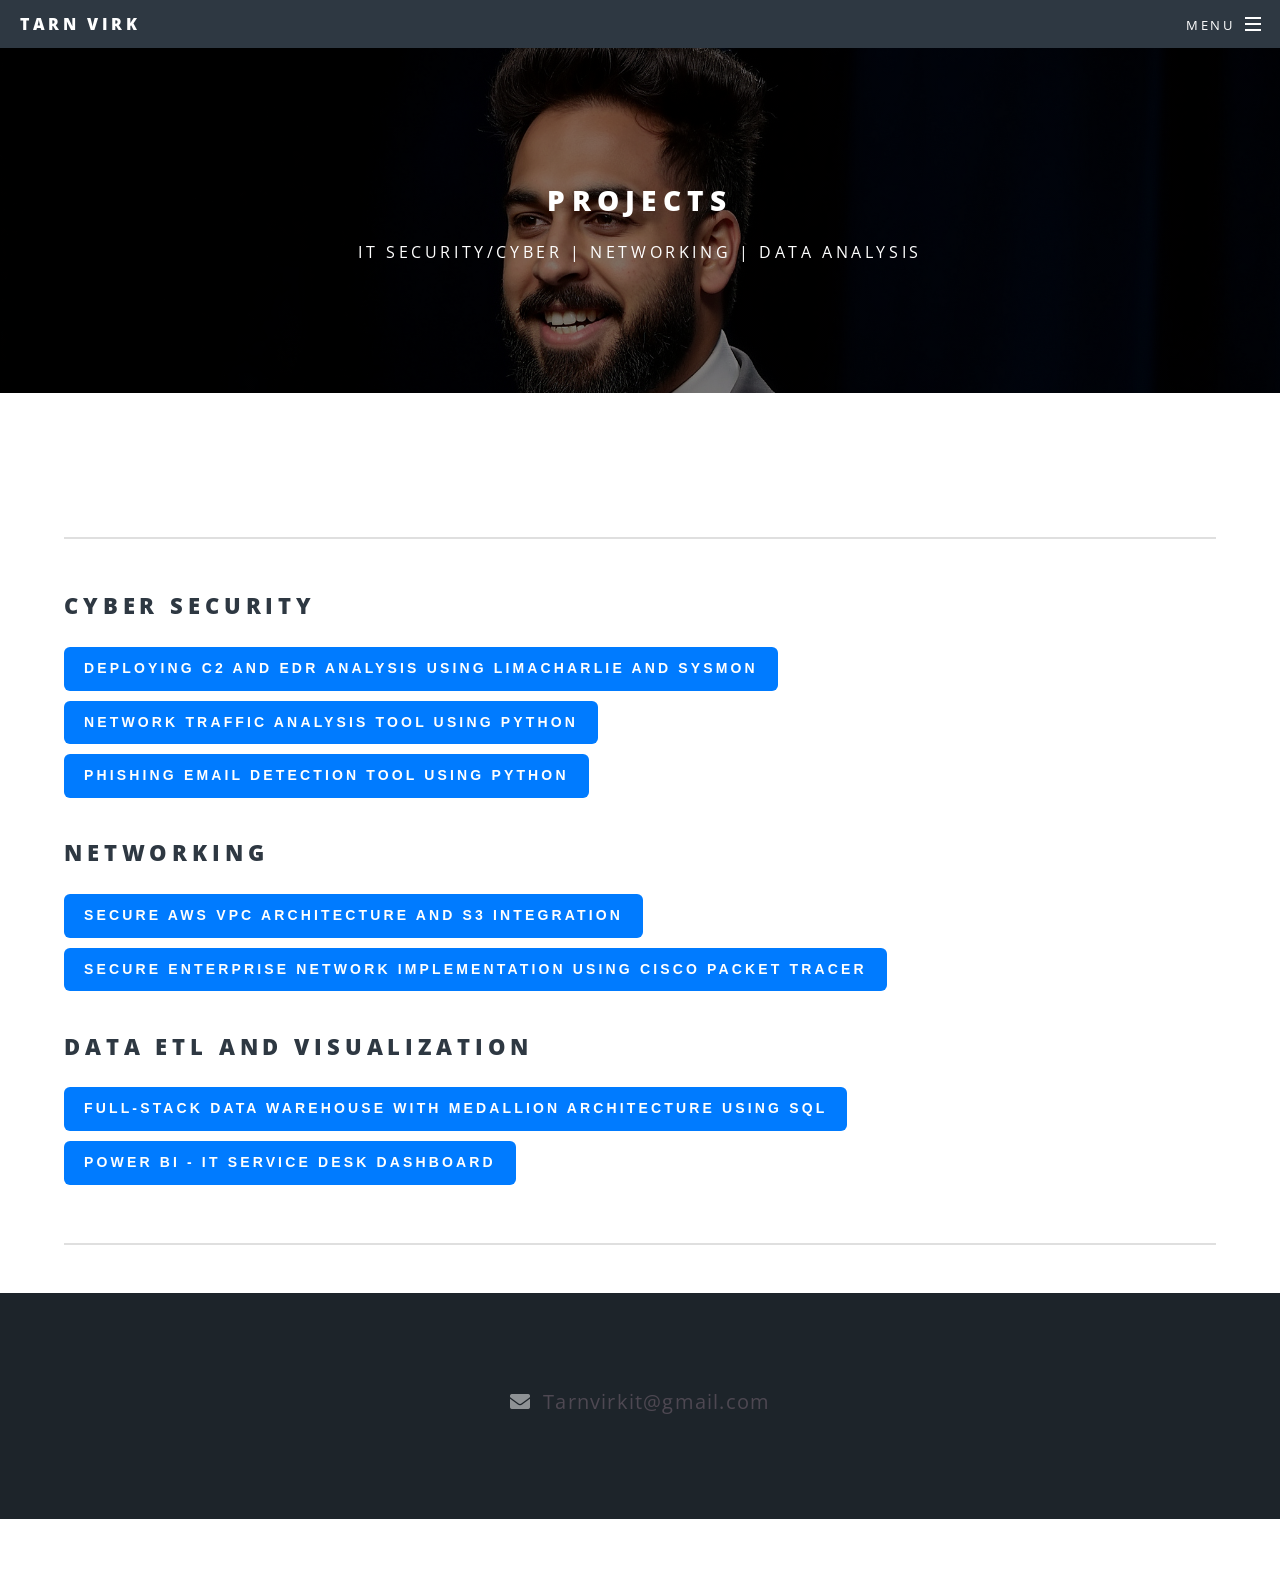
<file: Projects.html>
<!DOCTYPE HTML>
<!--
	Spectral by HTML5 UP
	html5up.net | @ajlkn
	Free for personal and commercial use under the CCA 3.0 license (html5up.net/license)
-->
<html>
	<head>
		<title>Projects</title>
		<meta charset="utf-8" />
		<meta name="viewport" content="width=device-width, initial-scale=1, user-scalable=no" />
		<link rel="stylesheet" href="assets/css/main.css" />
		<noscript><link rel="stylesheet" href="assets/css/noscript.css" /></noscript>
	</head>
	<body class="is-preload">

		<!-- Page Wrapper -->
			<div id="page-wrapper">

				<!-- Header -->
					<header id="header">
						<h1><a href="index.html">Tarn Virk</a></h1>
						<nav id="nav">
							<ul>
								<li class="special">
									<a href="#menu" class="menuToggle"><span>Menu</span></a>
									<div id="menu">
										<ul>
											<li><a href="index.html">Home</a></li>
											<li><a href="Projects.html">Projects</a></li>
											<li><a href="Work_Experience.html">Work Experience</a></li>
										</ul>
									</div>
								</li>
							</ul>
						</nav>
					</header>

				<!-- Main -->
					<article id="main">
						<header>
							<h2>Projects</h2>
							<p>IT Security/Cyber | Networking | Data Analysis</p>
						</header>
						<section class="wrapper style5">
							<div class="inner">

								<hr />
									<h2>Cyber Security</h2>

									<style>
										.button {
										  display: inline-flex;
										  align-items: center;
										  justify-content: center;
										  padding: 12px 20px;
										  line-height: 1.4;
										  white-space: normal;
										  max-width: 100%;
										  text-align: center;
										  vertical-align: middle;
										  border: 1px solid #ccc;
										  border-radius: 6px;
										  font-size: 14px;
										  font-family: sans-serif;
										  text-decoration: none;
										  color: #333;
										  background-color: #f7f7f7;
										  transition: background-color 0.3s ease, color 0.3s ease;
										  margin-bottom: 10px;
										}
									
										.button:hover {
										  background-color: #e2e2e2;
										}
									
										.button.primary {
										  background-color: #007BFF;
										  color: white;
										  border: none;
										}
									
										.button.primary:hover {
										  background-color: #0056b3;
										}
									  </style>
								
									
									  <a href="C2-EDR.html" class="button primary">
										Deploying C2 and EDR Analysis using Limacharlie and Sysmon
									  </a><br>
									
									  <a href="Net-Traffic.html" class="button primary">
										Network Traffic Analysis Tool using Python
									  </a><br>
									
									  <a href="Phishing-Email-Detection.html" class="button primary">
										Phishing Email Detection Tool using Python
									  </a><br>

								<br><h2>Networking</h2>
								<a href="AWS-VPC.html" class="button primary">Secure AWS VPC Architecture and S3 Integration</a><br>
								<a href="Cisco-Enterprise.html" class="button primary">Secure Enterprise Network Implementation using  Cisco Packet Tracer</a><br>

								<br><h2>Data ETL and Visualization</h2>
								<a href="SQL-Data-Warehouse.html" class="button primary">Full-Stack Data Warehouse with Medallion Architecture using SQL</a><br>
								<a href="Power-Bi-Service-Desk.html" class="button primary">Power BI - IT Service Desk Dashboard</a><br>
								
									<hr />

			</div>

<!-- Footer -->
<footer id="footer">

	<ul class="icons">
		<!-- <li>
		  <a href="tel:+1234567890" class="icon solid fa-phone">
			<span class="label">Phone</span>
		  </a>
		  &nbsp;+61 470378240
		</li> -->
		<li>
		  <a href="mailto:tarnvirkit@gmail.com" class="icon solid fa-envelope">
			<span class="label">Email</span>
		  </a>
		  &nbsp;Tarnvirkit@gmail.com
		</li>
	  </ul>
	  
</footer>

		<!-- Scripts -->
			<script src="assets/js/jquery.min.js"></script>
			<script src="assets/js/jquery.scrollex.min.js"></script>
			<script src="assets/js/jquery.scrolly.min.js"></script>
			<script src="assets/js/browser.min.js"></script>
			<script src="assets/js/breakpoints.min.js"></script>
			<script src="assets/js/util.js"></script>
			<script src="assets/js/main.js"></script> 

	</body>
</html>
</file>
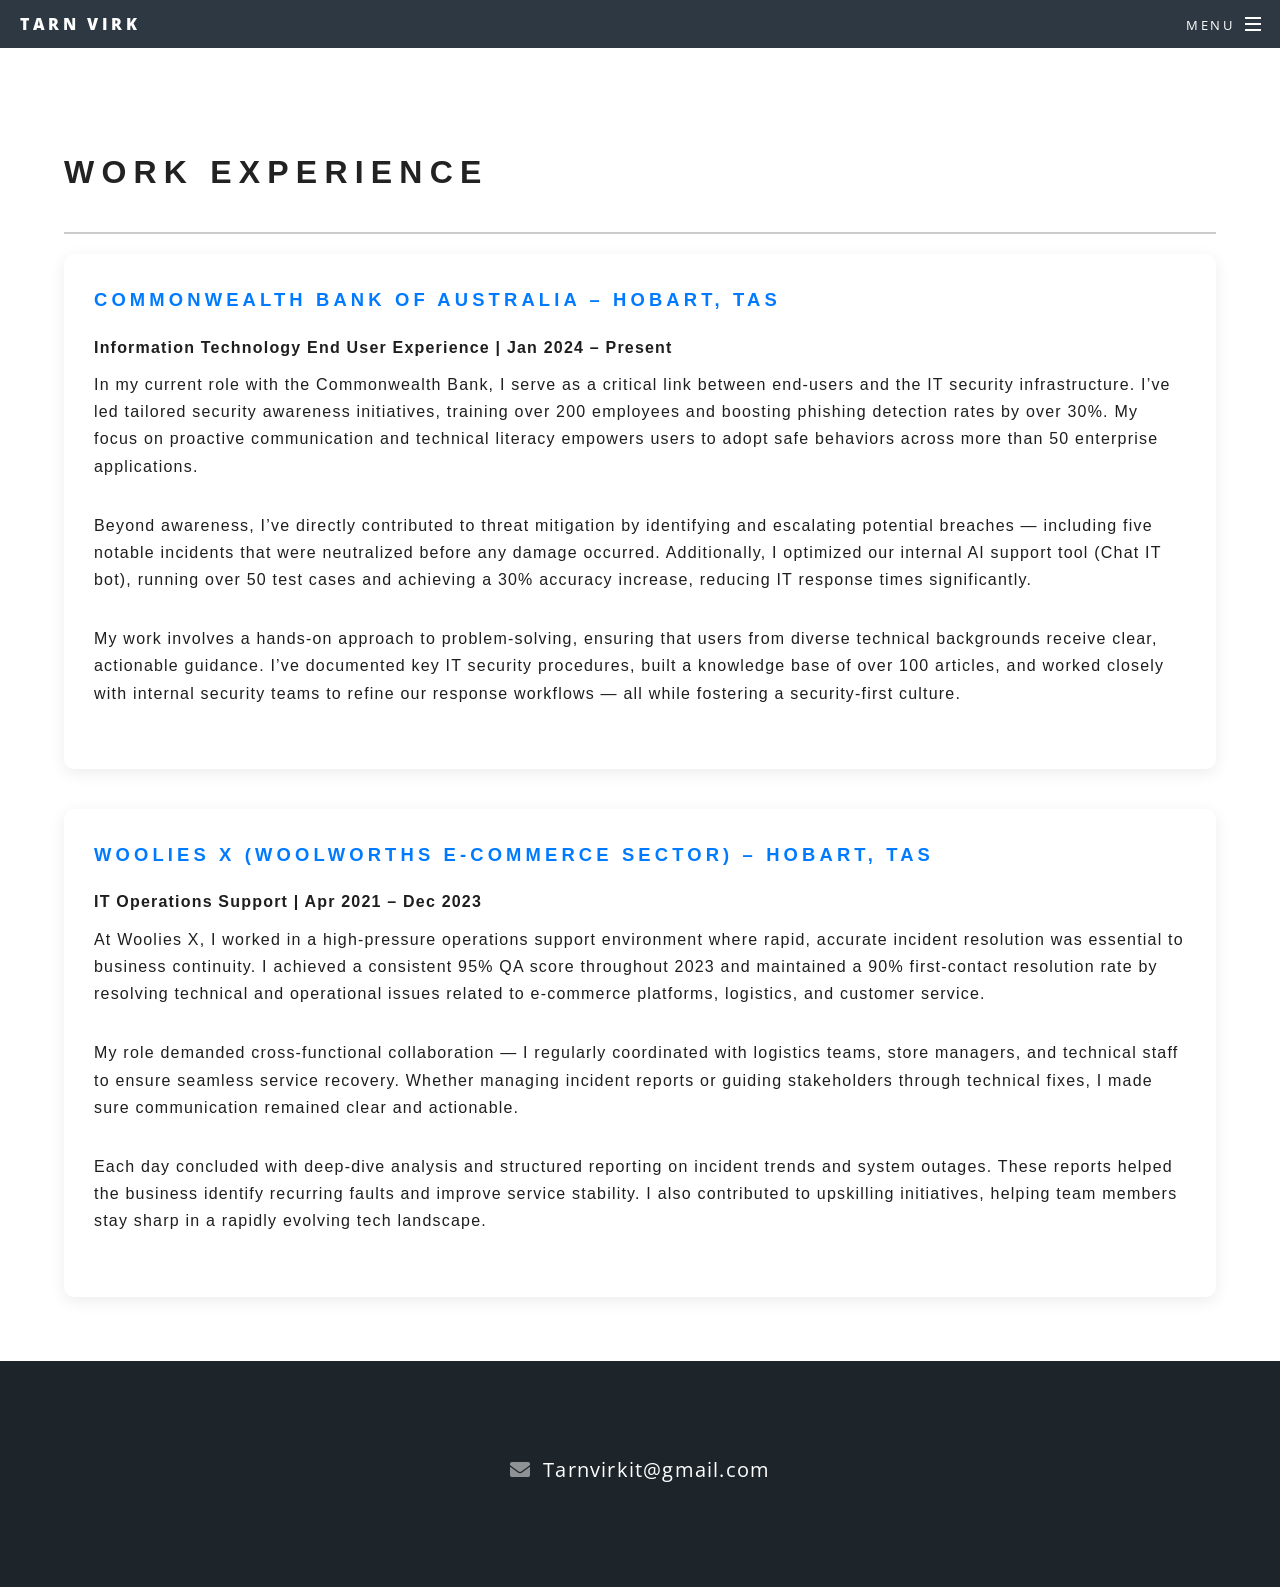
<file: Work_Experience.html>
<!DOCTYPE HTML>
<!--
	Spectral by HTML5 UP
	html5up.net | @ajlkn
	Free for personal and commercial use under the CCA 3.0 license (html5up.net/license)
-->
<html>
	<head>
		<title>Work Experience</title>
		<meta charset="utf-8" />
		<meta name="viewport" content="width=device-width, initial-scale=1, user-scalable=no" />
		<link rel="stylesheet" href="assets/css/main.css" />
		<noscript><link rel="stylesheet" href="assets/css/noscript.css" /></noscript>
	</head>
	<body class="is-preload">

		<!-- Page Wrapper -->
			<div id="page-wrapper">

				<!-- Header -->
					<header id="header">
						<h1><a href="index.html">Tarn Virk</a></h1>
						<nav id="nav">
							<ul>
								<li class="special">
									<a href="#menu" class="menuToggle"><span>Menu</span></a>
									<div id="menu">
										<ul>
											<li><a href="index.html">Home</a></li>
											<li><a href="Projects.html">Projects</a></li>
											<li><a href="Work_Experience.html">Work Experience</a></li>
										</ul>
									</div>
								</li>
							</ul>
						</nav>
					</header>

				<!-- Main -->
				<section class="wrapper style5">
					<div class="inner" style="font-family: 'Segoe UI', sans-serif; color: #1e1e1e;">
				
						<!-- Header -->
						<h2 style="font-size: 32px; color: #222;">Work Experience</h2>
						<hr style="border: none; border-top: 2px solid #ccc; margin: 20px 0;">
				
						<!-- Commonwealth Bank of Australia -->
						<div style="margin-bottom: 40px; background: #ffffff; border-radius: 10px; padding: 30px; box-shadow: 0 4px 16px rgba(0,0,0,0.08);">
							<h3 style="margin-top: 0; color: #007BFF;">Commonwealth Bank of Australia – Hobart, TAS</h3>
							<p style="font-weight: 600; margin-bottom: 10px;">Information Technology End User Experience | Jan 2024 – Present</p>
				
							<p style="line-height: 1.7;">
								In my current role with the Commonwealth Bank, I serve as a critical link between end-users and the IT security infrastructure. I’ve led tailored security awareness initiatives, training over 200 employees and boosting phishing detection rates by over 30%. My focus on proactive communication and technical literacy empowers users to adopt safe behaviors across more than 50 enterprise applications.
							</p>
				
							<p style="line-height: 1.7;">
								Beyond awareness, I’ve directly contributed to threat mitigation by identifying and escalating potential breaches — including five notable incidents that were neutralized before any damage occurred. Additionally, I optimized our internal AI support tool (Chat IT bot), running over 50 test cases and achieving a 30% accuracy increase, reducing IT response times significantly.
							</p>
				
							<p style="line-height: 1.7;">
								My work involves a hands-on approach to problem-solving, ensuring that users from diverse technical backgrounds receive clear, actionable guidance. I’ve documented key IT security procedures, built a knowledge base of over 100 articles, and worked closely with internal security teams to refine our response workflows — all while fostering a security-first culture.
							</p>
						</div>
				
						<!-- Woolies X -->
						<div style="background: #ffffff; border-radius: 10px; padding: 30px; box-shadow: 0 4px 16px rgba(0,0,0,0.08);">
							<h3 style="margin-top: 0; color: #007BFF;">Woolies X (Woolworths E-Commerce Sector) – Hobart, TAS</h3>
							<p style="font-weight: 600; margin-bottom: 10px;">IT Operations Support | Apr 2021 – Dec 2023</p>
				
							<p style="line-height: 1.7;">
								At Woolies X, I worked in a high-pressure operations support environment where rapid, accurate incident resolution was essential to business continuity. I achieved a consistent 95% QA score throughout 2023 and maintained a 90% first-contact resolution rate by resolving technical and operational issues related to e-commerce platforms, logistics, and customer service.
							</p>
				
							<p style="line-height: 1.7;">
								My role demanded cross-functional collaboration — I regularly coordinated with logistics teams, store managers, and technical staff to ensure seamless service recovery. Whether managing incident reports or guiding stakeholders through technical fixes, I made sure communication remained clear and actionable.
							</p>
				
							<p style="line-height: 1.7;">
								Each day concluded with deep-dive analysis and structured reporting on incident trends and system outages. These reports helped the business identify recurring faults and improve service stability. I also contributed to upskilling initiatives, helping team members stay sharp in a rapidly evolving tech landscape.
							</p>
						</div>
				
					</div>
				</section>

<!-- Footer -->
<footer id="footer">

	<ul class="icons">
		<!-- <li>
		  <a href="tel:+1234567890" class="icon solid fa-phone">
			<span class="label">Phone</span>
		  </a>
		  &nbsp;+61 470378240
		</li> -->
		<li>
		  <a href="mailto:tarnvirkit@gmail.com" class="icon solid fa-envelope">
			<span class="label">Email</span>
		  </a>
		  &nbsp;Tarnvirkit@gmail.com
		</li>
	  </ul>
	  
</footer>


				<!-- Scripts -->
			<script src="assets/js/jquery.min.js"></script>
			<script src="assets/js/jquery.scrollex.min.js"></script>
			<script src="assets/js/jquery.scrolly.min.js"></script>
			<script src="assets/js/browser.min.js"></script>
			<script src="assets/js/breakpoints.min.js"></script>
			<script src="assets/js/util.js"></script>
			<script src="assets/js/main.js"></script> 


	</body>
</html>
</file>
<file: assets/css/noscript.css>
/*
	Spectral by HTML5 UP
	html5up.net | @ajlkn
	Free for personal and commercial use under the CCA 3.0 license (html5up.net/license)
*/

/* Banner */

	body.is-preload #banner h2 {
		-moz-transform: none;
		-webkit-transform: none;
		-ms-transform: none;
		transform: none;
		opacity: 1;
	}

		body.is-preload #banner h2:before, body.is-preload #banner h2:after {
			width: 100%;
		}

	body.is-preload #banner .more {
		-moz-transform: none;
		-webkit-transform: none;
		-ms-transform: none;
		transform: none;
		opacity: 1;
	}

	body.is-preload #banner:after {
		opacity: 0;
	}
</file>
<file: assets/css/main.css>
@import url(fontawesome-all.min.css);
@import url("https://fonts.googleapis.com/css?family=Open+Sans:400,400italic,600,600italic,800,800italic");

/*
	Spectral by HTML5 UP
	html5up.net | @ajlkn
	Free for personal and commercial use under the CCA 3.0 license (html5up.net/license)
*/

html, body, div, span, applet, object,
iframe, h1, h2, h3, h4, h5, h6, p, blockquote,
pre, a, abbr, acronym, address, big, cite,
code, del, dfn, em, img, ins, kbd, q, s, samp,
small, strike, strong, sub, sup, tt, var, b,
u, i, center, dl, dt, dd, ol, ul, li, fieldset,
form, label, legend, table, caption, tbody,
tfoot, thead, tr, th, td, article, aside,
canvas, details, embed, figure, figcaption,
footer, header, hgroup, menu, nav, output, ruby,
section, summary, time, mark, audio, video {
	margin: 0;
	padding: 0;
	border: 0;
	font-size: 100%;
	font: inherit;
	vertical-align: baseline;}

article, aside, details, figcaption, figure,
footer, header, hgroup, menu, nav, section {
	display: block;}

body {
	line-height: 1;
}

ol, ul {
	list-style: none;
}

blockquote, q {
	quotes: none;
}

	blockquote:before, blockquote:after, q:before, q:after {
		content: '';
		content: none;
	}

table {
	border-collapse: collapse;
	border-spacing: 0;
}

body {
	-webkit-text-size-adjust: none;
}

mark {
	background-color: transparent;
	color: inherit;
}

input::-moz-focus-inner {
	border: 0;
	padding: 0;
}

input, select, textarea {
	-moz-appearance: none;
	-webkit-appearance: none;
	-ms-appearance: none;
	appearance: none;
}

/* Basic */

	@-ms-viewport {
		width: device-width;
	}

	html {
		box-sizing: border-box;
	}

	*, *:before, *:after {
		box-sizing: inherit;
	}

	body {
		background: #2e3842;
	}

		body.is-preload *, body.is-preload *:before, body.is-preload *:after {
			-moz-animation: none !important;
			-webkit-animation: none !important;
			-ms-animation: none !important;
			animation: none !important;
			-moz-transition: none !important;
			-webkit-transition: none !important;
			-ms-transition: none !important;
			transition: none !important;
		}

	body, input, select, textarea {
		color: #fff;
		font-family: "Open Sans", Helvetica, sans-serif;
		font-size: 15pt;
		font-weight: 400;
		letter-spacing: 0.075em;
		line-height: 1.65em;
	}

		@media screen and (max-width: 1680px) {

			body, input, select, textarea {
				font-size: 13pt;
			}

		}

		@media screen and (max-width: 1280px) {

			body, input, select, textarea {
				font-size: 12pt;
			}

		}

		@media screen and (max-width: 736px) {

			body, input, select, textarea {
				font-size: 11pt;
				letter-spacing: 0.0375em;
			}

		}

	a {
		-moz-transition: color 0.2s ease, border-bottom-color 0.2s ease;
		-webkit-transition: color 0.2s ease, border-bottom-color 0.2s ease;
		-ms-transition: color 0.2s ease, border-bottom-color 0.2s ease;
		transition: color 0.2s ease, border-bottom-color 0.2s ease;
		border-bottom: dotted 1px;
		color: inherit;
		text-decoration: none;
	}

		a:hover {
			border-bottom-color: transparent;
		}

	strong, b {
		color: #fff;
		font-weight: 600;
	}

	em, i {
		font-style: italic;
	}

	p {
		margin: 0 0 2em 0;
	}

	h1, h2, h3, h4, h5, h6 {
		color: #fff;
		font-weight: 800;
		letter-spacing: 0.225em;
		line-height: 1em;
		margin: 0 0 1em 0;
		text-transform: uppercase;
	}

		h1 a, h2 a, h3 a, h4 a, h5 a, h6 a {
			color: inherit;
			text-decoration: none;
		}

	h2 {
		font-size: 1.35em;
		line-height: 1.75em;
	}

		@media screen and (max-width: 736px) {

			h2 {
				font-size: 1.1em;
				line-height: 1.65em;
			}

		}

	h3 {
		font-size: 1.15em;
		line-height: 1.75em;
	}

		@media screen and (max-width: 736px) {

			h3 {
				font-size: 1em;
				line-height: 1.65em;
			}

		}

	h4 {
		font-size: 1em;
		line-height: 1.5em;
	}

	h5 {
		font-size: 0.8em;
		line-height: 1.5em;
	}

	h6 {
		font-size: 0.7em;
		line-height: 1.5em;
	}

	sub {
		font-size: 0.8em;
		position: relative;
		top: 0.5em;
	}

	sup {
		font-size: 0.8em;
		position: relative;
		top: -0.5em;
	}

	hr {
		border: 0;
		border-bottom: solid 2px #fff;
		margin: 3em 0;
	}

		hr.major {
			margin: 4.5em 0;
		}

	blockquote {
		border-left: solid 4px #fff;
		font-style: italic;
		margin: 0 0 2em 0;
		padding: 0.5em 0 0.5em 2em;
	}

	code {
		background: rgba(144, 144, 144, 0.25);
		border-radius: 3px;
		font-family: "Courier New", monospace;
		font-size: 0.9em;
		letter-spacing: 0;
		margin: 0 0.25em;
		padding: 0.25em 0.65em;
	}

	pre {
		-webkit-overflow-scrolling: touch;
		font-family: "Courier New", monospace;
		font-size: 0.9em;
		margin: 0 0 2em 0;
	}

		pre code {
			display: block;
			line-height: 1.75em;
			padding: 1em 1.5em;
			overflow-x: auto;
		}

	.align-left {
		text-align: left;
	}

	.align-center {
		text-align: center;
	}

	.align-right {
		text-align: right;
	}

/* Row */

	.row {
		display: flex;
		flex-wrap: wrap;
		box-sizing: border-box;
		align-items: stretch;
	}

		.row > * {
			box-sizing: border-box;
		}

		.row.gtr-uniform > * > :last-child {
			margin-bottom: 0;
		}

		.row.aln-left {
			justify-content: flex-start;
		}

		.row.aln-center {
			justify-content: center;
		}

		.row.aln-right {
			justify-content: flex-end;
		}

		.row.aln-top {
			align-items: flex-start;
		}

		.row.aln-middle {
			align-items: center;
		}

		.row.aln-bottom {
			align-items: flex-end;
		}

		.row > .imp {
			order: -1;
		}

		.row > .col-1 {
			width: 8.33333%;
		}

		.row > .off-1 {
			margin-left: 8.33333%;
		}

		.row > .col-2 {
			width: 16.66667%;
		}

		.row > .off-2 {
			margin-left: 16.66667%;
		}

		.row > .col-3 {
			width: 25%;
		}

		.row > .off-3 {
			margin-left: 25%;
		}

		.row > .col-4 {
			width: 33.33333%;
		}

		.row > .off-4 {
			margin-left: 33.33333%;
		}

		.row > .col-5 {
			width: 41.66667%;
		}

		.row > .off-5 {
			margin-left: 41.66667%;
		}

		.row > .col-6 {
			width: 50%;
		}

		.row > .off-6 {
			margin-left: 50%;
		}

		.row > .col-7 {
			width: 58.33333%;
		}

		.row > .off-7 {
			margin-left: 58.33333%;
		}

		.row > .col-8 {
			width: 66.66667%;
		}

		.row > .off-8 {
			margin-left: 66.66667%;
		}

		.row > .col-9 {
			width: 75%;
		}

		.row > .off-9 {
			margin-left: 75%;
		}

		.row > .col-10 {
			width: 83.33333%;
		}

		.row > .off-10 {
			margin-left: 83.33333%;
		}

		.row > .col-11 {
			width: 91.66667%;
		}

		.row > .off-11 {
			margin-left: 91.66667%;
		}

		.row > .col-12 {
			width: 100%;
		}

		.row > .off-12 {
			margin-left: 100%;
		}

		.row.gtr-0 {
			margin-top: 0;
			margin-left: 0em;
		}

			.row.gtr-0 > * {
				padding: 0 0 0 0em;
			}

			.row.gtr-0.gtr-uniform {
				margin-top: 0em;
			}

				.row.gtr-0.gtr-uniform > * {
					padding-top: 0em;
				}

		.row.gtr-25 {
			margin-top: 0;
			margin-left: -0.375em;
		}

			.row.gtr-25 > * {
				padding: 0 0 0 0.375em;
			}

			.row.gtr-25.gtr-uniform {
				margin-top: -0.375em;
			}

				.row.gtr-25.gtr-uniform > * {
					padding-top: 0.375em;
				}

		.row.gtr-50 {
			margin-top: 0;
			margin-left: -0.75em;
		}

			.row.gtr-50 > * {
				padding: 0 0 0 0.75em;
			}

			.row.gtr-50.gtr-uniform {
				margin-top: -0.75em;
			}

				.row.gtr-50.gtr-uniform > * {
					padding-top: 0.75em;
				}

		.row {
			margin-top: 0;
			margin-left: -1.5em;
		}

			.row > * {
				padding: 0 0 0 1.5em;
			}

			.row.gtr-uniform {
				margin-top: -1.5em;
			}

				.row.gtr-uniform > * {
					padding-top: 1.5em;
				}

		.row.gtr-150 {
			margin-top: 0;
			margin-left: -2.25em;
		}

			.row.gtr-150 > * {
				padding: 0 0 0 2.25em;
			}

			.row.gtr-150.gtr-uniform {
				margin-top: -2.25em;
			}

				.row.gtr-150.gtr-uniform > * {
					padding-top: 2.25em;
				}

		.row.gtr-200 {
			margin-top: 0;
			margin-left: -3em;
		}

			.row.gtr-200 > * {
				padding: 0 0 0 3em;
			}

			.row.gtr-200.gtr-uniform {
				margin-top: -3em;
			}

				.row.gtr-200.gtr-uniform > * {
					padding-top: 3em;
				}

		@media screen and (max-width: 1680px) {

			.row {
				display: flex;
				flex-wrap: wrap;
				box-sizing: border-box;
				align-items: stretch;
			}

				.row > * {
					box-sizing: border-box;
				}

				.row.gtr-uniform > * > :last-child {
					margin-bottom: 0;
				}

				.row.aln-left {
					justify-content: flex-start;
				}

				.row.aln-center {
					justify-content: center;
				}

				.row.aln-right {
					justify-content: flex-end;
				}

				.row.aln-top {
					align-items: flex-start;
				}

				.row.aln-middle {
					align-items: center;
				}

				.row.aln-bottom {
					align-items: flex-end;
				}

				.row > .imp-xlarge {
					order: -1;
				}

				.row > .col-1-xlarge {
					width: 8.33333%;
				}

				.row > .off-1-xlarge {
					margin-left: 8.33333%;
				}

				.row > .col-2-xlarge {
					width: 16.66667%;
				}

				.row > .off-2-xlarge {
					margin-left: 16.66667%;
				}

				.row > .col-3-xlarge {
					width: 25%;
				}

				.row > .off-3-xlarge {
					margin-left: 25%;
				}

				.row > .col-4-xlarge {
					width: 33.33333%;
				}

				.row > .off-4-xlarge {
					margin-left: 33.33333%;
				}

				.row > .col-5-xlarge {
					width: 41.66667%;
				}

				.row > .off-5-xlarge {
					margin-left: 41.66667%;
				}

				.row > .col-6-xlarge {
					width: 50%;
				}

				.row > .off-6-xlarge {
					margin-left: 50%;
				}

				.row > .col-7-xlarge {
					width: 58.33333%;
				}

				.row > .off-7-xlarge {
					margin-left: 58.33333%;
				}

				.row > .col-8-xlarge {
					width: 66.66667%;
				}

				.row > .off-8-xlarge {
					margin-left: 66.66667%;
				}

				.row > .col-9-xlarge {
					width: 75%;
				}

				.row > .off-9-xlarge {
					margin-left: 75%;
				}

				.row > .col-10-xlarge {
					width: 83.33333%;
				}

				.row > .off-10-xlarge {
					margin-left: 83.33333%;
				}

				.row > .col-11-xlarge {
					width: 91.66667%;
				}

				.row > .off-11-xlarge {
					margin-left: 91.66667%;
				}

				.row > .col-12-xlarge {
					width: 100%;
				}

				.row > .off-12-xlarge {
					margin-left: 100%;
				}

				.row.gtr-0 {
					margin-top: 0;
					margin-left: 0em;
				}

					.row.gtr-0 > * {
						padding: 0 0 0 0em;
					}

					.row.gtr-0.gtr-uniform {
						margin-top: 0em;
					}

						.row.gtr-0.gtr-uniform > * {
							padding-top: 0em;
						}

				.row.gtr-25 {
					margin-top: 0;
					margin-left: -0.375em;
				}

					.row.gtr-25 > * {
						padding: 0 0 0 0.375em;
					}

					.row.gtr-25.gtr-uniform {
						margin-top: -0.375em;
					}

						.row.gtr-25.gtr-uniform > * {
							padding-top: 0.375em;
						}

				.row.gtr-50 {
					margin-top: 0;
					margin-left: -0.75em;
				}

					.row.gtr-50 > * {
						padding: 0 0 0 0.75em;
					}

					.row.gtr-50.gtr-uniform {
						margin-top: -0.75em;
					}

						.row.gtr-50.gtr-uniform > * {
							padding-top: 0.75em;
						}

				.row {
					margin-top: 0;
					margin-left: -1.5em;
				}

					.row > * {
						padding: 0 0 0 1.5em;
					}

					.row.gtr-uniform {
						margin-top: -1.5em;
					}

						.row.gtr-uniform > * {
							padding-top: 1.5em;
						}

				.row.gtr-150 {
					margin-top: 0;
					margin-left: -2.25em;
				}

					.row.gtr-150 > * {
						padding: 0 0 0 2.25em;
					}

					.row.gtr-150.gtr-uniform {
						margin-top: -2.25em;
					}

						.row.gtr-150.gtr-uniform > * {
							padding-top: 2.25em;
						}

				.row.gtr-200 {
					margin-top: 0;
					margin-left: -3em;
				}

					.row.gtr-200 > * {
						padding: 0 0 0 3em;
					}

					.row.gtr-200.gtr-uniform {
						margin-top: -3em;
					}

						.row.gtr-200.gtr-uniform > * {
							padding-top: 3em;
						}

		}

		@media screen and (max-width: 1280px) {

			.row {
				display: flex;
				flex-wrap: wrap;
				box-sizing: border-box;
				align-items: stretch;
			}

				.row > * {
					box-sizing: border-box;
				}

				.row.gtr-uniform > * > :last-child {
					margin-bottom: 0;
				}

				.row.aln-left {
					justify-content: flex-start;
				}

				.row.aln-center {
					justify-content: center;
				}

				.row.aln-right {
					justify-content: flex-end;
				}

				.row.aln-top {
					align-items: flex-start;
				}

				.row.aln-middle {
					align-items: center;
				}

				.row.aln-bottom {
					align-items: flex-end;
				}

				.row > .imp-large {
					order: -1;
				}

				.row > .col-1-large {
					width: 8.33333%;
				}

				.row > .off-1-large {
					margin-left: 8.33333%;
				}

				.row > .col-2-large {
					width: 16.66667%;
				}

				.row > .off-2-large {
					margin-left: 16.66667%;
				}

				.row > .col-3-large {
					width: 25%;
				}

				.row > .off-3-large {
					margin-left: 25%;
				}

				.row > .col-4-large {
					width: 33.33333%;
				}

				.row > .off-4-large {
					margin-left: 33.33333%;
				}

				.row > .col-5-large {
					width: 41.66667%;
				}

				.row > .off-5-large {
					margin-left: 41.66667%;
				}

				.row > .col-6-large {
					width: 50%;
				}

				.row > .off-6-large {
					margin-left: 50%;
				}

				.row > .col-7-large {
					width: 58.33333%;
				}

				.row > .off-7-large {
					margin-left: 58.33333%;
				}

				.row > .col-8-large {
					width: 66.66667%;
				}

				.row > .off-8-large {
					margin-left: 66.66667%;
				}

				.row > .col-9-large {
					width: 75%;
				}

				.row > .off-9-large {
					margin-left: 75%;
				}

				.row > .col-10-large {
					width: 83.33333%;
				}

				.row > .off-10-large {
					margin-left: 83.33333%;
				}

				.row > .col-11-large {
					width: 91.66667%;
				}

				.row > .off-11-large {
					margin-left: 91.66667%;
				}

				.row > .col-12-large {
					width: 100%;
				}

				.row > .off-12-large {
					margin-left: 100%;
				}

				.row.gtr-0 {
					margin-top: 0;
					margin-left: 0em;
				}

					.row.gtr-0 > * {
						padding: 0 0 0 0em;
					}

					.row.gtr-0.gtr-uniform {
						margin-top: 0em;
					}

						.row.gtr-0.gtr-uniform > * {
							padding-top: 0em;
						}

				.row.gtr-25 {
					margin-top: 0;
					margin-left: -0.375em;
				}

					.row.gtr-25 > * {
						padding: 0 0 0 0.375em;
					}

					.row.gtr-25.gtr-uniform {
						margin-top: -0.375em;
					}

						.row.gtr-25.gtr-uniform > * {
							padding-top: 0.375em;
						}

				.row.gtr-50 {
					margin-top: 0;
					margin-left: -0.75em;
				}

					.row.gtr-50 > * {
						padding: 0 0 0 0.75em;
					}

					.row.gtr-50.gtr-uniform {
						margin-top: -0.75em;
					}

						.row.gtr-50.gtr-uniform > * {
							padding-top: 0.75em;
						}

				.row {
					margin-top: 0;
					margin-left: -1.5em;
				}

					.row > * {
						padding: 0 0 0 1.5em;
					}

					.row.gtr-uniform {
						margin-top: -1.5em;
					}

						.row.gtr-uniform > * {
							padding-top: 1.5em;
						}

				.row.gtr-150 {
					margin-top: 0;
					margin-left: -2.25em;
				}

					.row.gtr-150 > * {
						padding: 0 0 0 2.25em;
					}

					.row.gtr-150.gtr-uniform {
						margin-top: -2.25em;
					}

						.row.gtr-150.gtr-uniform > * {
							padding-top: 2.25em;
						}

				.row.gtr-200 {
					margin-top: 0;
					margin-left: -3em;
				}

					.row.gtr-200 > * {
						padding: 0 0 0 3em;
					}

					.row.gtr-200.gtr-uniform {
						margin-top: -3em;
					}

						.row.gtr-200.gtr-uniform > * {
							padding-top: 3em;
						}

		}

		@media screen and (max-width: 980px) {

			.row {
				display: flex;
				flex-wrap: wrap;
				box-sizing: border-box;
				align-items: stretch;
			}

				.row > * {
					box-sizing: border-box;
				}

				.row.gtr-uniform > * > :last-child {
					margin-bottom: 0;
				}

				.row.aln-left {
					justify-content: flex-start;
				}

				.row.aln-center {
					justify-content: center;
				}

				.row.aln-right {
					justify-content: flex-end;
				}

				.row.aln-top {
					align-items: flex-start;
				}

				.row.aln-middle {
					align-items: center;
				}

				.row.aln-bottom {
					align-items: flex-end;
				}

				.row > .imp-medium {
					order: -1;
				}

				.row > .col-1-medium {
					width: 8.33333%;
				}

				.row > .off-1-medium {
					margin-left: 8.33333%;
				}

				.row > .col-2-medium {
					width: 16.66667%;
				}

				.row > .off-2-medium {
					margin-left: 16.66667%;
				}

				.row > .col-3-medium {
					width: 25%;
				}

				.row > .off-3-medium {
					margin-left: 25%;
				}

				.row > .col-4-medium {
					width: 33.33333%;
				}

				.row > .off-4-medium {
					margin-left: 33.33333%;
				}

				.row > .col-5-medium {
					width: 41.66667%;
				}

				.row > .off-5-medium {
					margin-left: 41.66667%;
				}

				.row > .col-6-medium {
					width: 50%;
				}

				.row > .off-6-medium {
					margin-left: 50%;
				}

				.row > .col-7-medium {
					width: 58.33333%;
				}

				.row > .off-7-medium {
					margin-left: 58.33333%;
				}

				.row > .col-8-medium {
					width: 66.66667%;
				}

				.row > .off-8-medium {
					margin-left: 66.66667%;
				}

				.row > .col-9-medium {
					width: 75%;
				}

				.row > .off-9-medium {
					margin-left: 75%;
				}

				.row > .col-10-medium {
					width: 83.33333%;
				}

				.row > .off-10-medium {
					margin-left: 83.33333%;
				}

				.row > .col-11-medium {
					width: 91.66667%;
				}

				.row > .off-11-medium {
					margin-left: 91.66667%;
				}

				.row > .col-12-medium {
					width: 100%;
				}

				.row > .off-12-medium {
					margin-left: 100%;
				}

				.row.gtr-0 {
					margin-top: 0;
					margin-left: 0em;
				}

					.row.gtr-0 > * {
						padding: 0 0 0 0em;
					}

					.row.gtr-0.gtr-uniform {
						margin-top: 0em;
					}

						.row.gtr-0.gtr-uniform > * {
							padding-top: 0em;
						}

				.row.gtr-25 {
					margin-top: 0;
					margin-left: -0.375em;
				}

					.row.gtr-25 > * {
						padding: 0 0 0 0.375em;
					}

					.row.gtr-25.gtr-uniform {
						margin-top: -0.375em;
					}

						.row.gtr-25.gtr-uniform > * {
							padding-top: 0.375em;
						}

				.row.gtr-50 {
					margin-top: 0;
					margin-left: -0.75em;
				}

					.row.gtr-50 > * {
						padding: 0 0 0 0.75em;
					}

					.row.gtr-50.gtr-uniform {
						margin-top: -0.75em;
					}

						.row.gtr-50.gtr-uniform > * {
							padding-top: 0.75em;
						}

				.row {
					margin-top: 0;
					margin-left: -1.5em;
				}

					.row > * {
						padding: 0 0 0 1.5em;
					}

					.row.gtr-uniform {
						margin-top: -1.5em;
					}

						.row.gtr-uniform > * {
							padding-top: 1.5em;
						}

				.row.gtr-150 {
					margin-top: 0;
					margin-left: -2.25em;
				}

					.row.gtr-150 > * {
						padding: 0 0 0 2.25em;
					}

					.row.gtr-150.gtr-uniform {
						margin-top: -2.25em;
					}

						.row.gtr-150.gtr-uniform > * {
							padding-top: 2.25em;
						}

				.row.gtr-200 {
					margin-top: 0;
					margin-left: -3em;
				}

					.row.gtr-200 > * {
						padding: 0 0 0 3em;
					}

					.row.gtr-200.gtr-uniform {
						margin-top: -3em;
					}

						.row.gtr-200.gtr-uniform > * {
							padding-top: 3em;
						}

		}

		@media screen and (max-width: 736px) {

			.row {
				display: flex;
				flex-wrap: wrap;
				box-sizing: border-box;
				align-items: stretch;
			}

				.row > * {
					box-sizing: border-box;
				}

				.row.gtr-uniform > * > :last-child {
					margin-bottom: 0;
				}

				.row.aln-left {
					justify-content: flex-start;
				}

				.row.aln-center {
					justify-content: center;
				}

				.row.aln-right {
					justify-content: flex-end;
				}

				.row.aln-top {
					align-items: flex-start;
				}

				.row.aln-middle {
					align-items: center;
				}

				.row.aln-bottom {
					align-items: flex-end;
				}

				.row > .imp-small {
					order: -1;
				}

				.row > .col-1-small {
					width: 8.33333%;
				}

				.row > .off-1-small {
					margin-left: 8.33333%;
				}

				.row > .col-2-small {
					width: 16.66667%;
				}

				.row > .off-2-small {
					margin-left: 16.66667%;
				}

				.row > .col-3-small {
					width: 25%;
				}

				.row > .off-3-small {
					margin-left: 25%;
				}

				.row > .col-4-small {
					width: 33.33333%;
				}

				.row > .off-4-small {
					margin-left: 33.33333%;
				}

				.row > .col-5-small {
					width: 41.66667%;
				}

				.row > .off-5-small {
					margin-left: 41.66667%;
				}

				.row > .col-6-small {
					width: 50%;
				}

				.row > .off-6-small {
					margin-left: 50%;
				}

				.row > .col-7-small {
					width: 58.33333%;
				}

				.row > .off-7-small {
					margin-left: 58.33333%;
				}

				.row > .col-8-small {
					width: 66.66667%;
				}

				.row > .off-8-small {
					margin-left: 66.66667%;
				}

				.row > .col-9-small {
					width: 75%;
				}

				.row > .off-9-small {
					margin-left: 75%;
				}

				.row > .col-10-small {
					width: 83.33333%;
				}

				.row > .off-10-small {
					margin-left: 83.33333%;
				}

				.row > .col-11-small {
					width: 91.66667%;
				}

				.row > .off-11-small {
					margin-left: 91.66667%;
				}

				.row > .col-12-small {
					width: 100%;
				}

				.row > .off-12-small {
					margin-left: 100%;
				}

				.row.gtr-0 {
					margin-top: 0;
					margin-left: 0em;
				}

					.row.gtr-0 > * {
						padding: 0 0 0 0em;
					}

					.row.gtr-0.gtr-uniform {
						margin-top: 0em;
					}

						.row.gtr-0.gtr-uniform > * {
							padding-top: 0em;
						}

				.row.gtr-25 {
					margin-top: 0;
					margin-left: -0.375em;
				}

					.row.gtr-25 > * {
						padding: 0 0 0 0.375em;
					}

					.row.gtr-25.gtr-uniform {
						margin-top: -0.375em;
					}

						.row.gtr-25.gtr-uniform > * {
							padding-top: 0.375em;
						}

				.row.gtr-50 {
					margin-top: 0;
					margin-left: -0.75em;
				}

					.row.gtr-50 > * {
						padding: 0 0 0 0.75em;
					}

					.row.gtr-50.gtr-uniform {
						margin-top: -0.75em;
					}

						.row.gtr-50.gtr-uniform > * {
							padding-top: 0.75em;
						}

				.row {
					margin-top: 0;
					margin-left: -1.5em;
				}

					.row > * {
						padding: 0 0 0 1.5em;
					}

					.row.gtr-uniform {
						margin-top: -1.5em;
					}

						.row.gtr-uniform > * {
							padding-top: 1.5em;
						}

				.row.gtr-150 {
					margin-top: 0;
					margin-left: -2.25em;
				}

					.row.gtr-150 > * {
						padding: 0 0 0 2.25em;
					}

					.row.gtr-150.gtr-uniform {
						margin-top: -2.25em;
					}

						.row.gtr-150.gtr-uniform > * {
							padding-top: 2.25em;
						}

				.row.gtr-200 {
					margin-top: 0;
					margin-left: -3em;
				}

					.row.gtr-200 > * {
						padding: 0 0 0 3em;
					}

					.row.gtr-200.gtr-uniform {
						margin-top: -3em;
					}

						.row.gtr-200.gtr-uniform > * {
							padding-top: 3em;
						}

		}

		@media screen and (max-width: 480px) {

			.row {
				display: flex;
				flex-wrap: wrap;
				box-sizing: border-box;
				align-items: stretch;
			}

				.row > * {
					box-sizing: border-box;
				}

				.row.gtr-uniform > * > :last-child {
					margin-bottom: 0;
				}

				.row.aln-left {
					justify-content: flex-start;
				}

				.row.aln-center {
					justify-content: center;
				}

				.row.aln-right {
					justify-content: flex-end;
				}

				.row.aln-top {
					align-items: flex-start;
				}

				.row.aln-middle {
					align-items: center;
				}

				.row.aln-bottom {
					align-items: flex-end;
				}

				.row > .imp-xsmall {
					order: -1;
				}

				.row > .col-1-xsmall {
					width: 8.33333%;
				}

				.row > .off-1-xsmall {
					margin-left: 8.33333%;
				}

				.row > .col-2-xsmall {
					width: 16.66667%;
				}

				.row > .off-2-xsmall {
					margin-left: 16.66667%;
				}

				.row > .col-3-xsmall {
					width: 25%;
				}

				.row > .off-3-xsmall {
					margin-left: 25%;
				}

				.row > .col-4-xsmall {
					width: 33.33333%;
				}

				.row > .off-4-xsmall {
					margin-left: 33.33333%;
				}

				.row > .col-5-xsmall {
					width: 41.66667%;
				}

				.row > .off-5-xsmall {
					margin-left: 41.66667%;
				}

				.row > .col-6-xsmall {
					width: 50%;
				}

				.row > .off-6-xsmall {
					margin-left: 50%;
				}

				.row > .col-7-xsmall {
					width: 58.33333%;
				}

				.row > .off-7-xsmall {
					margin-left: 58.33333%;
				}

				.row > .col-8-xsmall {
					width: 66.66667%;
				}

				.row > .off-8-xsmall {
					margin-left: 66.66667%;
				}

				.row > .col-9-xsmall {
					width: 75%;
				}

				.row > .off-9-xsmall {
					margin-left: 75%;
				}

				.row > .col-10-xsmall {
					width: 83.33333%;
				}

				.row > .off-10-xsmall {
					margin-left: 83.33333%;
				}

				.row > .col-11-xsmall {
					width: 91.66667%;
				}

				.row > .off-11-xsmall {
					margin-left: 91.66667%;
				}

				.row > .col-12-xsmall {
					width: 100%;
				}

				.row > .off-12-xsmall {
					margin-left: 100%;
				}

				.row.gtr-0 {
					margin-top: 0;
					margin-left: 0em;
				}

					.row.gtr-0 > * {
						padding: 0 0 0 0em;
					}

					.row.gtr-0.gtr-uniform {
						margin-top: 0em;
					}

						.row.gtr-0.gtr-uniform > * {
							padding-top: 0em;
						}

				.row.gtr-25 {
					margin-top: 0;
					margin-left: -0.375em;
				}

					.row.gtr-25 > * {
						padding: 0 0 0 0.375em;
					}

					.row.gtr-25.gtr-uniform {
						margin-top: -0.375em;
					}

						.row.gtr-25.gtr-uniform > * {
							padding-top: 0.375em;
						}

				.row.gtr-50 {
					margin-top: 0;
					margin-left: -0.75em;
				}

					.row.gtr-50 > * {
						padding: 0 0 0 0.75em;
					}

					.row.gtr-50.gtr-uniform {
						margin-top: -0.75em;
					}

						.row.gtr-50.gtr-uniform > * {
							padding-top: 0.75em;
						}

				.row {
					margin-top: 0;
					margin-left: -1.5em;
				}

					.row > * {
						padding: 0 0 0 1.5em;
					}

					.row.gtr-uniform {
						margin-top: -1.5em;
					}

						.row.gtr-uniform > * {
							padding-top: 1.5em;
						}

				.row.gtr-150 {
					margin-top: 0;
					margin-left: -2.25em;
				}

					.row.gtr-150 > * {
						padding: 0 0 0 2.25em;
					}

					.row.gtr-150.gtr-uniform {
						margin-top: -2.25em;
					}

						.row.gtr-150.gtr-uniform > * {
							padding-top: 2.25em;
						}

				.row.gtr-200 {
					margin-top: 0;
					margin-left: -3em;
				}

					.row.gtr-200 > * {
						padding: 0 0 0 3em;
					}

					.row.gtr-200.gtr-uniform {
						margin-top: -3em;
					}

						.row.gtr-200.gtr-uniform > * {
							padding-top: 3em;
						}

		}

/* Section/Article */

	section.special, article.special {
		text-align: center;
	}

	header p {
		color: rgba(255, 255, 255, 0.5);
		position: relative;
		top: -0.25em;
	}

	header h3 + p {
		font-size: 1.1em;
	}

	header h4 + p,
	header h5 + p,
	header h6 + p {
		font-size: 0.9em;
	}

	header.major {
		margin: 0 0 3.5em 0;
	}

		header.major h2, header.major h3, header.major h4, header.major h5, header.major h6 {
			border-bottom: solid 2px #fff;
			display: inline-block;
			padding-bottom: 1em;
			position: relative;
		}

			header.major h2:after, header.major h3:after, header.major h4:after, header.major h5:after, header.major h6:after {
				content: '';
				display: block;
				height: 1px;
			}

		header.major p {
			color: #fff;
			top: 0;
		}

		@media screen and (max-width: 736px) {

			header.major {
				margin: 0 0 2em 0;
			}

		}

	@media screen and (max-width: 980px) {

		header br {
			display: none;
		}

	}

/* Form */

	form {
		margin: 0 0 2em 0;
	}

	label {
		color: #fff;
		display: block;
		font-size: 0.9em;
		font-weight: 600;
		margin: 0 0 1em 0;
	}

	input[type="text"],
	input[type="password"],
	input[type="email"],
	select,
	textarea {
		-moz-appearance: none;
		-webkit-appearance: none;
		-ms-appearance: none;
		appearance: none;
		background-color: rgba(144, 144, 144, 0.25);
		border-radius: 3px;
		border: none;
		color: inherit;
		display: block;
		outline: 0;
		padding: 0 1em;
		text-decoration: none;
		width: 100%;
	}

		input[type="text"]:invalid,
		input[type="password"]:invalid,
		input[type="email"]:invalid,
		select:invalid,
		textarea:invalid {
			box-shadow: none;
		}

		input[type="text"]:focus,
		input[type="password"]:focus,
		input[type="email"]:focus,
		select:focus,
		textarea:focus {
			box-shadow: 0 0 0 2px #21b2a6;
		}

	select {
		background-size: 1.25em;
		background-repeat: no-repeat;
		background-position: calc(100% - 1em) center;
		height: 2.75em;
		padding-right: 2.75em;
		text-overflow: ellipsis;
	}

		select:focus::-ms-value {
			background-color: transparent;
		}

		select::-ms-expand {
			display: none;
		}

	input[type="text"],
	input[type="password"],
	input[type="email"],
	select {
		height: 2.75em;
	}

	textarea {
		padding: 0.75em 1em;
	}

	input[type="checkbox"],
	input[type="radio"] {
		-moz-appearance: none;
		-webkit-appearance: none;
		-ms-appearance: none;
		appearance: none;
		display: block;
		float: left;
		margin-right: -2em;
		opacity: 0;
		width: 1em;
		z-index: -1;
	}

		input[type="checkbox"] + label,
		input[type="radio"] + label {
			text-decoration: none;
			color: #fff;
			cursor: pointer;
			display: inline-block;
			font-size: 1em;
			font-weight: 400;
			padding-left: 2.4em;
			padding-right: 0.75em;
			position: relative;
		}

			input[type="checkbox"] + label:before,
			input[type="radio"] + label:before {
				-moz-osx-font-smoothing: grayscale;
				-webkit-font-smoothing: antialiased;
				display: inline-block;
				font-style: normal;
				font-variant: normal;
				text-rendering: auto;
				line-height: 1;
				text-transform: none !important;
				font-family: 'Font Awesome 5 Free';
				font-weight: 900;
			}

			input[type="checkbox"] + label:before,
			input[type="radio"] + label:before {
				background: rgba(144, 144, 144, 0.25);
				border-radius: 3px;
				content: '';
				display: inline-block;
				font-size: 0.8em;
				height: 2.0625em;
				left: 0;
				line-height: 2.0625em;
				position: absolute;
				text-align: center;
				top: 0;
				width: 2.0625em;
			}

		input[type="checkbox"]:checked + label:before,
		input[type="radio"]:checked + label:before {
			background: #2e3842;
			color: #fff;
			content: '\f00c';
		}

		input[type="checkbox"]:focus + label:before,
		input[type="radio"]:focus + label:before {
			box-shadow: 0 0 0 2px #21b2a6;
		}

	input[type="checkbox"] + label:before {
		border-radius: 3px;
	}

	input[type="radio"] + label:before {
		border-radius: 100%;
	}

	::-webkit-input-placeholder {
		color: rgba(255, 255, 255, 0.5) !important;
		opacity: 1.0;
	}

	:-moz-placeholder {
		color: rgba(255, 255, 255, 0.5) !important;
		opacity: 1.0;
	}

	::-moz-placeholder {
		color: rgba(255, 255, 255, 0.5) !important;
		opacity: 1.0;
	}

	:-ms-input-placeholder {
		color: rgba(255, 255, 255, 0.5) !important;
		opacity: 1.0;
	}

/* Box */

	.box {
		border-radius: 3px;
		border: solid 2px #fff;
		margin-bottom: 2em;
		padding: 1.5em;
	}

		.box > :last-child,
		.box > :last-child > :last-child,
		.box > :last-child > :last-child > :last-child {
			margin-bottom: 0;
		}

		.box.alt {
			border: 0;
			border-radius: 0;
			padding: 0;
		}

/* Icon */

	.icon {
		text-decoration: none;
		border-bottom: none;
		position: relative;
	}

		.icon:before {
			-moz-osx-font-smoothing: grayscale;
			-webkit-font-smoothing: antialiased;
			display: inline-block;
			font-style: normal;
			font-variant: normal;
			text-rendering: auto;
			line-height: 1;
			text-transform: none !important;
			font-family: 'Font Awesome 5 Free';
			font-weight: 400;
		}

		.icon > .label {
			display: none;
		}

		.icon:before {
			line-height: inherit;
		}

		.icon.solid:before {
			font-weight: 900;
		}

		.icon.brands:before {
			font-family: 'Font Awesome 5 Brands';
		}

		.icon.major {
			-moz-transform: rotate(-45deg);
			-webkit-transform: rotate(-45deg);
			-ms-transform: rotate(-45deg);
			transform: rotate(-45deg);
			border-radius: 3px;
			border: solid 2px #fff;
			display: inline-block;
			font-size: 1.35em;
			height: calc(3em + 2px);
			line-height: 3em;
			text-align: center;
			width: calc(3em + 2px);
		}

			.icon.major:before {
				-moz-transform: rotate(45deg);
				-webkit-transform: rotate(45deg);
				-ms-transform: rotate(45deg);
				transform: rotate(45deg);
				display: inline-block;
				font-size: 1.5em;
			}

			@media screen and (max-width: 736px) {

				.icon.major {
					font-size: 1em;
				}

			}

		.icon.style1 {
			color: #00ffcc;
		}

		.icon.style2 {
			color: #00f0ff;
		}

		.icon.style3 {
			color: #76ddff;
		}

/* Image */

	.image {
		border-radius: 3px;
		border: 0;
		display: inline-block;
		position: relative;
	}

		.image img {
			border-radius: 3px;
			display: block;
		}

		.image.left {
			float: left;
			margin: 0 2em 2em 0;
			top: 0.25em;
		}

		.image.right {
			float: right;
			margin: 0 0 2em 2em;
			top: 0.25em;
		}

		.image.left, .image.right {
			max-width: 40%;
		}

			.image.left img, .image.right img {
				width: 100%;
			}

		.image.fit {
			display: block;
			margin: 0 0 2em 0;
			width: 100%;
		}

			.image.fit img {
				width: 100%;
			}

/* List */

	ol {
		list-style: decimal;
		margin: 0 0 2em 0;
		padding-left: 1.25em;
	}

		ol li {
			padding-left: 0.25em;
		}

	ul {
		list-style: disc;
		margin: 0 0 2em 0;
		padding-left: 1em;
	}

		ul li {
			padding-left: 0.5em;
		}

		ul.alt {
			list-style: none;
			padding-left: 0;
		}

			ul.alt li {
				border-top: solid 1px #fff;
				padding: 0.5em 0;
			}

				ul.alt li:first-child {
					border-top: 0;
					padding-top: 0;
				}

	dl {
		margin: 0 0 2em 0;
	}

/* Actions */

	ul.actions {
		display: -moz-flex;
		display: -webkit-flex;
		display: -ms-flex;
		display: flex;
		cursor: default;
		list-style: none;
		margin-left: -1em;
		padding-left: 0;
	}

		ul.actions li {
			padding: 0 0 0 1em;
			vertical-align: middle;
		}

		ul.actions.special {
			-moz-justify-content: center;
			-webkit-justify-content: center;
			-ms-justify-content: center;
			justify-content: center;
			width: 100%;
			margin-left: 0;
		}

			ul.actions.special li:first-child {
				padding-left: 0;
			}

		ul.actions.stacked {
			-moz-flex-direction: column;
			-webkit-flex-direction: column;
			-ms-flex-direction: column;
			flex-direction: column;
			margin-left: 0;
		}

			ul.actions.stacked li {
				padding: 1em 0 0 0;
			}

				ul.actions.stacked li:first-child {
					padding-top: 0;
				}

		ul.actions.fit {
			width: calc(100% + 1em);
		}

			ul.actions.fit li {
				-moz-flex-grow: 1;
				-webkit-flex-grow: 1;
				-ms-flex-grow: 1;
				flex-grow: 1;
				-moz-flex-shrink: 1;
				-webkit-flex-shrink: 1;
				-ms-flex-shrink: 1;
				flex-shrink: 1;
				width: 100%;
			}

				ul.actions.fit li > * {
					width: 100%;
				}

			ul.actions.fit.stacked {
				width: 100%;
			}

		@media screen and (max-width: 480px) {

			ul.actions:not(.fixed) {
				-moz-flex-direction: column;
				-webkit-flex-direction: column;
				-ms-flex-direction: column;
				flex-direction: column;
				margin-left: 0;
				width: 100% !important;
			}

				ul.actions:not(.fixed) li {
					-moz-flex-grow: 1;
					-webkit-flex-grow: 1;
					-ms-flex-grow: 1;
					flex-grow: 1;
					-moz-flex-shrink: 1;
					-webkit-flex-shrink: 1;
					-ms-flex-shrink: 1;
					flex-shrink: 1;
					padding: 1em 0 0 0;
					text-align: center;
					width: 100%;
				}

					ul.actions:not(.fixed) li > * {
						width: 100%;
					}

					ul.actions:not(.fixed) li:first-child {
						padding-top: 0;
					}

					ul.actions:not(.fixed) li input[type="submit"],
					ul.actions:not(.fixed) li input[type="reset"],
					ul.actions:not(.fixed) li input[type="button"],
					ul.actions:not(.fixed) li button,
					ul.actions:not(.fixed) li .button {
						width: 100%;
					}

						ul.actions:not(.fixed) li input[type="submit"].icon:before,
						ul.actions:not(.fixed) li input[type="reset"].icon:before,
						ul.actions:not(.fixed) li input[type="button"].icon:before,
						ul.actions:not(.fixed) li button.icon:before,
						ul.actions:not(.fixed) li .button.icon:before {
							margin-left: -0.5em;
						}

		}

/* Icons */

	ul.icons {
		cursor: default;
		list-style: none;
		padding-left: 0;
	}

		ul.icons li {
			display: inline-block;
			padding: 0 1em 0 0;
		}

			ul.icons li:last-child {
				padding-right: 0 !important;
			}

		ul.icons.major {
			padding: 1em 0;
		}

			ul.icons.major li {
				padding-right: 3.5em;
			}

				@media screen and (max-width: 736px) {

					ul.icons.major li {
						padding: 0 1em !important;
					}

				}

/* Table */

	.table-wrapper {
		-webkit-overflow-scrolling: touch;
		overflow-x: auto;
	}

	table {
		margin: 0 0 2em 0;
		width: 100%;
	}

		table tbody tr {
			border: solid 1px #fff;
			border-left: 0;
			border-right: 0;
		}

			table tbody tr:nth-child(2n + 1) {
				background-color: rgba(144, 144, 144, 0.25);
			}

		table td {
			padding: 0.75em 0.75em;
		}

		table th {
			color: #fff;
			font-size: 0.9em;
			font-weight: 600;
			padding: 0 0.75em 0.75em 0.75em;
			text-align: left;
		}

		table thead {
			border-bottom: solid 2px #fff;
		}

		table tfoot {
			border-top: solid 2px #fff;
		}

		table.alt {
			border-collapse: separate;
		}

			table.alt tbody tr td {
				border: solid 1px #fff;
				border-left-width: 0;
				border-top-width: 0;
			}

				table.alt tbody tr td:first-child {
					border-left-width: 1px;
				}

			table.alt tbody tr:first-child td {
				border-top-width: 1px;
			}

			table.alt thead {
				border-bottom: 0;
			}

			table.alt tfoot {
				border-top: 0;
			}

/* Button */

	input[type="submit"],
	input[type="reset"],
	input[type="button"],
	button,
	.button {
		-moz-appearance: none;
		-webkit-appearance: none;
		-ms-appearance: none;
		appearance: none;
		-moz-transition: background-color 0.2s ease-in-out, color 0.2s ease-in-out;
		-webkit-transition: background-color 0.2s ease-in-out, color 0.2s ease-in-out;
		-ms-transition: background-color 0.2s ease-in-out, color 0.2s ease-in-out;
		transition: background-color 0.2s ease-in-out, color 0.2s ease-in-out;
		background-color: transparent;
		border-radius: 3px;
		border: 0;
		box-shadow: inset 0 0 0 2px #fff;
		color: #fff;
		cursor: pointer;
		display: inline-block;
		font-size: 0.8em;
		font-weight: 600;
		height: 3.125em;
		letter-spacing: 0.225em;
		line-height: 3.125em;
		max-width: 30em;
		padding: 0 2.75em;
		text-align: center;
		text-decoration: none;
		text-transform: uppercase;
		white-space: nowrap;
		overflow: hidden;
		text-overflow: ellipsis;
	}

		input[type="submit"]:hover,
		input[type="reset"]:hover,
		input[type="button"]:hover,
		button:hover,
		.button:hover {
			background-color: rgba(144, 144, 144, 0.25);
		}

		input[type="submit"]:active,
		input[type="reset"]:active,
		input[type="button"]:active,
		button:active,
		.button:active {
			background-color: rgba(144, 144, 144, 0.5);
		}

		input[type="submit"].icon:before,
		input[type="reset"].icon:before,
		input[type="button"].icon:before,
		button.icon:before,
		.button.icon:before {
			margin-right: 0.5em;
		}

		input[type="submit"].fit,
		input[type="reset"].fit,
		input[type="button"].fit,
		button.fit,
		.button.fit {
			width: 100%;
		}

		input[type="submit"].small,
		input[type="reset"].small,
		input[type="button"].small,
		button.small,
		.button.small {
			font-size: 0.8em;
		}

		input[type="submit"].large,
		input[type="reset"].large,
		input[type="button"].large,
		button.large,
		.button.large {
			font-size: 1.35em;
		}

		input[type="submit"].primary,
		input[type="reset"].primary,
		input[type="button"].primary,
		button.primary,
		.button.primary {
			background-color: #ed4933;
			box-shadow: none !important;
			color: #ffffff !important;
		}

			input[type="submit"].primary:hover,
			input[type="reset"].primary:hover,
			input[type="button"].primary:hover,
			button.primary:hover,
			.button.primary:hover {
				background-color: #ef5e4a !important;
			}

			input[type="submit"].primary:active,
			input[type="reset"].primary:active,
			input[type="button"].primary:active,
			button.primary:active,
			.button.primary:active {
				background-color: #eb341c !important;
			}

		input[type="submit"].disabled, input[type="submit"]:disabled,
		input[type="reset"].disabled,
		input[type="reset"]:disabled,
		input[type="button"].disabled,
		input[type="button"]:disabled,
		button.disabled,
		button:disabled,
		.button.disabled,
		.button:disabled {
			pointer-events: none;
			opacity: 0.25;
		}

		@media screen and (max-width: 736px) {

			input[type="submit"],
			input[type="reset"],
			input[type="button"],
			button,
			.button {
				height: 3.75em;
				line-height: 3.75em;
			}

		}

/* Features */

	.features {
		display: -moz-flex;
		display: -webkit-flex;
		display: -ms-flex;
		display: flex;
		-moz-flex-wrap: wrap;
		-webkit-flex-wrap: wrap;
		-ms-flex-wrap: wrap;
		flex-wrap: wrap;
		-moz-justify-content: center;
		-webkit-justify-content: center;
		-ms-justify-content: center;
		justify-content: center;
		list-style: none;
		padding: 0;
		width: 100%;
	}

		.features li {
			padding: 4em 4em 2em 6em ;
			display: block;
			position: relative;
			text-align: left;
			width: 50%;
		}

			.features li:nth-child(1) {
				background-color: rgba(0, 0, 0, 0.035);
			}

			.features li:nth-child(2) {
				background-color: rgba(0, 0, 0, 0.07);
			}

			.features li:nth-child(3) {
				background-color: rgba(0, 0, 0, 0.105);
			}

			.features li:nth-child(4) {
				background-color: rgba(0, 0, 0, 0.14);
			}

			.features li:nth-child(5) {
				background-color: rgba(0, 0, 0, 0.175);
			}

			.features li:nth-child(6) {
				background-color: rgba(0, 0, 0, 0.21);
			}

			.features li:nth-child(7) {
				background-color: rgba(0, 0, 0, 0.245);
			}

			.features li:nth-child(8) {
				background-color: rgba(0, 0, 0, 0.28);
			}

			.features li:nth-child(9) {
				background-color: rgba(0, 0, 0, 0.315);
			}

			.features li:nth-child(10) {
				background-color: rgba(0, 0, 0, 0.35);
			}

			.features li:before {
				display: block;
				color: #00ffcc;
				position: absolute;
				left: 1.75em;
				top: 2.75em;
				font-size: 1.5em;
			}

			.features li:nth-child(1) {
				border-top-left-radius: 3px;
			}

			.features li:nth-child(2) {
				border-top-right-radius: 3px;
			}

			.features li:nth-last-child(1) {
				border-bottom-right-radius: 3px;
			}

			.features li:nth-last-child(2) {
				border-bottom-left-radius: 3px;
			}

			@media screen and (max-width: 980px) {

				.features li {
					padding: 3em 2em 1em 2em ;
					text-align: center;
				}

					.features li:before {
						left: 0;
						margin: 0 0 1em 0;
						position: relative;
						top: 0;
					}

			}

			@media screen and (max-width: 736px) {

				.features li {
					padding: 3em 0 1em 0 ;
					background-color: transparent !important;
					border-top: solid 2px #fff;
					width: 100%;
				}

					.features li:first-child {
						border-top: 0;
					}

			}

/* Spotlight */

	.spotlight {
		-moz-align-items: center;
		-webkit-align-items: center;
		-ms-align-items: center;
		align-items: center;
		display: -moz-flex;
		display: -webkit-flex;
		display: -ms-flex;
		display: flex;
	}

		.spotlight .image {
			-moz-order: 1;
			-webkit-order: 1;
			-ms-order: 1;
			order: 1;
			border-radius: 0;
			width: 40%;
		}

			.spotlight .image img {
				border-radius: 0;
				width: 100%;
			}

		.spotlight .content {
			padding: 2em 4em 0.1em 4em ;
			-moz-order: 2;
			-webkit-order: 2;
			-ms-order: 2;
			order: 2;
			max-width: 48em;
			width: 60%;
		}

		.spotlight:nth-child(2n) {
			-moz-flex-direction: row-reverse;
			-webkit-flex-direction: row-reverse;
			-ms-flex-direction: row-reverse;
			flex-direction: row-reverse;
		}

		.spotlight:nth-child(1) {
			background-color: rgba(0, 0, 0, 0.075);
		}

		.spotlight:nth-child(2) {
			background-color: rgba(0, 0, 0, 0.15);
		}

		.spotlight:nth-child(3) {
			background-color: rgba(0, 0, 0, 0.225);
		}

		.spotlight:nth-child(4) {
			background-color: rgba(0, 0, 0, 0.3);
		}

		.spotlight:nth-child(5) {
			background-color: rgba(0, 0, 0, 0.375);
		}

		.spotlight:nth-child(6) {
			background-color: rgba(0, 0, 0, 0.45);
		}

		.spotlight:nth-child(7) {
			background-color: rgba(0, 0, 0, 0.525);
		}

		.spotlight:nth-child(8) {
			background-color: rgba(0, 0, 0, 0.6);
		}

		.spotlight:nth-child(9) {
			background-color: rgba(0, 0, 0, 0.675);
		}

		.spotlight:nth-child(10) {
			background-color: rgba(0, 0, 0, 0.75);
		}

		@media screen and (max-width: 1280px) {

			.spotlight .image {
				width: 45%;
			}

			.spotlight .content {
				width: 55%;
			}

		}

		@media screen and (max-width: 980px) {

			.spotlight {
				display: block;
			}

				.spotlight br {
					display: none;
				}

				.spotlight .image {
					width: 100%;
				}

				.spotlight .content {
					padding: 4em 3em 2em 3em ;
					max-width: none;
					text-align: center;
					width: 100%;
				}

		}

		@media screen and (max-width: 736px) {

			.spotlight .content {
				padding: 3em 2em 1em 2em ;
			}

		}

/* Wrapper */

	.wrapper {
		padding: 6em 0 4em 0 ;
	}

		.wrapper > .inner {
			width: 60em;
			margin: 0 auto;
		}

			@media screen and (max-width: 1280px) {

				.wrapper > .inner {
					width: 90%;
				}

			}

			@media screen and (max-width: 980px) {

				.wrapper > .inner {
					width: 100%;
				}

			}

		.wrapper.alt {
			padding: 0;
		}

		.wrapper.style1 {
			background-color: #21b2a6;
			color: #c8ece9;
		}

			.wrapper.style1 strong, .wrapper.style1 b {
				color: #ffffff;
			}

			.wrapper.style1 h2, .wrapper.style1 h3, .wrapper.style1 h4, .wrapper.style1 h5, .wrapper.style1 h6 {
				color: #ffffff;
			}

			.wrapper.style1 hr {
				border-color: rgba(0, 0, 0, 0.125);
			}

			.wrapper.style1 blockquote {
				border-color: rgba(0, 0, 0, 0.125);
			}

			.wrapper.style1 code {
				background: rgba(255, 255, 255, 0.075);
			}

			.wrapper.style1 header p {
				color: #a6e0db;
			}

			.wrapper.style1 header.major h2, .wrapper.style1 header.major h3, .wrapper.style1 header.major h4, .wrapper.style1 header.major h5, .wrapper.style1 header.major h6 {
				border-color: rgba(0, 0, 0, 0.125);
			}

			.wrapper.style1 header.major p {
				color: #c8ece9;
			}

			.wrapper.style1 label {
				color: #ffffff;
			}

			.wrapper.style1 input[type="text"],
			.wrapper.style1 input[type="password"],
			.wrapper.style1 input[type="email"],
			.wrapper.style1 select,
			.wrapper.style1 textarea {
				background-color: rgba(255, 255, 255, 0.075);
			}

			.wrapper.style1 select {
				background-image: url("data:image/svg+xml;charset=utf8,%3Csvg xmlns='http://www.w3.org/2000/svg' width='40' height='40' preserveAspectRatio='none' viewBox='0 0 40 40'%3E%3Cpath d='M9.4,12.3l10.4,10.4l10.4-10.4c0.2-0.2,0.5-0.4,0.9-0.4c0.3,0,0.6,0.1,0.9,0.4l3.3,3.3c0.2,0.2,0.4,0.5,0.4,0.9 c0,0.4-0.1,0.6-0.4,0.9L20.7,31.9c-0.2,0.2-0.5,0.4-0.9,0.4c-0.3,0-0.6-0.1-0.9-0.4L4.3,17.3c-0.2-0.2-0.4-0.5-0.4-0.9 c0-0.4,0.1-0.6,0.4-0.9l3.3-3.3c0.2-0.2,0.5-0.4,0.9-0.4S9.1,12.1,9.4,12.3z' fill='rgba(0, 0, 0, 0.125)' /%3E%3C/svg%3E");
			}

				.wrapper.style1 select option {
					color: #ffffff;
					background: #21b2a6;
				}

			.wrapper.style1 input[type="checkbox"] + label,
			.wrapper.style1 input[type="radio"] + label {
				color: #c8ece9;
			}

				.wrapper.style1 input[type="checkbox"] + label:before,
				.wrapper.style1 input[type="radio"] + label:before {
					background: rgba(255, 255, 255, 0.075);
				}

			.wrapper.style1 input[type="checkbox"]:checked + label:before,
			.wrapper.style1 input[type="radio"]:checked + label:before {
				background: #ffffff;
				color: #21b2a6;
			}

			.wrapper.style1 ::-webkit-input-placeholder {
				color: #a6e0db !important;
			}

			.wrapper.style1 :-moz-placeholder {
				color: #a6e0db !important;
			}

			.wrapper.style1 ::-moz-placeholder {
				color: #a6e0db !important;
			}

			.wrapper.style1 :-ms-input-placeholder {
				color: #a6e0db !important;
			}

			.wrapper.style1 .formerize-placeholder {
				color: #a6e0db !important;
			}

			.wrapper.style1 .icon.major {
				border-color: rgba(0, 0, 0, 0.125);
			}

			.wrapper.style1 ul.alt li {
				border-color: rgba(0, 0, 0, 0.125);
			}

			.wrapper.style1 table tbody tr {
				border-color: rgba(0, 0, 0, 0.125);
			}

				.wrapper.style1 table tbody tr:nth-child(2n + 1) {
					background-color: rgba(255, 255, 255, 0.075);
				}

			.wrapper.style1 table th {
				color: #ffffff;
			}

			.wrapper.style1 table thead {
				border-color: rgba(0, 0, 0, 0.125);
			}

			.wrapper.style1 table tfoot {
				border-color: rgba(0, 0, 0, 0.125);
			}

			.wrapper.style1 table.alt tbody tr td {
				border-color: rgba(0, 0, 0, 0.125);
			}

			.wrapper.style1 input[type="submit"],
			.wrapper.style1 input[type="reset"],
			.wrapper.style1 input[type="button"],
			.wrapper.style1 button,
			.wrapper.style1 .button {
				box-shadow: inset 0 0 0 2px rgba(0, 0, 0, 0.125);
				color: #ffffff;
			}

				.wrapper.style1 input[type="submit"]:hover,
				.wrapper.style1 input[type="reset"]:hover,
				.wrapper.style1 input[type="button"]:hover,
				.wrapper.style1 button:hover,
				.wrapper.style1 .button:hover {
					background-color: rgba(255, 255, 255, 0.075);
				}

				.wrapper.style1 input[type="submit"]:active,
				.wrapper.style1 input[type="reset"]:active,
				.wrapper.style1 input[type="button"]:active,
				.wrapper.style1 button:active,
				.wrapper.style1 .button:active {
					background-color: rgba(255, 255, 255, 0.2);
				}

			@media screen and (max-width: 736px) {

				.wrapper.style1 .features li {
					border-top-color: rgba(0, 0, 0, 0.125);
				}

			}

		.wrapper.style2 {
			background-color: #2e3842;
		}

		.wrapper.style3 {
			background-color: #505393;
			color: #d3d4e4;
		}

			.wrapper.style3 strong, .wrapper.style3 b {
				color: #ffffff;
			}

			.wrapper.style3 h2, .wrapper.style3 h3, .wrapper.style3 h4, .wrapper.style3 h5, .wrapper.style3 h6 {
				color: #ffffff;
			}

			.wrapper.style3 hr {
				border-color: rgba(0, 0, 0, 0.125);
			}

			.wrapper.style3 blockquote {
				border-color: rgba(0, 0, 0, 0.125);
			}

			.wrapper.style3 code {
				background: rgba(255, 255, 255, 0.075);
			}

			.wrapper.style3 header p {
				color: #b9bad4;
			}

			.wrapper.style3 header.major h2, .wrapper.style3 header.major h3, .wrapper.style3 header.major h4, .wrapper.style3 header.major h5, .wrapper.style3 header.major h6 {
				border-color: rgba(0, 0, 0, 0.125);
			}

			.wrapper.style3 header.major p {
				color: #d3d4e4;
			}

			.wrapper.style3 label {
				color: #ffffff;
			}

			.wrapper.style3 input[type="text"],
			.wrapper.style3 input[type="password"],
			.wrapper.style3 input[type="email"],
			.wrapper.style3 select,
			.wrapper.style3 textarea {
				background-color: rgba(255, 255, 255, 0.075);
			}

			.wrapper.style3 select {
				background-image: url("data:image/svg+xml;charset=utf8,%3Csvg xmlns='http://www.w3.org/2000/svg' width='40' height='40' preserveAspectRatio='none' viewBox='0 0 40 40'%3E%3Cpath d='M9.4,12.3l10.4,10.4l10.4-10.4c0.2-0.2,0.5-0.4,0.9-0.4c0.3,0,0.6,0.1,0.9,0.4l3.3,3.3c0.2,0.2,0.4,0.5,0.4,0.9 c0,0.4-0.1,0.6-0.4,0.9L20.7,31.9c-0.2,0.2-0.5,0.4-0.9,0.4c-0.3,0-0.6-0.1-0.9-0.4L4.3,17.3c-0.2-0.2-0.4-0.5-0.4-0.9 c0-0.4,0.1-0.6,0.4-0.9l3.3-3.3c0.2-0.2,0.5-0.4,0.9-0.4S9.1,12.1,9.4,12.3z' fill='rgba(0, 0, 0, 0.125)' /%3E%3C/svg%3E");
			}

				.wrapper.style3 select option {
					color: #ffffff;
					background: #505393;
				}

			.wrapper.style3 input[type="checkbox"] + label,
			.wrapper.style3 input[type="radio"] + label {
				color: #d3d4e4;
			}

				.wrapper.style3 input[type="checkbox"] + label:before,
				.wrapper.style3 input[type="radio"] + label:before {
					background: rgba(255, 255, 255, 0.075);
				}

			.wrapper.style3 input[type="checkbox"]:checked + label:before,
			.wrapper.style3 input[type="radio"]:checked + label:before {
				background: #ffffff;
				color: #505393;
			}

			.wrapper.style3 ::-webkit-input-placeholder {
				color: #b9bad4 !important;
			}

			.wrapper.style3 :-moz-placeholder {
				color: #b9bad4 !important;
			}

			.wrapper.style3 ::-moz-placeholder {
				color: #b9bad4 !important;
			}

			.wrapper.style3 :-ms-input-placeholder {
				color: #b9bad4 !important;
			}

			.wrapper.style3 .formerize-placeholder {
				color: #b9bad4 !important;
			}

			.wrapper.style3 .icon.major {
				border-color: rgba(0, 0, 0, 0.125);
			}

			.wrapper.style3 ul.alt li {
				border-color: rgba(0, 0, 0, 0.125);
			}

			.wrapper.style3 table tbody tr {
				border-color: rgba(0, 0, 0, 0.125);
			}

				.wrapper.style3 table tbody tr:nth-child(2n + 1) {
					background-color: rgba(255, 255, 255, 0.075);
				}

			.wrapper.style3 table th {
				color: #ffffff;
			}

			.wrapper.style3 table thead {
				border-color: rgba(0, 0, 0, 0.125);
			}

			.wrapper.style3 table tfoot {
				border-color: rgba(0, 0, 0, 0.125);
			}

			.wrapper.style3 table.alt tbody tr td {
				border-color: rgba(0, 0, 0, 0.125);
			}

			.wrapper.style3 input[type="submit"],
			.wrapper.style3 input[type="reset"],
			.wrapper.style3 input[type="button"],
			.wrapper.style3 button,
			.wrapper.style3 .button {
				box-shadow: inset 0 0 0 2px rgba(0, 0, 0, 0.125);
				color: #ffffff;
			}

				.wrapper.style3 input[type="submit"]:hover,
				.wrapper.style3 input[type="reset"]:hover,
				.wrapper.style3 input[type="button"]:hover,
				.wrapper.style3 button:hover,
				.wrapper.style3 .button:hover {
					background-color: rgba(255, 255, 255, 0.075);
				}

				.wrapper.style3 input[type="submit"]:active,
				.wrapper.style3 input[type="reset"]:active,
				.wrapper.style3 input[type="button"]:active,
				.wrapper.style3 button:active,
				.wrapper.style3 .button:active {
					background-color: rgba(255, 255, 255, 0.2);
				}

			@media screen and (max-width: 736px) {

				.wrapper.style3 .features li {
					border-top-color: rgba(0, 0, 0, 0.125);
				}

			}

		.wrapper.style4 {
			background-color: transparent;
		}

		.wrapper.style5 {
			background-color: #ffffff;
			color: #4E4852;
		}

			.wrapper.style5 strong, .wrapper.style5 b {
				color: #2E3842;
			}

			.wrapper.style5 h2, .wrapper.style5 h3, .wrapper.style5 h4, .wrapper.style5 h5, .wrapper.style5 h6 {
				color: #2E3842;
			}

			.wrapper.style5 hr {
				border-color: #dfdfdf;
			}

			.wrapper.style5 blockquote {
				border-color: #dfdfdf;
			}

			.wrapper.style5 code {
				background: rgba(0, 0, 0, 0.0375);
			}

			.wrapper.style5 header p {
				color: #8E8892;
			}

			.wrapper.style5 header.major h2, .wrapper.style5 header.major h3, .wrapper.style5 header.major h4, .wrapper.style5 header.major h5, .wrapper.style5 header.major h6 {
				border-color: #dfdfdf;
			}

			.wrapper.style5 header.major p {
				color: #4E4852;
			}

			.wrapper.style5 label {
				color: #2E3842;
			}

			.wrapper.style5 input[type="text"],
			.wrapper.style5 input[type="password"],
			.wrapper.style5 input[type="email"],
			.wrapper.style5 select,
			.wrapper.style5 textarea {
				background-color: rgba(0, 0, 0, 0.0375);
			}

			.wrapper.style5 select {
				background-image: url("data:image/svg+xml;charset=utf8,%3Csvg xmlns='http://www.w3.org/2000/svg' width='40' height='40' preserveAspectRatio='none' viewBox='0 0 40 40'%3E%3Cpath d='M9.4,12.3l10.4,10.4l10.4-10.4c0.2-0.2,0.5-0.4,0.9-0.4c0.3,0,0.6,0.1,0.9,0.4l3.3,3.3c0.2,0.2,0.4,0.5,0.4,0.9 c0,0.4-0.1,0.6-0.4,0.9L20.7,31.9c-0.2,0.2-0.5,0.4-0.9,0.4c-0.3,0-0.6-0.1-0.9-0.4L4.3,17.3c-0.2-0.2-0.4-0.5-0.4-0.9 c0-0.4,0.1-0.6,0.4-0.9l3.3-3.3c0.2-0.2,0.5-0.4,0.9-0.4S9.1,12.1,9.4,12.3z' fill='%23dfdfdf' /%3E%3C/svg%3E");
			}

				.wrapper.style5 select option {
					color: #2E3842;
					background: #ffffff;
				}

			.wrapper.style5 input[type="checkbox"] + label,
			.wrapper.style5 input[type="radio"] + label {
				color: #4E4852;
			}

				.wrapper.style5 input[type="checkbox"] + label:before,
				.wrapper.style5 input[type="radio"] + label:before {
					background: rgba(0, 0, 0, 0.0375);
				}

			.wrapper.style5 input[type="checkbox"]:checked + label:before,
			.wrapper.style5 input[type="radio"]:checked + label:before {
				background: #2E3842;
				color: #ffffff;
			}

			.wrapper.style5 ::-webkit-input-placeholder {
				color: #8E8892 !important;
			}

			.wrapper.style5 :-moz-placeholder {
				color: #8E8892 !important;
			}

			.wrapper.style5 ::-moz-placeholder {
				color: #8E8892 !important;
			}

			.wrapper.style5 :-ms-input-placeholder {
				color: #8E8892 !important;
			}

			.wrapper.style5 .formerize-placeholder {
				color: #8E8892 !important;
			}

			.wrapper.style5 .icon.major {
				border-color: #dfdfdf;
			}

			.wrapper.style5 ul.alt li {
				border-color: #dfdfdf;
			}

			.wrapper.style5 table tbody tr {
				border-color: #dfdfdf;
			}

				.wrapper.style5 table tbody tr:nth-child(2n + 1) {
					background-color: rgba(0, 0, 0, 0.0375);
				}

			.wrapper.style5 table th {
				color: #2E3842;
			}

			.wrapper.style5 table thead {
				border-color: #dfdfdf;
			}

			.wrapper.style5 table tfoot {
				border-color: #dfdfdf;
			}

			.wrapper.style5 table.alt tbody tr td {
				border-color: #dfdfdf;
			}

			.wrapper.style5 input[type="submit"],
			.wrapper.style5 input[type="reset"],
			.wrapper.style5 input[type="button"],
			.wrapper.style5 button,
			.wrapper.style5 .button {
				box-shadow: inset 0 0 0 2px #dfdfdf;
				color: #2E3842;
			}

				.wrapper.style5 input[type="submit"]:hover,
				.wrapper.style5 input[type="reset"]:hover,
				.wrapper.style5 input[type="button"]:hover,
				.wrapper.style5 button:hover,
				.wrapper.style5 .button:hover {
					background-color: rgba(0, 0, 0, 0.0375);
				}

				.wrapper.style5 input[type="submit"]:active,
				.wrapper.style5 input[type="reset"]:active,
				.wrapper.style5 input[type="button"]:active,
				.wrapper.style5 button:active,
				.wrapper.style5 .button:active {
					background-color: rgba(0, 0, 0, 0.1);
				}

			@media screen and (max-width: 736px) {

				.wrapper.style5 .features li {
					border-top-color: #dfdfdf;
				}

			}

		@media screen and (max-width: 980px) {

			.wrapper {
				padding: 4em 3em 2em 3em ;
			}

		}

		@media screen and (max-width: 736px) {

			.wrapper {
				padding: 3em 2em 1em 2em ;
			}

		}

/* Page Wrapper + Menu */

	#page-wrapper {
		-moz-transition: opacity 0.5s ease;
		-webkit-transition: opacity 0.5s ease;
		-ms-transition: opacity 0.5s ease;
		transition: opacity 0.5s ease;
		opacity: 1;
		padding-top: 3em;
	}

		#page-wrapper:before {
			background: rgba(0, 0, 0, 0);
			content: '';
			display: block;
			display: none;
			height: 100%;
			left: 0;
			position: fixed;
			top: 0;
			width: 100%;
			z-index: 10001;
		}

	#menu {
		-moz-transform: translateX(20em);
		-webkit-transform: translateX(20em);
		-ms-transform: translateX(20em);
		transform: translateX(20em);
		-moz-transition: -moz-transform 0.5s ease;
		-webkit-transition: -webkit-transform 0.5s ease;
		-ms-transition: -ms-transform 0.5s ease;
		transition: transform 0.5s ease;
		-webkit-overflow-scrolling: touch;
		background: #21b2a6;
		color: #ffffff;
		height: 100%;
		max-width: 80%;
		overflow-y: auto;
		padding: 3em 2em;
		position: fixed;
		right: 0;
		top: 0;
		width: 20em;
		z-index: 10002;
	}

		#menu ul {
			list-style: none;
			padding: 0;
		}

			#menu ul > li {
				border-top: solid 1px rgba(0, 0, 0, 0.125);
				margin: 0.5em 0 0 0;
				padding: 0.5em 0 0 0;
			}

				#menu ul > li:first-child {
					border-top: 0 !important;
					margin-top: 0 !important;
					padding-top: 0 !important;
				}

				#menu ul > li > a {
					border: 0;
					color: inherit;
					display: block;
					font-size: 0.8em;
					letter-spacing: 0.225em;
					outline: 0;
					text-decoration: none;
					text-transform: uppercase;
				}

					@media screen and (max-width: 736px) {

						#menu ul > li > a {
							line-height: 3em;
						}

					}

		#menu .close {
			background-image: url("images/close.svg");
			background-position: 4.85em 1em;
			background-repeat: no-repeat;
			border: 0;
			cursor: pointer;
			display: block;
			height: 3em;
			position: absolute;
			right: 0;
			top: 0;
			vertical-align: middle;
			width: 7em;
		}

		@media screen and (max-width: 736px) {

			#menu {
				padding: 3em 1.5em;
			}

		}

	body.is-menu-visible #page-wrapper {
		opacity: 0.35;
	}

		body.is-menu-visible #page-wrapper:before {
			display: block;
		}

	body.is-menu-visible #menu {
		-moz-transform: translateX(0);
		-webkit-transform: translateX(0);
		-ms-transform: translateX(0);
		transform: translateX(0);
	}

/* Header */

	#header {
		-moz-transition: background-color 0.2s ease;
		-webkit-transition: background-color 0.2s ease;
		-ms-transition: background-color 0.2s ease;
		transition: background-color 0.2s ease;
		background: #2e3842;
		height: 3em;
		left: 0;
		line-height: 3em;
		position: fixed;
		top: 0;
		width: 100%;
		z-index: 10000;
	}

		#header h1 {
			-moz-transition: opacity 0.2s ease;
			-webkit-transition: opacity 0.2s ease;
			-ms-transition: opacity 0.2s ease;
			transition: opacity 0.2s ease;
			height: inherit;
			left: 1.25em;
			line-height: inherit;
			position: absolute;
			top: 0;
		}

			#header h1 a {
				border: 0;
				display: block;
				height: inherit;
				line-height: inherit;
			}

				@media screen and (max-width: 736px) {

					#header h1 a {
						font-size: 0.8em;
					}

				}

		#header nav {
			height: inherit;
			line-height: inherit;
			position: absolute;
			right: 0;
			top: 0;
		}

			#header nav > ul {
				list-style: none;
				margin: 0;
				padding: 0;
				white-space: nowrap;
			}

				#header nav > ul > li {
					display: inline-block;
					padding: 0;
				}

					#header nav > ul > li > a {
						border: 0;
						color: #fff;
						display: block;
						font-size: 0.8em;
						letter-spacing: 0.225em;
						padding: 0 1.5em;
						text-transform: uppercase;
					}

						#header nav > ul > li > a.menuToggle {
							outline: 0;
							position: relative;
						}

							#header nav > ul > li > a.menuToggle:after {
								background-image: url("images/bars.svg");
								background-position: right center;
								background-repeat: no-repeat;
								content: '';
								display: inline-block;
								height: 3.75em;
								vertical-align: top;
								width: 2em;
							}

							@media screen and (max-width: 736px) {

								#header nav > ul > li > a.menuToggle {
									padding: 0 1.5em;
								}

									#header nav > ul > li > a.menuToggle span {
										display: none;
									}

							}

						@media screen and (max-width: 736px) {

							#header nav > ul > li > a {
								padding: 0 0 0 1.5em;
							}

						}

					#header nav > ul > li:first-child {
						margin-left: 0;
					}

		#header.alt {
			background: transparent;
		}

			#header.alt h1 {
				pointer-events: none;
				opacity: 0;
			}

/* Banner */

	#banner {
		display: -moz-flex;
		display: -webkit-flex;
		display: -ms-flex;
		display: flex;
		-moz-flex-direction: column;
		-webkit-flex-direction: column;
		-ms-flex-direction: column;
		flex-direction: column;
		-moz-justify-content: center;
		-webkit-justify-content: center;
		-ms-justify-content: center;
		justify-content: center;
		cursor: default;
		height: 100vh;
		min-height: 35em;
		overflow: hidden;
		position: relative;
		text-align: center;
	}

		#banner h2 {
			-moz-transform: scale(1);
			-webkit-transform: scale(1);
			-ms-transform: scale(1);
			transform: scale(1);
			-moz-transition: -moz-transform 0.5s ease, opacity 0.5s ease;
			-webkit-transition: -webkit-transform 0.5s ease, opacity 0.5s ease;
			-ms-transition: -ms-transform 0.5s ease, opacity 0.5s ease;
			transition: transform 0.5s ease, opacity 0.5s ease;
			display: inline-block;
			font-size: 1.75em;
			opacity: 1;
			padding: 0.35em 1em;
			position: relative;
			z-index: 1;
		}

			#banner h2:before, #banner h2:after {
				-moz-transition: width 0.85s ease;
				-webkit-transition: width 0.85s ease;
				-ms-transition: width 0.85s ease;
				transition: width 0.85s ease;
				-moz-transition-delay: 0.25s;
				-webkit-transition-delay: 0.25s;
				-ms-transition-delay: 0.25s;
				transition-delay: 0.25s;
				background: #fff;
				content: '';
				display: block;
				height: 2px;
				position: absolute;
				width: 100%;
			}

			#banner h2:before {
				top: 0;
				left: 0;
			}

			#banner h2:after {
				bottom: 0;
				right: 0;
			}

		#banner p {
			letter-spacing: 0.225em;
			text-transform: uppercase;
		}

			#banner p a {
				color: inherit;
			}

		#banner .more {
			-moz-transition: -moz-transform 0.75s ease, opacity 0.75s ease;
			-webkit-transition: -webkit-transform 0.75s ease, opacity 0.75s ease;
			-ms-transition: -ms-transform 0.75s ease, opacity 0.75s ease;
			transition: transform 0.75s ease, opacity 0.75s ease;
			-moz-transition-delay: 3.5s;
			-webkit-transition-delay: 3.5s;
			-ms-transition-delay: 3.5s;
			transition-delay: 3.5s;
			-moz-transform: translateY(0);
			-webkit-transform: translateY(0);
			-ms-transform: translateY(0);
			transform: translateY(0);
			border: none;
			bottom: 0;
			color: inherit;
			font-size: 0.8em;
			height: 8.5em;
			left: 50%;
			letter-spacing: 0.225em;
			margin-left: -8.5em;
			opacity: 1;
			outline: 0;
			padding-left: 0.225em;
			position: absolute;
			text-align: center;
			text-transform: uppercase;
			width: 16em;
			z-index: 1;
		}

			#banner .more:after {
				background-image: url("images/arrow.svg");
				background-position: center;
				background-repeat: no-repeat;
				background-size: contain;
				bottom: 4em;
				content: '';
				display: block;
				height: 1.5em;
				left: 50%;
				margin: 0 0 0 -0.75em;
				position: absolute;
				width: 1.5em;
			}

		#banner:after {
			pointer-events: none;
			-moz-transition: opacity 3s ease-in-out;
			-webkit-transition: opacity 3s ease-in-out;
			-ms-transition: opacity 3s ease-in-out;
			transition: opacity 3s ease-in-out;
			-moz-transition-delay: 1.25s;
			-webkit-transition-delay: 1.25s;
			-ms-transition-delay: 1.25s;
			transition-delay: 1.25s;
			content: '';
			background: #2e3842;
			display: block;
			width: 100%;
			height: 100%;
			position: absolute;
			left: 0;
			top: 0;
			opacity: 0;
		}

		@media screen and (max-width: 736px) {

			#banner {
				padding: 7em 3em 5em 3em ;
				height: auto;
				min-height: 0;
			}

				#banner h2 {
					font-size: 1.25em;
				}

				#banner br {
					display: none;
				}

				#banner .more {
					display: none;
				}

		}

	body.is-preload #banner h2 {
		-moz-transform: scale(0.95);
		-webkit-transform: scale(0.95);
		-ms-transform: scale(0.95);
		transform: scale(0.95);
		opacity: 0;
	}

		body.is-preload #banner h2:before, body.is-preload #banner h2:after {
			width: 0;
		}

	body.is-preload #banner .more {
		-moz-transform: translateY(8.5em);
		-webkit-transform: translateY(8.5em);
		-ms-transform: translateY(8.5em);
		transform: translateY(8.5em);
		opacity: 0;
	}

	body.is-preload #banner:after {
		opacity: 1;
	}

/* CTA */

	#cta .inner {
		display: -moz-flex;
		display: -webkit-flex;
		display: -ms-flex;
		display: flex;
		max-width: 45em;
	}

		#cta .inner header {
			-moz-order: 1;
			-webkit-order: 1;
			-ms-order: 1;
			order: 1;
			padding-right: 3em;
			width: 70%;
		}

			#cta .inner header p {
				color: inherit;
			}

		#cta .inner .actions {
			-moz-order: 2;
			-webkit-order: 2;
			-ms-order: 2;
			order: 2;
			width: 30%;
		}

		@media screen and (max-width: 980px) {

			#cta .inner {
				display: block;
				text-align: center;
			}

				#cta .inner header {
					padding-right: 0;
					width: 100%;
				}

				#cta .inner .actions {
					margin-left: auto;
					margin-right: auto;
					max-width: 20em;
					width: 100%;
				}

		}

		@media screen and (max-width: 736px) {

			#cta .inner .actions {
				max-width: none;
			}

		}

/* Main */

	#main > header {
		padding: 12em 0 10em 0 ;
		background-image: -moz-linear-gradient(top, rgba(0,0,0,0.5), rgba(0,0,0,0.5)), url("../../images/banner.jpg");
		background-image: -webkit-linear-gradient(top, rgba(0,0,0,0.5), rgba(0,0,0,0.5)), url("../../images/banner.jpg");
		background-image: -ms-linear-gradient(top, rgba(0,0,0,0.5), rgba(0,0,0,0.5)), url("../../images/banner.jpg");
		background-image: linear-gradient(top, rgba(0,0,0,0.5), rgba(0,0,0,0.5)), url("../../images/banner.jpg");
		background-attachment: fixed;
		background-position: center center;
		background-repeat: no-repeat;
		background-size: cover;
		text-align: center;
	}

		#main > header h2 {
			font-size: 1.75em;
			margin: 0 0 0.5em 0;
		}

		#main > header p {
			color: inherit;
			letter-spacing: 0.225em;
			text-transform: uppercase;
			top: 0;
		}

			#main > header p a {
				color: inherit;
			}

		@media screen and (max-width: 1680px) {

			#main > header {
				padding: 10em 0 8em 0 ;
			}

		}

		@media screen and (max-width: 1280px) {

			#main > header {
				padding: 8em 3em 6em 3em ;
			}

		}

		@media screen and (max-width: 980px) {

			#main > header {
				padding: 10em 3em 8em 3em ;
			}

		}

		@media screen and (max-width: 736px) {

			#main > header {
				padding: 5em 3em 3em 3em ;
			}

				#main > header h2 {
					font-size: 1.25em;
					margin: 0 0 1em 0;
				}

		}

	body.is-mobile #main > header {
		background-attachment: scroll;
	}

/* Footer */

	#footer {
		padding: 6em 0 4em 0 ;
		background-color: #1d242a;
		text-align: center;
	}

		#footer .icons {
			font-size: 1.25em;
		}

			#footer .icons a {
				color: rgba(255, 255, 255, 0.5);
			}

				#footer .icons a:hover {
					color: #fff;
				}

		#footer .copyright {
			color: rgba(255, 255, 255, 0.5);
			font-size: 0.8em;
			letter-spacing: 0.225em;
			list-style: none;
			padding: 0;
			text-transform: uppercase;
		}

			#footer .copyright li {
				border-left: solid 1px rgba(255, 255, 255, 0.5);
				display: inline-block;
				line-height: 1em;
				margin-left: 1em;
				padding-left: 1em;
			}

				#footer .copyright li:first-child {
					border-left: 0;
					margin-left: 0;
					padding-left: 0;
				}

				#footer .copyright li a {
					color: inherit;
				}

					#footer .copyright li a:hover {
						color: #fff;
					}

				@media screen and (max-width: 480px) {

					#footer .copyright li {
						border: 0;
						display: block;
						line-height: 1.65em;
						margin: 0;
						padding: 0.5em 0;
					}

				}

		@media screen and (max-width: 980px) {

			#footer {
				padding: 4em 3em 2em 3em ;
			}

		}

		@media screen and (max-width: 736px) {

			#footer {
				padding: 3em 2em 1em 2em ;
			}

		}

/* Landing */

	body.landing #page-wrapper {
		background-image: -moz-linear-gradient(top, rgba(0,0,0,0.5), rgba(0,0,0,0.5)), url("../../images/banner.jpg");
		background-image: -webkit-linear-gradient(top, rgba(0,0,0,0.5), rgba(0,0,0,0.5)), url("../../images/banner.jpg");
		background-image: -ms-linear-gradient(top, rgba(0,0,0,0.5), rgba(0,0,0,0.5)), url("../../images/banner.jpg");
		background-image: linear-gradient(top, rgba(0,0,0,0.5), rgba(0,0,0,0.5)), url("../../images/banner.jpg");
		background-attachment: fixed;
		background-position: center center;
		background-repeat: no-repeat;
		background-size: cover;
		padding-top: 0;
	}

	body.landing #footer {
		background-color: rgba(29, 36, 42, 0.9);
	}

	body.is-mobile.landing #page-wrapper {
		background: none;
	}

	body.is-mobile.landing #banner,
	body.is-mobile.landing .wrapper.style4 {
		background-image: -moz-linear-gradient(top, rgba(0,0,0,0.5), rgba(0,0,0,0.5)), url("../../images/banner.jpg");
		background-image: -webkit-linear-gradient(top, rgba(0,0,0,0.5), rgba(0,0,0,0.5)), url("../../images/banner.jpg");
		background-image: -ms-linear-gradient(top, rgba(0,0,0,0.5), rgba(0,0,0,0.5)), url("../../images/banner.jpg");
		background-image: linear-gradient(top, rgba(0,0,0,0.5), rgba(0,0,0,0.5)), url("../../images/banner.jpg");
		background-position: center center;
		background-repeat: no-repeat;
		background-size: cover;
	}

	body.is-mobile.landing #footer {
		background-color: #1d242a;
	}

/* LinkedIn blue */
.button.primary.linkedin {
	background-color: #0A66C2;
	box-shadow: none;
	color: #ffffff !important;
}
.button.primary.linkedin:hover {
	background-color: #0B7BE5;
}
.button.primary.linkedin:active {
	background-color: #084C91;
}

/* YouTube red */
.button.primary.youtube {
	background-color: #FF0000;
	box-shadow: none;
	color: #ffffff !important;
}
.button.primary.youtube:hover {
	background-color: #FF3333;
}
.button.primary.youtube:active {
	background-color: #CC0000;
}

/* Hero skill lines */
#banner .skill-lines {
	max-width: 62em;
	margin: 0 auto 1.25em auto;
}

#banner .skill-lines p {
	margin: 0 0 0.7em 0;
	font-size: 0.95em;
	font-weight: 700;
	letter-spacing: 0.14em;
	line-height: 1.6;
	text-transform: uppercase;
	color: #ffffff;
	text-shadow: 0 2px 6px rgba(0, 0, 0, 0.7);
}

/* Category labels in an accent colour */
#banner .skill-lines .label {
	color: #f5c542;
	margin-right: 0.4em;
}

/* AI line gets the most emphasis */
#banner .skill-lines .ai-line {
	font-size: 1.15em;
	padding-bottom: 0.5em;
	margin-bottom: 0.9em;
	border-bottom: 1px solid rgba(255, 255, 255, 0.35);
}

/* Hook sentence */
#banner .hook {
	max-width: 46em;
	margin: 0 auto 1.75em auto;
	font-size: 1.1em;
	font-style: italic;
	letter-spacing: 0.03em;
	color: #e8e8e8;
	text-shadow: 0 2px 6px rgba(0, 0, 0, 0.7);
}

/* Tablet and mobile: label on its own line, smaller text */
@media screen and (max-width: 736px) {
	#banner .skill-lines p {
		font-size: 0.75em;
		letter-spacing: 0.08em;
	}
	#banner .skill-lines .label {
		display: block;
		margin: 0 0 0.2em 0;
	}
	#banner .skill-lines .ai-line {
		font-size: 0.85em;
	}
	#banner .hook {
		font-size: 0.95em;
	}
}

/* Hero: frosted scrim behind text (keeps the intro line animation working) */
#banner .inner {
	position: relative;
}

#banner .inner > * {
	position: relative;
}

#banner .inner::before {
	content: "";
	position: absolute;
	top: -2.5em;
	bottom: -2.5em;
	left: 0;
	right: 0;
	width: min(100%, 72em);
	margin: 0 auto;
	pointer-events: none;
	background: radial-gradient(ellipse closest-side,
		rgba(0, 0, 0, 0.55) 0%,
		rgba(0, 0, 0, 0.40) 60%,
		rgba(0, 0, 0, 0) 100%);
	-webkit-backdrop-filter: blur(1px);
	backdrop-filter: blur(1px);
	-webkit-mask-image: radial-gradient(ellipse closest-side, #000 55%, transparent 100%);
	mask-image: radial-gradient(ellipse closest-side, #000 55%, transparent 100%);
}

/* Bolder text for readability */
#banner .skill-lines p {
	font-weight: 800;
}

#banner .hook {
	font-weight: 600;
	color: #ffffff;
}
</file>
